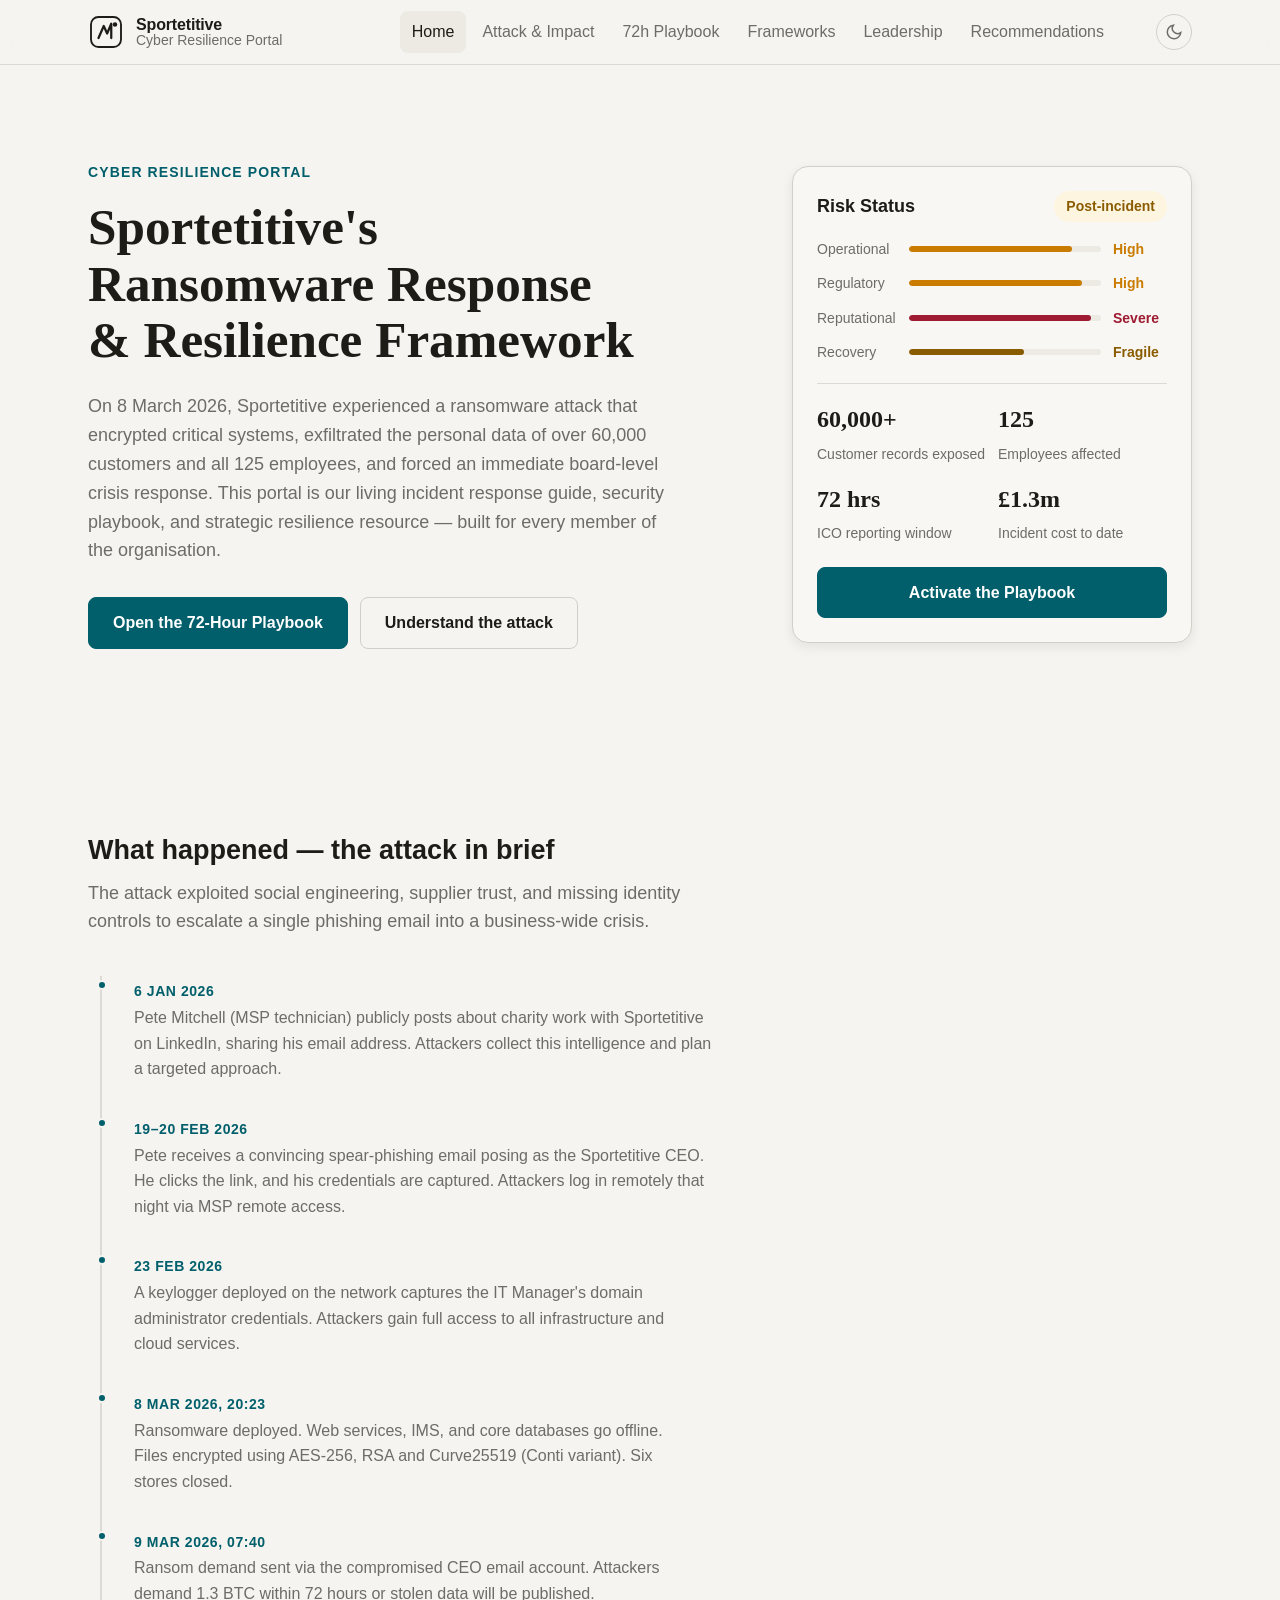
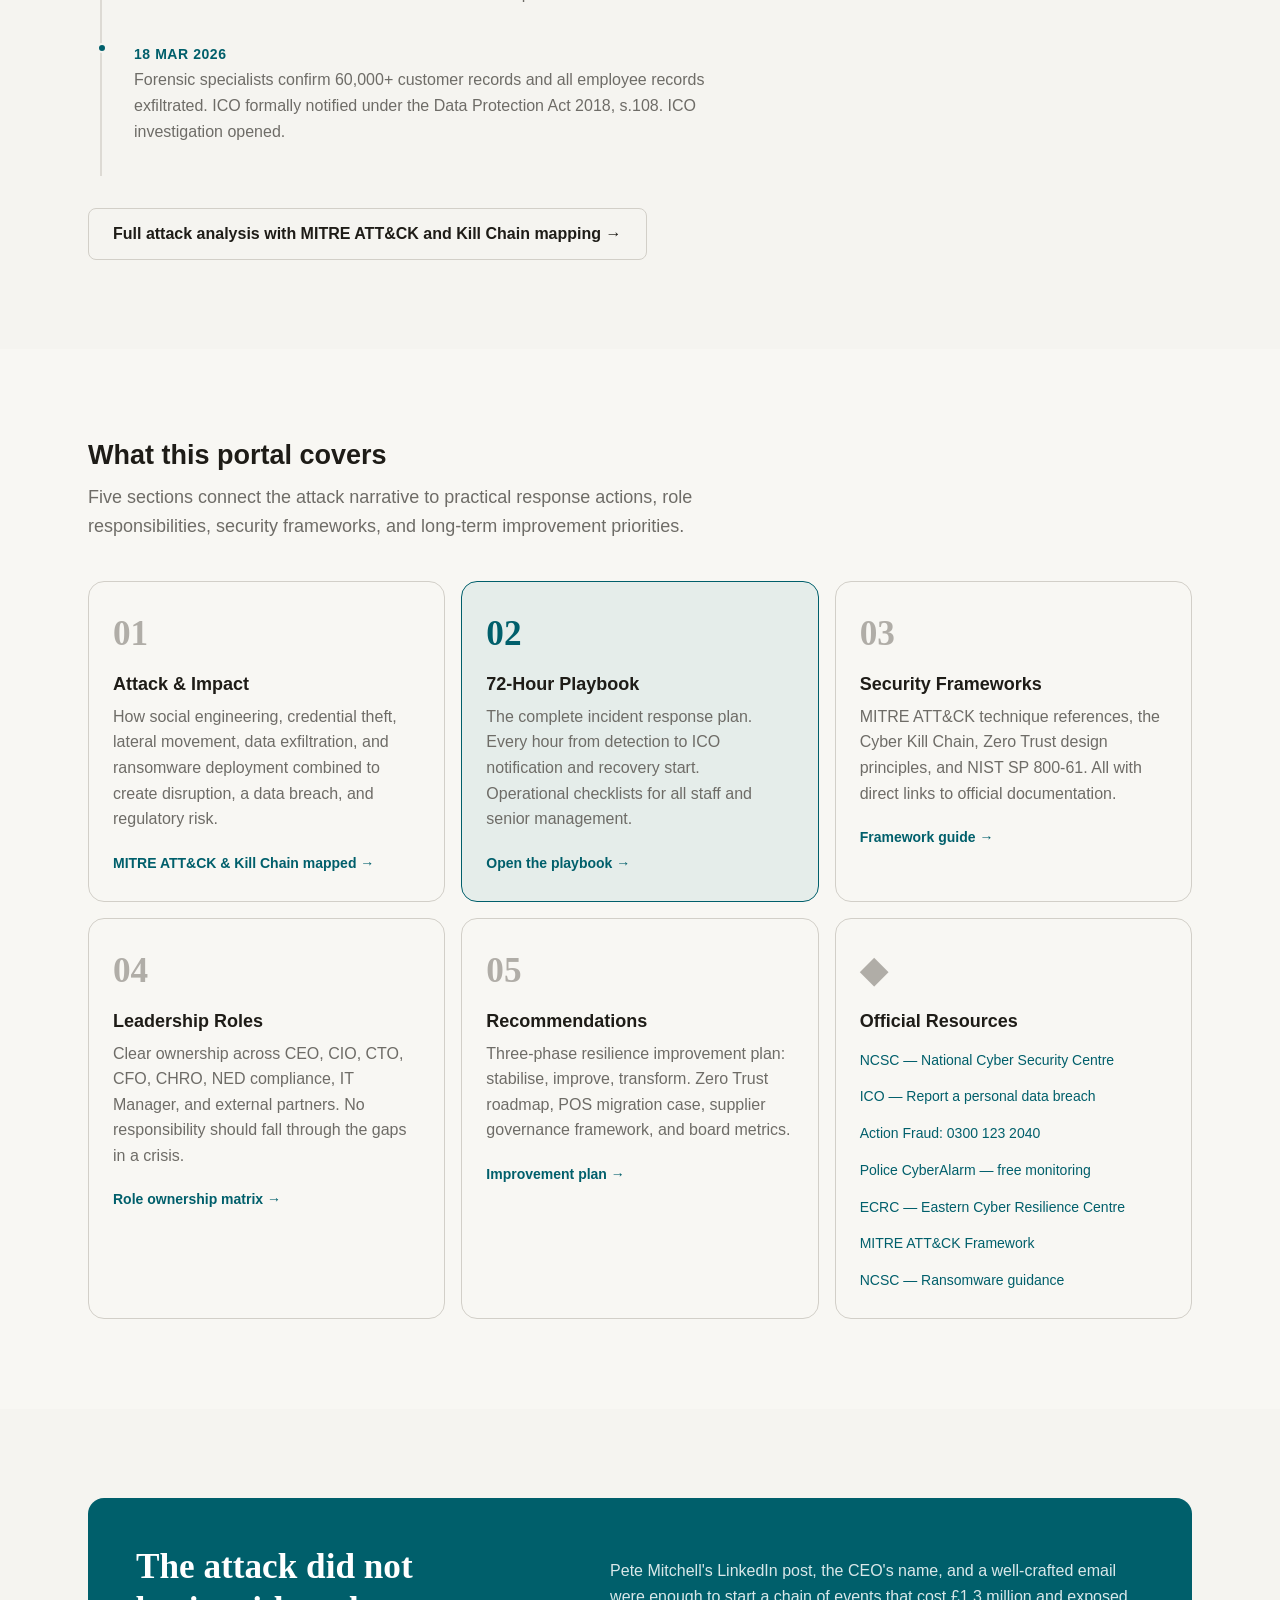
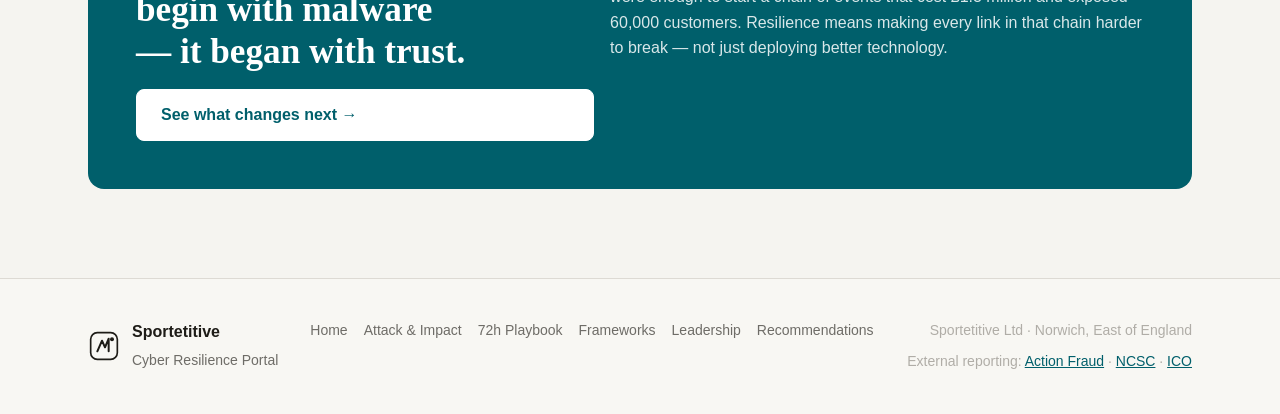
<file: index.html>
<!DOCTYPE html>
<html lang="en">
<head>
  <meta charset="UTF-8"/>
  <meta name="viewport" content="width=device-width, initial-scale=1.0"/>
  <link rel="preconnect" href="https://api.fontshare.com"/>
  <link rel="stylesheet" href="./base.css"/>
  <link rel="stylesheet" href="./style.css"/>
  <script defer src="./app.js"></script>
  <title>Home | Sportetitive Cyber Resilience Portal</title>
</head>
<body>
  <a class="skip-link" href="#main">Skip to main content</a>
  <header class="site-header">
    <div class="header-inner">
      <a class="brand" href="./index.html">
        <svg class="brand-mark" viewBox="0 0 48 48" fill="none" aria-hidden="true"><rect x="4" y="4" width="40" height="40" rx="10" stroke="currentColor" stroke-width="2.5"/><path d="M14 32 L21 16 L25.5 26 L31 13 L31 32" stroke="currentColor" stroke-width="3" stroke-linecap="round" stroke-linejoin="round" fill="none"/><circle cx="36" cy="14" r="3" fill="currentColor"/></svg>
        <span class="brand-name"><strong>Sportetitive</strong><span>Cyber Resilience Portal</span></span>
      </a>
      <nav class="site-nav" id="site-nav" aria-label="Primary">
        <a href="./index.html" aria-current=page>Home</a>
        <a href="./attack-impact.html">Attack &amp; Impact</a>
        <a href="./incident-response.html">72h Playbook</a>
        <a href="./frameworks.html">Frameworks</a>
        <a href="./leadership-roles.html">Leadership</a>
        <a href="./recommendations.html">Recommendations</a>
      </nav>
      <div class="header-actions">
        <button class="theme-toggle" type="button" data-theme-toggle aria-label="Toggle dark mode"></button>
        <button class="nav-toggle" type="button" aria-expanded="false" aria-controls="site-nav" aria-label="Open menu">
          <svg width="22" height="22" viewBox="0 0 24 24" fill="none" stroke="currentColor" stroke-width="2" stroke-linecap="round"><line x1="3" y1="6" x2="21" y2="6"/><line x1="3" y1="12" x2="21" y2="12"/><line x1="3" y1="18" x2="21" y2="18"/></svg>
        </button>
      </div>
    </div>
  </header>
  <main id="main">

    <section class="hero">
      <div class="container hero-layout">
        <div class="hero-text reveal">
          <div class="eyebrow">Cyber Resilience Portal</div>
          <h1>Sportetitive&apos;s Ransomware Response &amp; Resilience Framework</h1>
          <p class="hero-copy">On 8 March 2026, Sportetitive experienced a ransomware attack that encrypted critical systems, exfiltrated the personal data of over 60,000 customers and all 125 employees, and forced an immediate board-level crisis response. This portal is our living incident response guide, security playbook, and strategic resilience resource — built for every member of the organisation.</p>
          <div class="hero-ctas">
            <a class="btn btn-primary" href="./incident-response.html">Open the 72-Hour Playbook</a>
            <a class="btn btn-ghost" href="./attack-impact.html">Understand the attack</a>
          </div>
        </div>
        <aside class="risk-card reveal" aria-label="Current risk status">
          <div class="risk-card-header">
            <h2>Risk Status</h2>
            <span class="badge badge-warning">Post-incident</span>
          </div>
          <div class="risk-bars">
            <div class="risk-row"><span>Operational</span><div class="rbar"><div class="rbar-fill high" style="width:85%"></div></div><strong class="high-text">High</strong></div>
            <div class="risk-row"><span>Regulatory</span><div class="rbar"><div class="rbar-fill high" style="width:90%"></div></div><strong class="high-text">High</strong></div>
            <div class="risk-row"><span>Reputational</span><div class="rbar"><div class="rbar-fill severe" style="width:95%"></div></div><strong class="severe-text">Severe</strong></div>
            <div class="risk-row"><span>Recovery</span><div class="rbar"><div class="rbar-fill medium" style="width:60%"></div></div><strong class="medium-text">Fragile</strong></div>
          </div>
          <div class="risk-stats">
            <div class="rstat"><strong>60,000+</strong><span>Customer records exposed</span></div>
            <div class="rstat"><strong>125</strong><span>Employees affected</span></div>
            <div class="rstat"><strong>72 hrs</strong><span>ICO reporting window</span></div>
            <div class="rstat"><strong>&pound;1.3m</strong><span>Incident cost to date</span></div>
          </div>
          <a class="btn btn-primary btn-full" href="./incident-response.html">Activate the Playbook</a>
        </aside>
      </div>
    </section>

    <section class="section">
      <div class="container">
        <div class="section-header reveal">
          <h2>What happened &mdash; the attack in brief</h2>
          <p>The attack exploited social engineering, supplier trust, and missing identity controls to escalate a single phishing email into a business-wide crisis.</p>
        </div>
        <div class="timeline-compact reveal">
          <div class="tc-item"><span class="tc-date">6 Jan 2026</span><p>Pete Mitchell (MSP technician) publicly posts about charity work with Sportetitive on LinkedIn, sharing his email address. Attackers collect this intelligence and plan a targeted approach.</p></div>
          <div class="tc-item"><span class="tc-date">19&ndash;20 Feb 2026</span><p>Pete receives a convincing spear-phishing email posing as the Sportetitive CEO. He clicks the link, and his credentials are captured. Attackers log in remotely that night via MSP remote access.</p></div>
          <div class="tc-item"><span class="tc-date">23 Feb 2026</span><p>A keylogger deployed on the network captures the IT Manager&apos;s domain administrator credentials. Attackers gain full access to all infrastructure and cloud services.</p></div>
          <div class="tc-item"><span class="tc-date">8 Mar 2026, 20:23</span><p>Ransomware deployed. Web services, IMS, and core databases go offline. Files encrypted using AES-256, RSA and Curve25519 (Conti variant). Six stores closed.</p></div>
          <div class="tc-item"><span class="tc-date">9 Mar 2026, 07:40</span><p>Ransom demand sent via the compromised CEO email account. Attackers demand 1.3 BTC within 72 hours or stolen data will be published.</p></div>
          <div class="tc-item"><span class="tc-date">18 Mar 2026</span><p>Forensic specialists confirm 60,000+ customer records and all employee records exfiltrated. ICO formally notified under the Data Protection Act 2018, s.108. ICO investigation opened.</p></div>
        </div>
        <div class="cta-row reveal">
          <a class="btn btn-ghost" href="./attack-impact.html">Full attack analysis with MITRE ATT&amp;CK and Kill Chain mapping &rarr;</a>
        </div>
      </div>
    </section>

    <section class="section section-alt">
      <div class="container">
        <div class="section-header reveal">
          <h2>What this portal covers</h2>
          <p>Five sections connect the attack narrative to practical response actions, role responsibilities, security frameworks, and long-term improvement priorities.</p>
        </div>
        <div class="page-grid reveal">
          <a class="page-tile" href="./attack-impact.html">
            <div class="page-tile-num">01</div>
            <h3>Attack &amp; Impact</h3>
            <p>How social engineering, credential theft, lateral movement, data exfiltration, and ransomware deployment combined to create disruption, a data breach, and regulatory risk.</p>
            <span class="tile-link">MITRE ATT&amp;CK &amp; Kill Chain mapped &rarr;</span>
          </a>
          <a class="page-tile highlight-tile" href="./incident-response.html">
            <div class="page-tile-num">02</div>
            <h3>72-Hour Playbook</h3>
            <p>The complete incident response plan. Every hour from detection to ICO notification and recovery start. Operational checklists for all staff and senior management.</p>
            <span class="tile-link">Open the playbook &rarr;</span>
          </a>
          <a class="page-tile" href="./frameworks.html">
            <div class="page-tile-num">03</div>
            <h3>Security Frameworks</h3>
            <p>MITRE ATT&amp;CK technique references, the Cyber Kill Chain, Zero Trust design principles, and NIST SP 800-61. All with direct links to official documentation.</p>
            <span class="tile-link">Framework guide &rarr;</span>
          </a>
          <a class="page-tile" href="./leadership-roles.html">
            <div class="page-tile-num">04</div>
            <h3>Leadership Roles</h3>
            <p>Clear ownership across CEO, CIO, CTO, CFO, CHRO, NED compliance, IT Manager, and external partners. No responsibility should fall through the gaps in a crisis.</p>
            <span class="tile-link">Role ownership matrix &rarr;</span>
          </a>
          <a class="page-tile" href="./recommendations.html">
            <div class="page-tile-num">05</div>
            <h3>Recommendations</h3>
            <p>Three-phase resilience improvement plan: stabilise, improve, transform. Zero Trust roadmap, POS migration case, supplier governance framework, and board metrics.</p>
            <span class="tile-link">Improvement plan &rarr;</span>
          </a>
          <div class="page-tile page-tile-resources">
            <div class="page-tile-num">&#9670;</div>
            <h3>Official Resources</h3>
            <ul class="resource-links">
              <li><a href="https://www.ncsc.gov.uk" target="_blank" rel="noopener noreferrer">NCSC &mdash; National Cyber Security Centre</a></li>
              <li><a href="https://ico.org.uk/for-organisations/report-a-breach/personal-data-breach/" target="_blank" rel="noopener noreferrer">ICO &mdash; Report a personal data breach</a></li>
              <li><a href="https://www.actionfraud.police.uk" target="_blank" rel="noopener noreferrer">Action Fraud: 0300 123 2040</a></li>
              <li><a href="https://www.cyberalarm.police.uk" target="_blank" rel="noopener noreferrer">Police CyberAlarm &mdash; free monitoring</a></li>
              <li><a href="https://www.ecrcentre.co.uk" target="_blank" rel="noopener noreferrer">ECRC &mdash; Eastern Cyber Resilience Centre</a></li>
              <li><a href="https://attack.mitre.org" target="_blank" rel="noopener noreferrer">MITRE ATT&amp;CK Framework</a></li>
              <li><a href="https://www.ncsc.gov.uk/guidance/mitigating-malware-and-ransomware-attacks" target="_blank" rel="noopener noreferrer">NCSC &mdash; Ransomware guidance</a></li>
            </ul>
          </div>
        </div>
      </div>
    </section>

    <section class="section">
      <div class="container reveal">
        <div class="callout">
          <h2>The attack did not begin with malware &mdash; it began with trust.</h2>
          <p>Pete Mitchell&apos;s LinkedIn post, the CEO&apos;s name, and a well-crafted email were enough to start a chain of events that cost &pound;1.3 million and exposed 60,000 customers. Resilience means making every link in that chain harder to break &mdash; not just deploying better technology.</p>
          <a class="btn btn-primary" href="./recommendations.html">See what changes next &rarr;</a>
        </div>
      </div>
    </section>

  </main>
  <footer class="site-footer">
    <div class="container footer-inner">
      <div class="footer-brand">
        <svg class="brand-mark" viewBox="0 0 48 48" fill="none" aria-hidden="true"><rect x="4" y="4" width="40" height="40" rx="10" stroke="currentColor" stroke-width="2.5"/><path d="M14 32 L21 16 L25.5 26 L31 13 L31 32" stroke="currentColor" stroke-width="3" stroke-linecap="round" stroke-linejoin="round" fill="none"/><circle cx="36" cy="14" r="3" fill="currentColor"/></svg>
        <div><strong>Sportetitive</strong><span>Cyber Resilience Portal</span></div>
      </div>
      <nav class="footer-links" aria-label="Footer">
        <a href="./index.html">Home</a>
        <a href="./attack-impact.html">Attack &amp; Impact</a>
        <a href="./incident-response.html">72h Playbook</a>
        <a href="./frameworks.html">Frameworks</a>
        <a href="./leadership-roles.html">Leadership</a>
        <a href="./recommendations.html">Recommendations</a>
      </nav>
      <div class="footer-legal">
        <span>Sportetitive Ltd &middot; Norwich, East of England</span>
        <span>External reporting: <a href="https://www.actionfraud.police.uk" target="_blank" rel="noopener noreferrer">Action Fraud</a> &middot; <a href="https://report.ncsc.gov.uk" target="_blank" rel="noopener noreferrer">NCSC</a> &middot; <a href="https://ico.org.uk/for-organisations/report-a-breach/personal-data-breach/" target="_blank" rel="noopener noreferrer">ICO</a></span>
      </div>
    </div>
  </footer>
</body>
</html>
</file>
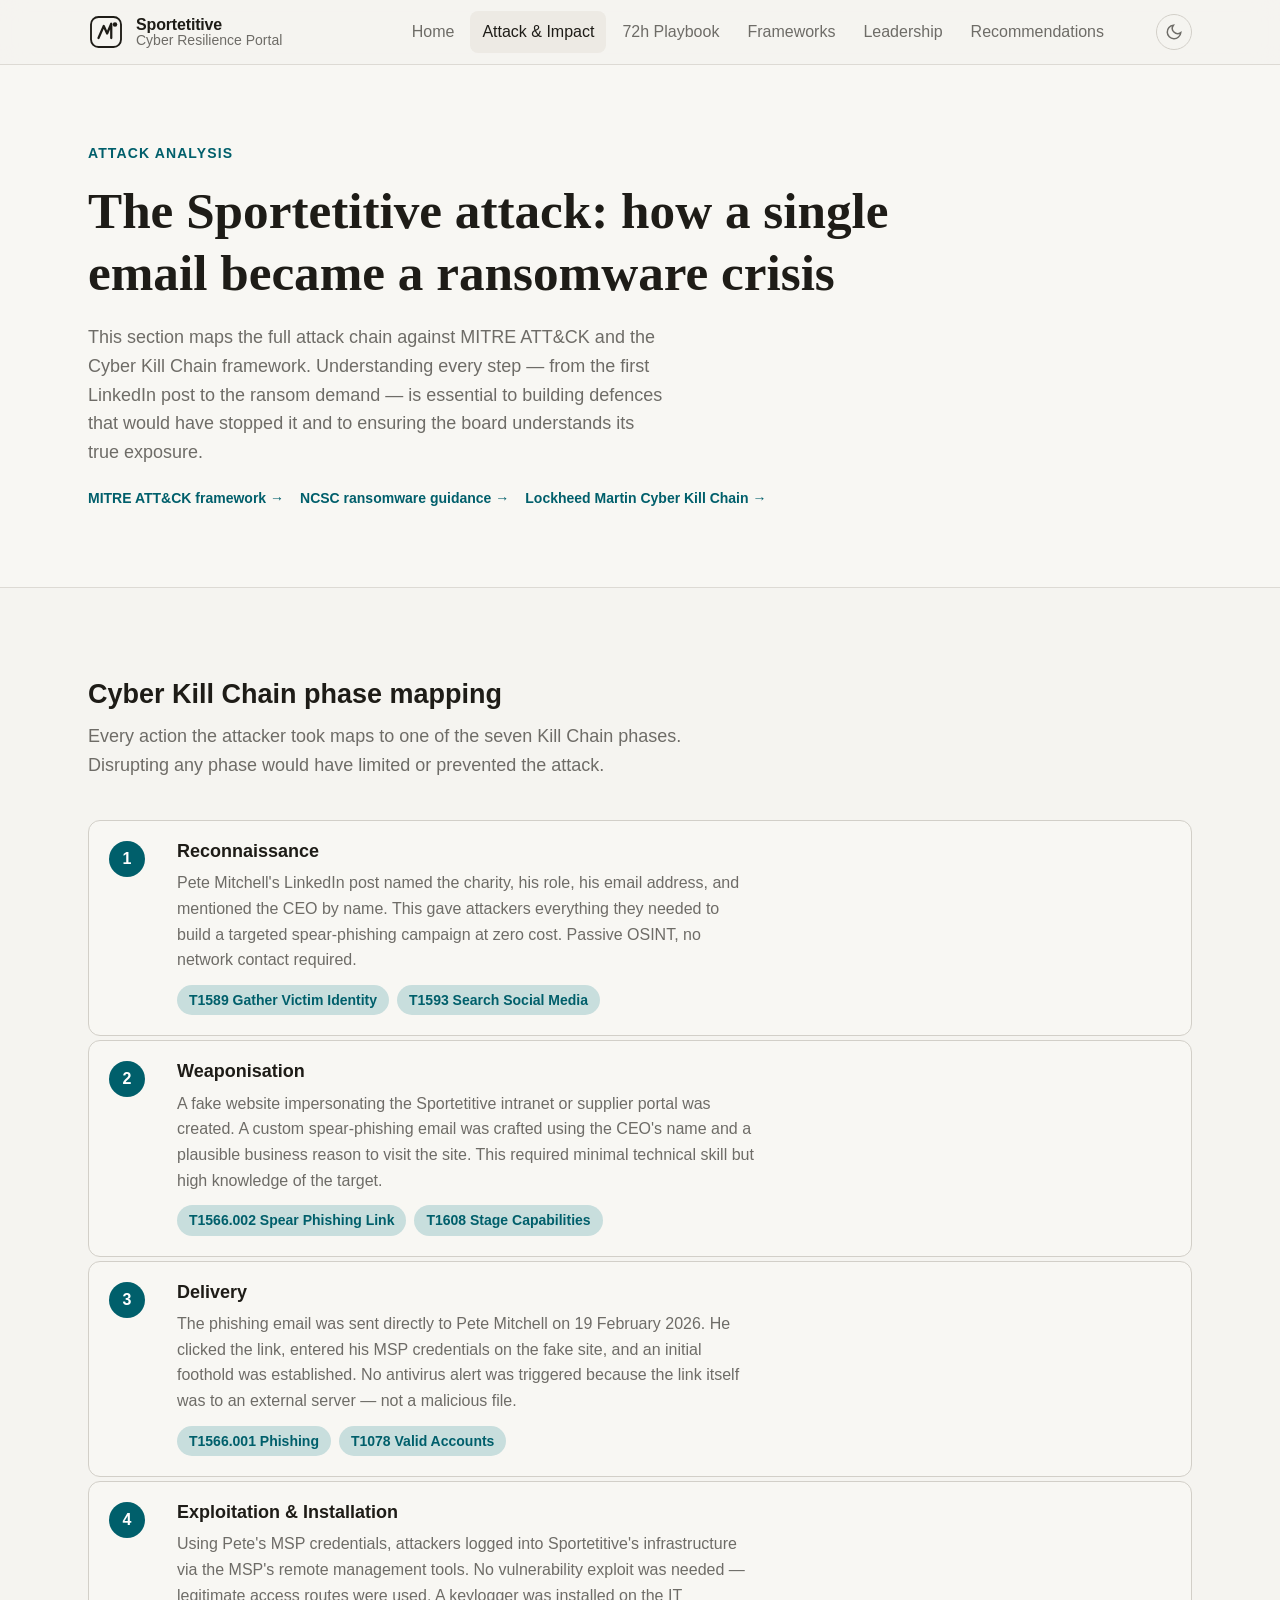
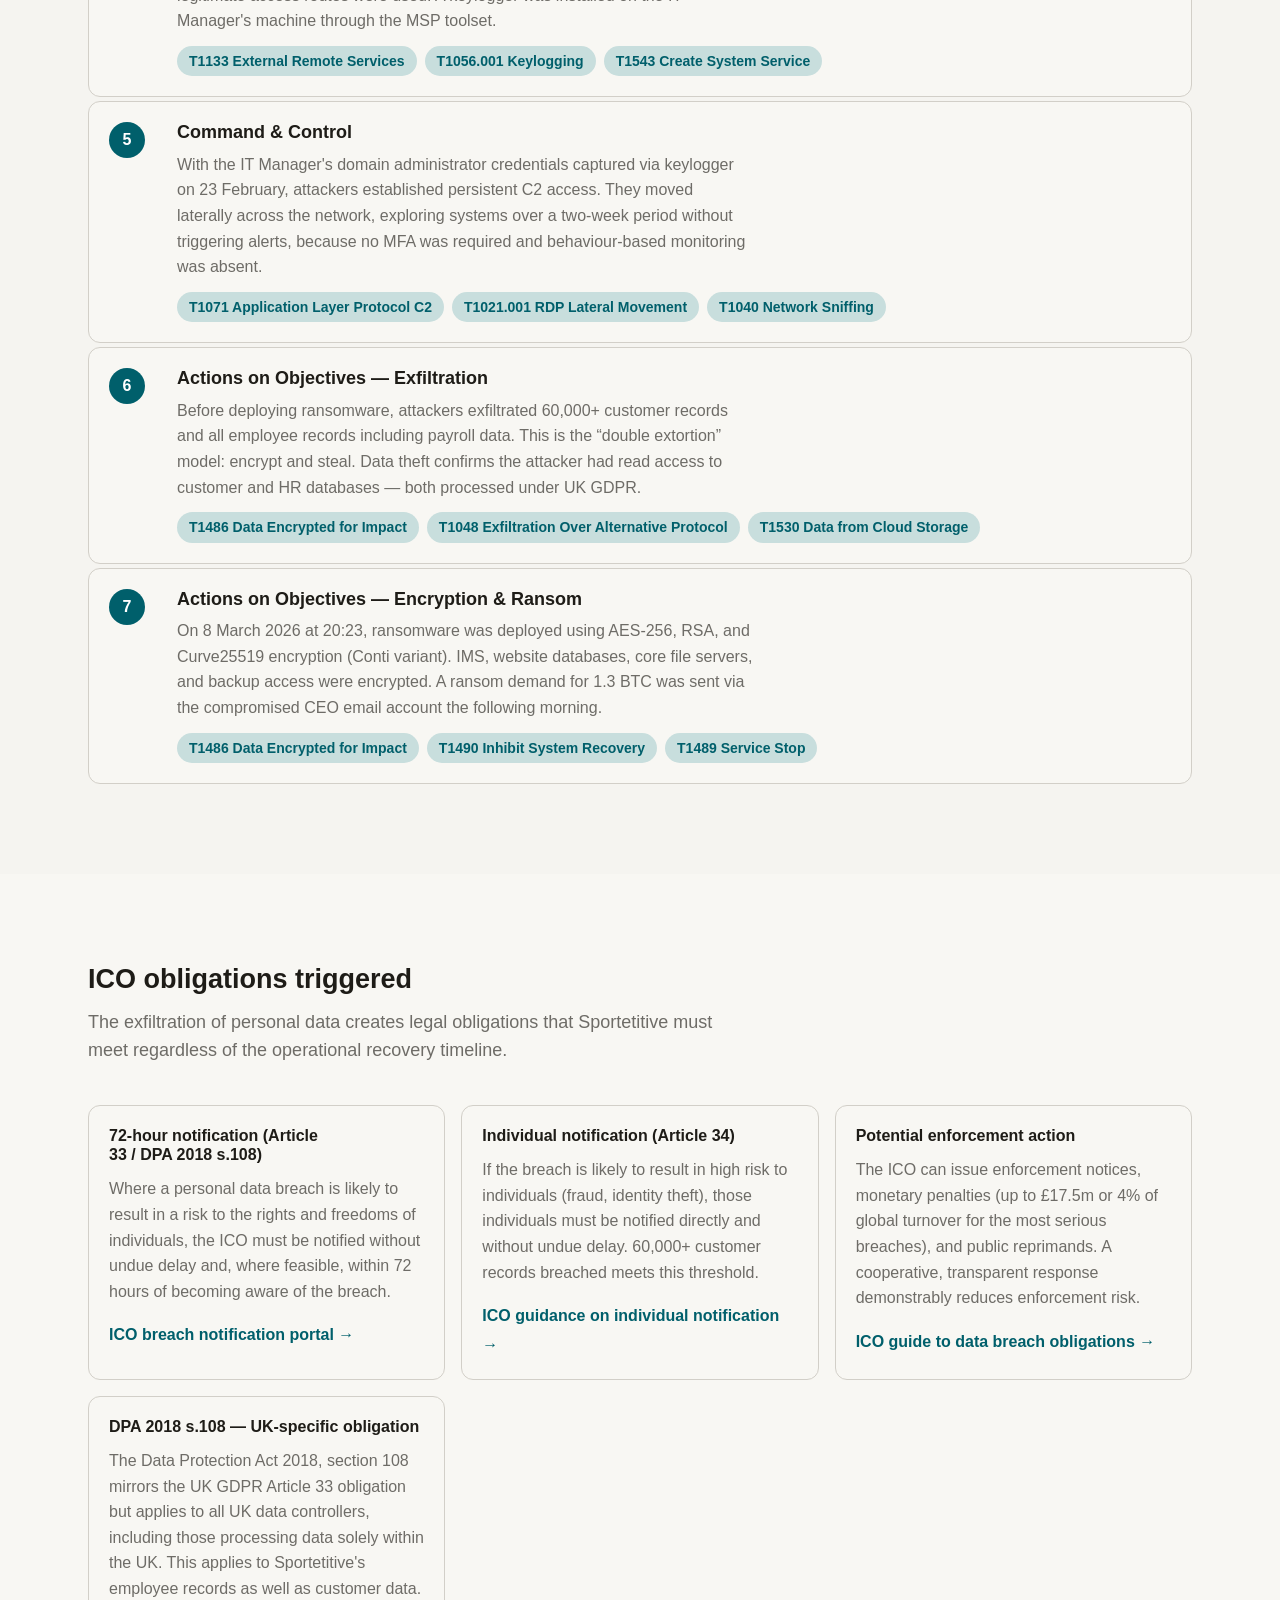
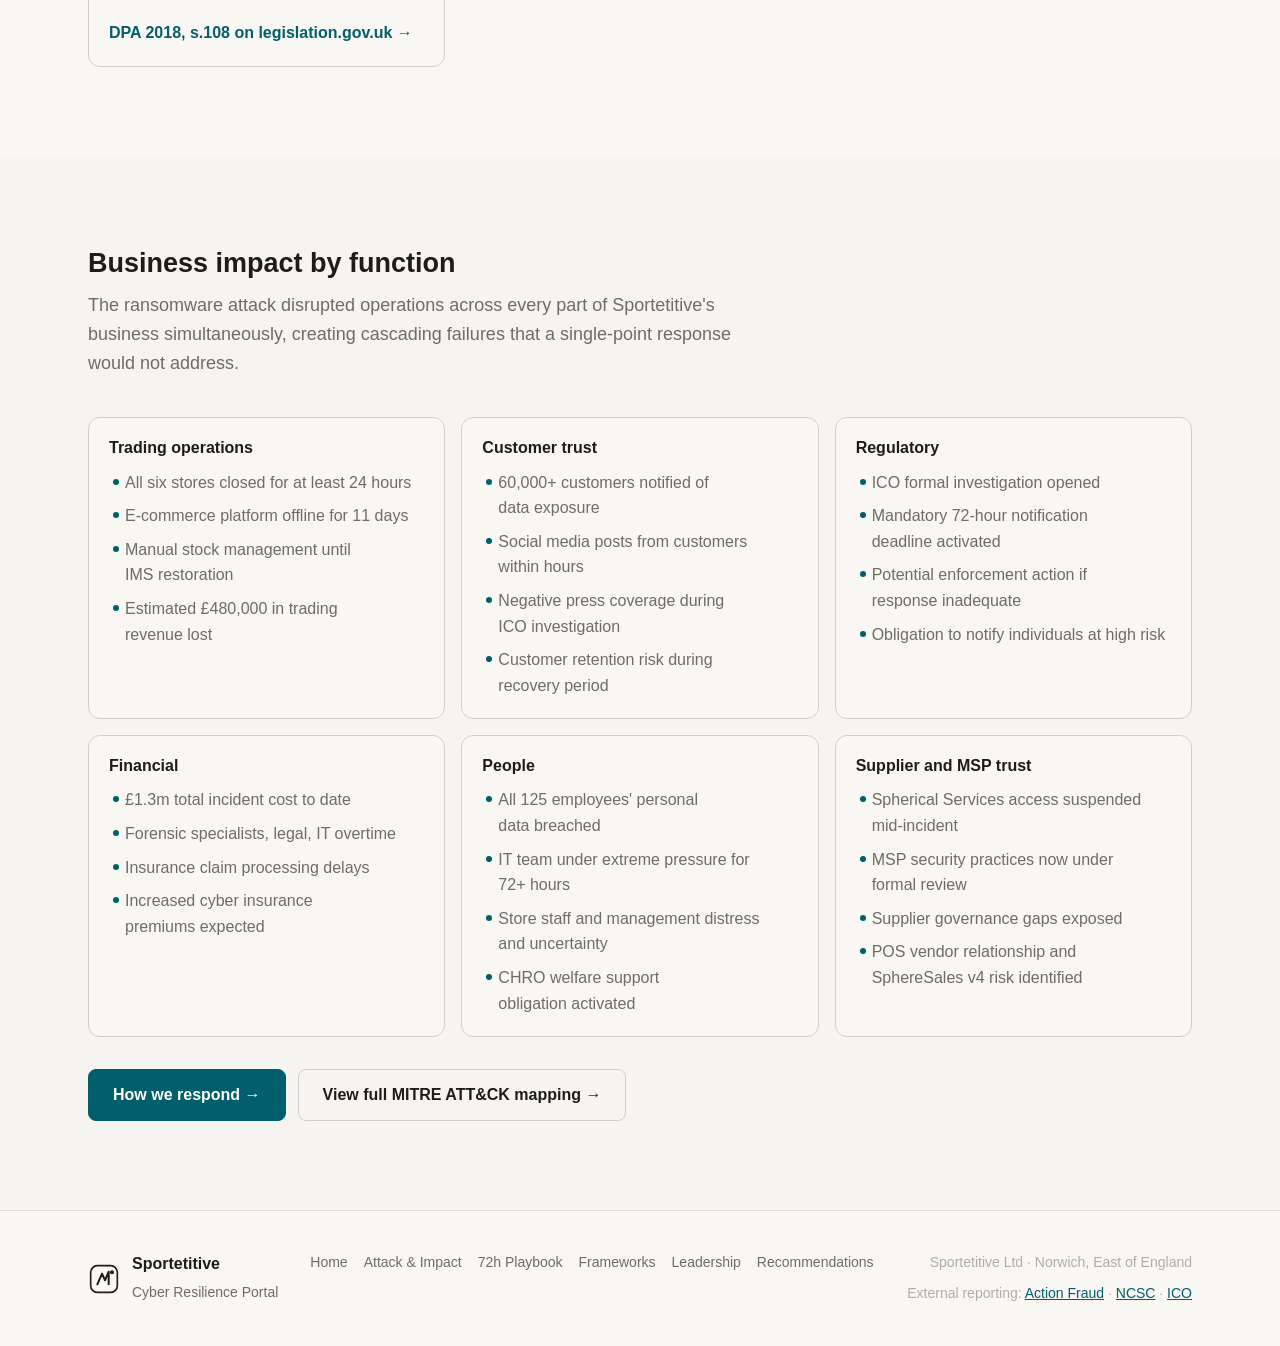
<file: attack-impact.html>
<!DOCTYPE html>
<html lang="en">
<head>
  <meta charset="UTF-8"/>
  <meta name="viewport" content="width=device-width, initial-scale=1.0"/>
  <link rel="preconnect" href="https://api.fontshare.com"/>
  <link rel="stylesheet" href="./base.css"/>
  <link rel="stylesheet" href="./style.css"/>
  <script defer src="./app.js"></script>
  <title>Attack & Impact | Sportetitive Cyber Resilience Portal</title>
</head>
<body>
  <a class="skip-link" href="#main">Skip to main content</a>
  <header class="site-header">
    <div class="header-inner">
      <a class="brand" href="./index.html">
        <svg class="brand-mark" viewBox="0 0 48 48" fill="none" aria-hidden="true"><rect x="4" y="4" width="40" height="40" rx="10" stroke="currentColor" stroke-width="2.5"/><path d="M14 32 L21 16 L25.5 26 L31 13 L31 32" stroke="currentColor" stroke-width="3" stroke-linecap="round" stroke-linejoin="round" fill="none"/><circle cx="36" cy="14" r="3" fill="currentColor"/></svg>
        <span class="brand-name"><strong>Sportetitive</strong><span>Cyber Resilience Portal</span></span>
      </a>
      <nav class="site-nav" id="site-nav" aria-label="Primary">
        <a href="./index.html">Home</a>
        <a href="./attack-impact.html" aria-current=page>Attack &amp; Impact</a>
        <a href="./incident-response.html">72h Playbook</a>
        <a href="./frameworks.html">Frameworks</a>
        <a href="./leadership-roles.html">Leadership</a>
        <a href="./recommendations.html">Recommendations</a>
      </nav>
      <div class="header-actions">
        <button class="theme-toggle" type="button" data-theme-toggle aria-label="Toggle dark mode"></button>
        <button class="nav-toggle" type="button" aria-expanded="false" aria-controls="site-nav" aria-label="Open menu">
          <svg width="22" height="22" viewBox="0 0 24 24" fill="none" stroke="currentColor" stroke-width="2" stroke-linecap="round"><line x1="3" y1="6" x2="21" y2="6"/><line x1="3" y1="12" x2="21" y2="12"/><line x1="3" y1="18" x2="21" y2="18"/></svg>
        </button>
      </div>
    </div>
  </header>
  <main id="main">

    <section class="page-hero">
      <div class="container">
        <div class="eyebrow">Attack Analysis</div>
        <h1>The Sportetitive attack: how a single email became a ransomware crisis</h1>
        <p class="page-hero-copy">This section maps the full attack chain against MITRE ATT&amp;CK and the Cyber Kill Chain framework. Understanding every step &mdash; from the first LinkedIn post to the ransom demand &mdash; is essential to building defences that would have stopped it and to ensuring the board understands its true exposure.</p>
        <div class="hero-refs">
          <a href="https://attack.mitre.org" target="_blank" rel="noopener noreferrer">MITRE ATT&amp;CK framework &rarr;</a>
          <a href="https://www.ncsc.gov.uk/guidance/mitigating-malware-and-ransomware-attacks" target="_blank" rel="noopener noreferrer">NCSC ransomware guidance &rarr;</a>
          <a href="https://www.lockheedmartin.com/en-us/capabilities/cyber/cyber-kill-chain.html" target="_blank" rel="noopener noreferrer">Lockheed Martin Cyber Kill Chain &rarr;</a>
        </div>
      </div>
    </section>

    <section class="section">
      <div class="container">
        <div class="section-header reveal">
          <h2>Cyber Kill Chain phase mapping</h2>
          <p>Every action the attacker took maps to one of the seven Kill Chain phases. Disrupting any phase would have limited or prevented the attack.</p>
        </div>
        <div class="kc-chain reveal">
          <div class="kc-item">
            <div class="kc-num">1</div>
            <div class="kc-content">
              <h3>Reconnaissance</h3>
              <p>Pete Mitchell&apos;s LinkedIn post named the charity, his role, his email address, and mentioned the CEO by name. This gave attackers everything they needed to build a targeted spear-phishing campaign at zero cost. Passive OSINT, no network contact required.</p>
              <div class="mitre-tags"><a href="https://attack.mitre.org/techniques/T1589/" target="_blank" rel="noopener noreferrer">T1589 Gather Victim Identity</a><a href="https://attack.mitre.org/techniques/T1593/" target="_blank" rel="noopener noreferrer">T1593 Search Social Media</a></div>
            </div>
          </div>
          <div class="kc-item">
            <div class="kc-num">2</div>
            <div class="kc-content">
              <h3>Weaponisation</h3>
              <p>A fake website impersonating the Sportetitive intranet or supplier portal was created. A custom spear-phishing email was crafted using the CEO&apos;s name and a plausible business reason to visit the site. This required minimal technical skill but high knowledge of the target.</p>
              <div class="mitre-tags"><a href="https://attack.mitre.org/techniques/T1566/002/" target="_blank" rel="noopener noreferrer">T1566.002 Spear Phishing Link</a><a href="https://attack.mitre.org/techniques/T1608/" target="_blank" rel="noopener noreferrer">T1608 Stage Capabilities</a></div>
            </div>
          </div>
          <div class="kc-item">
            <div class="kc-num">3</div>
            <div class="kc-content">
              <h3>Delivery</h3>
              <p>The phishing email was sent directly to Pete Mitchell on 19 February 2026. He clicked the link, entered his MSP credentials on the fake site, and an initial foothold was established. No antivirus alert was triggered because the link itself was to an external server &mdash; not a malicious file.</p>
              <div class="mitre-tags"><a href="https://attack.mitre.org/techniques/T1566/001/" target="_blank" rel="noopener noreferrer">T1566.001 Phishing</a><a href="https://attack.mitre.org/techniques/T1078/" target="_blank" rel="noopener noreferrer">T1078 Valid Accounts</a></div>
            </div>
          </div>
          <div class="kc-item">
            <div class="kc-num">4</div>
            <div class="kc-content">
              <h3>Exploitation &amp; Installation</h3>
              <p>Using Pete&apos;s MSP credentials, attackers logged into Sportetitive&apos;s infrastructure via the MSP&apos;s remote management tools. No vulnerability exploit was needed &mdash; legitimate access routes were used. A keylogger was installed on the IT Manager&apos;s machine through the MSP toolset.</p>
              <div class="mitre-tags"><a href="https://attack.mitre.org/techniques/T1133/" target="_blank" rel="noopener noreferrer">T1133 External Remote Services</a><a href="https://attack.mitre.org/techniques/T1056/001/" target="_blank" rel="noopener noreferrer">T1056.001 Keylogging</a><a href="https://attack.mitre.org/techniques/T1543/" target="_blank" rel="noopener noreferrer">T1543 Create System Service</a></div>
            </div>
          </div>
          <div class="kc-item">
            <div class="kc-num">5</div>
            <div class="kc-content">
              <h3>Command &amp; Control</h3>
              <p>With the IT Manager&apos;s domain administrator credentials captured via keylogger on 23 February, attackers established persistent C2 access. They moved laterally across the network, exploring systems over a two-week period without triggering alerts, because no MFA was required and behaviour-based monitoring was absent.</p>
              <div class="mitre-tags"><a href="https://attack.mitre.org/techniques/T1071/" target="_blank" rel="noopener noreferrer">T1071 Application Layer Protocol C2</a><a href="https://attack.mitre.org/techniques/T1021/001/" target="_blank" rel="noopener noreferrer">T1021.001 RDP Lateral Movement</a><a href="https://attack.mitre.org/techniques/T1040/" target="_blank" rel="noopener noreferrer">T1040 Network Sniffing</a></div>
            </div>
          </div>
          <div class="kc-item">
            <div class="kc-num">6</div>
            <div class="kc-content">
              <h3>Actions on Objectives &mdash; Exfiltration</h3>
              <p>Before deploying ransomware, attackers exfiltrated 60,000+ customer records and all employee records including payroll data. This is the &ldquo;double extortion&rdquo; model: encrypt and steal. Data theft confirms the attacker had read access to customer and HR databases &mdash; both processed under UK GDPR.</p>
              <div class="mitre-tags"><a href="https://attack.mitre.org/techniques/T1486/" target="_blank" rel="noopener noreferrer">T1486 Data Encrypted for Impact</a><a href="https://attack.mitre.org/techniques/T1048/" target="_blank" rel="noopener noreferrer">T1048 Exfiltration Over Alternative Protocol</a><a href="https://attack.mitre.org/techniques/T1530/" target="_blank" rel="noopener noreferrer">T1530 Data from Cloud Storage</a></div>
            </div>
          </div>
          <div class="kc-item">
            <div class="kc-num">7</div>
            <div class="kc-content">
              <h3>Actions on Objectives &mdash; Encryption &amp; Ransom</h3>
              <p>On 8 March 2026 at 20:23, ransomware was deployed using AES-256, RSA, and Curve25519 encryption (Conti variant). IMS, website databases, core file servers, and backup access were encrypted. A ransom demand for 1.3 BTC was sent via the compromised CEO email account the following morning.</p>
              <div class="mitre-tags"><a href="https://attack.mitre.org/techniques/T1486/" target="_blank" rel="noopener noreferrer">T1486 Data Encrypted for Impact</a><a href="https://attack.mitre.org/techniques/T1490/" target="_blank" rel="noopener noreferrer">T1490 Inhibit System Recovery</a><a href="https://attack.mitre.org/techniques/T1489/" target="_blank" rel="noopener noreferrer">T1489 Service Stop</a></div>
            </div>
          </div>
        </div>
      </div>
    </section>

    <section class="section section-alt">
      <div class="container">
        <div class="section-header reveal">
          <h2>ICO obligations triggered</h2>
          <p>The exfiltration of personal data creates legal obligations that Sportetitive must meet regardless of the operational recovery timeline.</p>
        </div>
        <div class="ico-cards reveal">
          <div class="ico-card">
            <h3>72-hour notification (Article 33 / DPA 2018 s.108)</h3>
            <p>Where a personal data breach is likely to result in a risk to the rights and freedoms of individuals, the ICO must be notified without undue delay and, where feasible, within 72 hours of becoming aware of the breach.</p>
            <a href="https://ico.org.uk/for-organisations/report-a-breach/personal-data-breach/" target="_blank" rel="noopener noreferrer">ICO breach notification portal &rarr;</a>
          </div>
          <div class="ico-card">
            <h3>Individual notification (Article 34)</h3>
            <p>If the breach is likely to result in high risk to individuals (fraud, identity theft), those individuals must be notified directly and without undue delay. 60,000+ customer records breached meets this threshold.</p>
            <a href="https://ico.org.uk/for-organisations/uk-gdpr-guidance-and-resources/personal-data-breaches/personal-data-breaches-a-guide/" target="_blank" rel="noopener noreferrer">ICO guidance on individual notification &rarr;</a>
          </div>
          <div class="ico-card">
            <h3>Potential enforcement action</h3>
            <p>The ICO can issue enforcement notices, monetary penalties (up to &pound;17.5m or 4% of global turnover for the most serious breaches), and public reprimands. A cooperative, transparent response demonstrably reduces enforcement risk.</p>
            <a href="https://ico.org.uk/for-organisations/guide-to-data-protection/guide-to-the-general-data-protection-regulation-gdpr/personal-data-breaches/" target="_blank" rel="noopener noreferrer">ICO guide to data breach obligations &rarr;</a>
          </div>
          <div class="ico-card">
            <h3>DPA 2018 s.108 &mdash; UK-specific obligation</h3>
            <p>The Data Protection Act 2018, section 108 mirrors the UK GDPR Article 33 obligation but applies to all UK data controllers, including those processing data solely within the UK. This applies to Sportetitive&apos;s employee records as well as customer data.</p>
            <a href="https://www.legislation.gov.uk/ukpga/2018/12/section/108" target="_blank" rel="noopener noreferrer">DPA 2018, s.108 on legislation.gov.uk &rarr;</a>
          </div>
        </div>
      </div>
    </section>

    <section class="section">
      <div class="container">
        <div class="section-header reveal">
          <h2>Business impact by function</h2>
          <p>The ransomware attack disrupted operations across every part of Sportetitive&apos;s business simultaneously, creating cascading failures that a single-point response would not address.</p>
        </div>
        <div class="impact-grid reveal">
          <div class="impact-card"><h3>Trading operations</h3><ul><li>All six stores closed for at least 24 hours</li><li>E-commerce platform offline for 11 days</li><li>Manual stock management until IMS restoration</li><li>Estimated &pound;480,000 in trading revenue lost</li></ul></div>
          <div class="impact-card"><h3>Customer trust</h3><ul><li>60,000+ customers notified of data exposure</li><li>Social media posts from customers within hours</li><li>Negative press coverage during ICO investigation</li><li>Customer retention risk during recovery period</li></ul></div>
          <div class="impact-card"><h3>Regulatory</h3><ul><li>ICO formal investigation opened</li><li>Mandatory 72-hour notification deadline activated</li><li>Potential enforcement action if response inadequate</li><li>Obligation to notify individuals at high risk</li></ul></div>
          <div class="impact-card"><h3>Financial</h3><ul><li>&pound;1.3m total incident cost to date</li><li>Forensic specialists, legal, IT overtime</li><li>Insurance claim processing delays</li><li>Increased cyber insurance premiums expected</li></ul></div>
          <div class="impact-card"><h3>People</h3><ul><li>All 125 employees&apos; personal data breached</li><li>IT team under extreme pressure for 72+ hours</li><li>Store staff and management distress and uncertainty</li><li>CHRO welfare support obligation activated</li></ul></div>
          <div class="impact-card"><h3>Supplier and MSP trust</h3><ul><li>Spherical Services access suspended mid-incident</li><li>MSP security practices now under formal review</li><li>Supplier governance gaps exposed</li><li>POS vendor relationship and SphereSales v4 risk identified</li></ul></div>
        </div>
        <div class="cta-row reveal">
          <a class="btn btn-primary" href="./incident-response.html">How we respond &rarr;</a>
          <a class="btn btn-ghost" href="./frameworks.html">View full MITRE ATT&amp;CK mapping &rarr;</a>
        </div>
      </div>
    </section>

  </main>
  <footer class="site-footer">
    <div class="container footer-inner">
      <div class="footer-brand">
        <svg class="brand-mark" viewBox="0 0 48 48" fill="none" aria-hidden="true"><rect x="4" y="4" width="40" height="40" rx="10" stroke="currentColor" stroke-width="2.5"/><path d="M14 32 L21 16 L25.5 26 L31 13 L31 32" stroke="currentColor" stroke-width="3" stroke-linecap="round" stroke-linejoin="round" fill="none"/><circle cx="36" cy="14" r="3" fill="currentColor"/></svg>
        <div><strong>Sportetitive</strong><span>Cyber Resilience Portal</span></div>
      </div>
      <nav class="footer-links" aria-label="Footer">
        <a href="./index.html">Home</a>
        <a href="./attack-impact.html">Attack &amp; Impact</a>
        <a href="./incident-response.html">72h Playbook</a>
        <a href="./frameworks.html">Frameworks</a>
        <a href="./leadership-roles.html">Leadership</a>
        <a href="./recommendations.html">Recommendations</a>
      </nav>
      <div class="footer-legal">
        <span>Sportetitive Ltd &middot; Norwich, East of England</span>
        <span>External reporting: <a href="https://www.actionfraud.police.uk" target="_blank" rel="noopener noreferrer">Action Fraud</a> &middot; <a href="https://report.ncsc.gov.uk" target="_blank" rel="noopener noreferrer">NCSC</a> &middot; <a href="https://ico.org.uk/for-organisations/report-a-breach/personal-data-breach/" target="_blank" rel="noopener noreferrer">ICO</a></span>
      </div>
    </div>
  </footer>
</body>
</html>
</file>
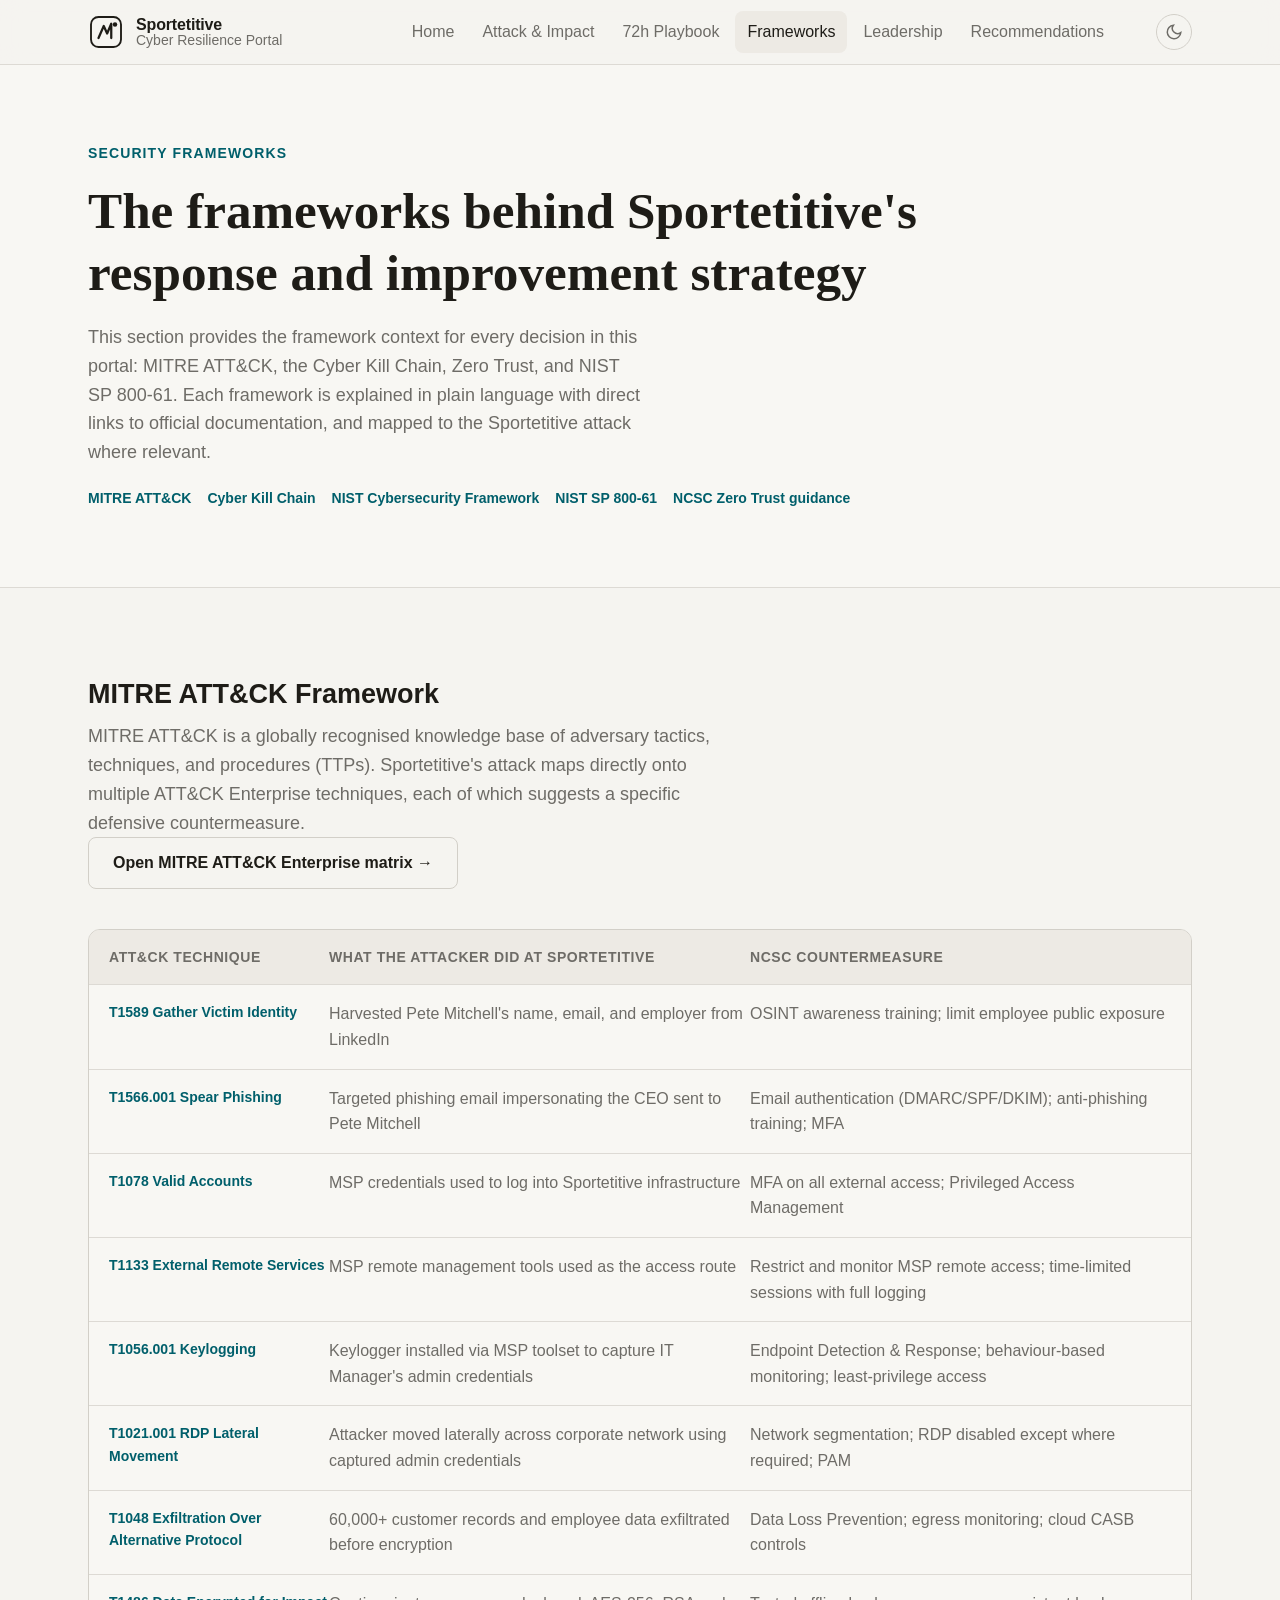
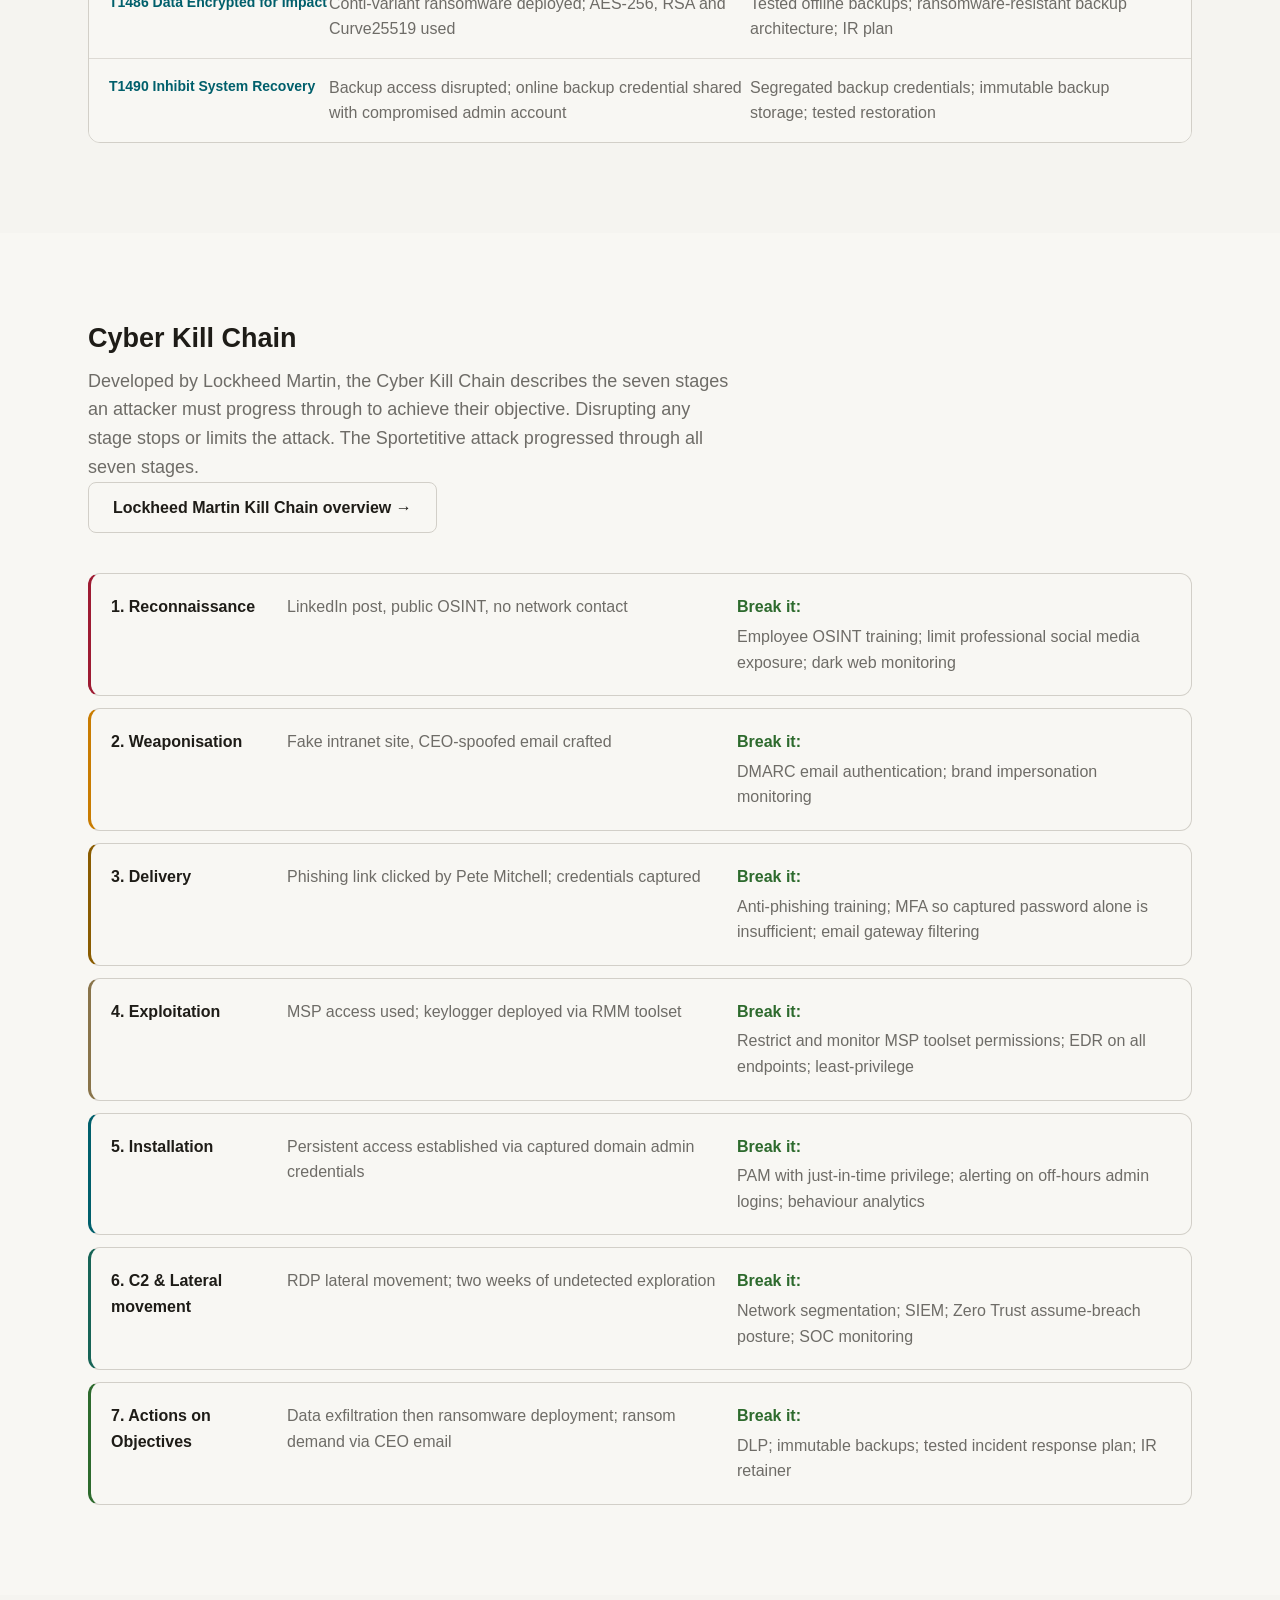
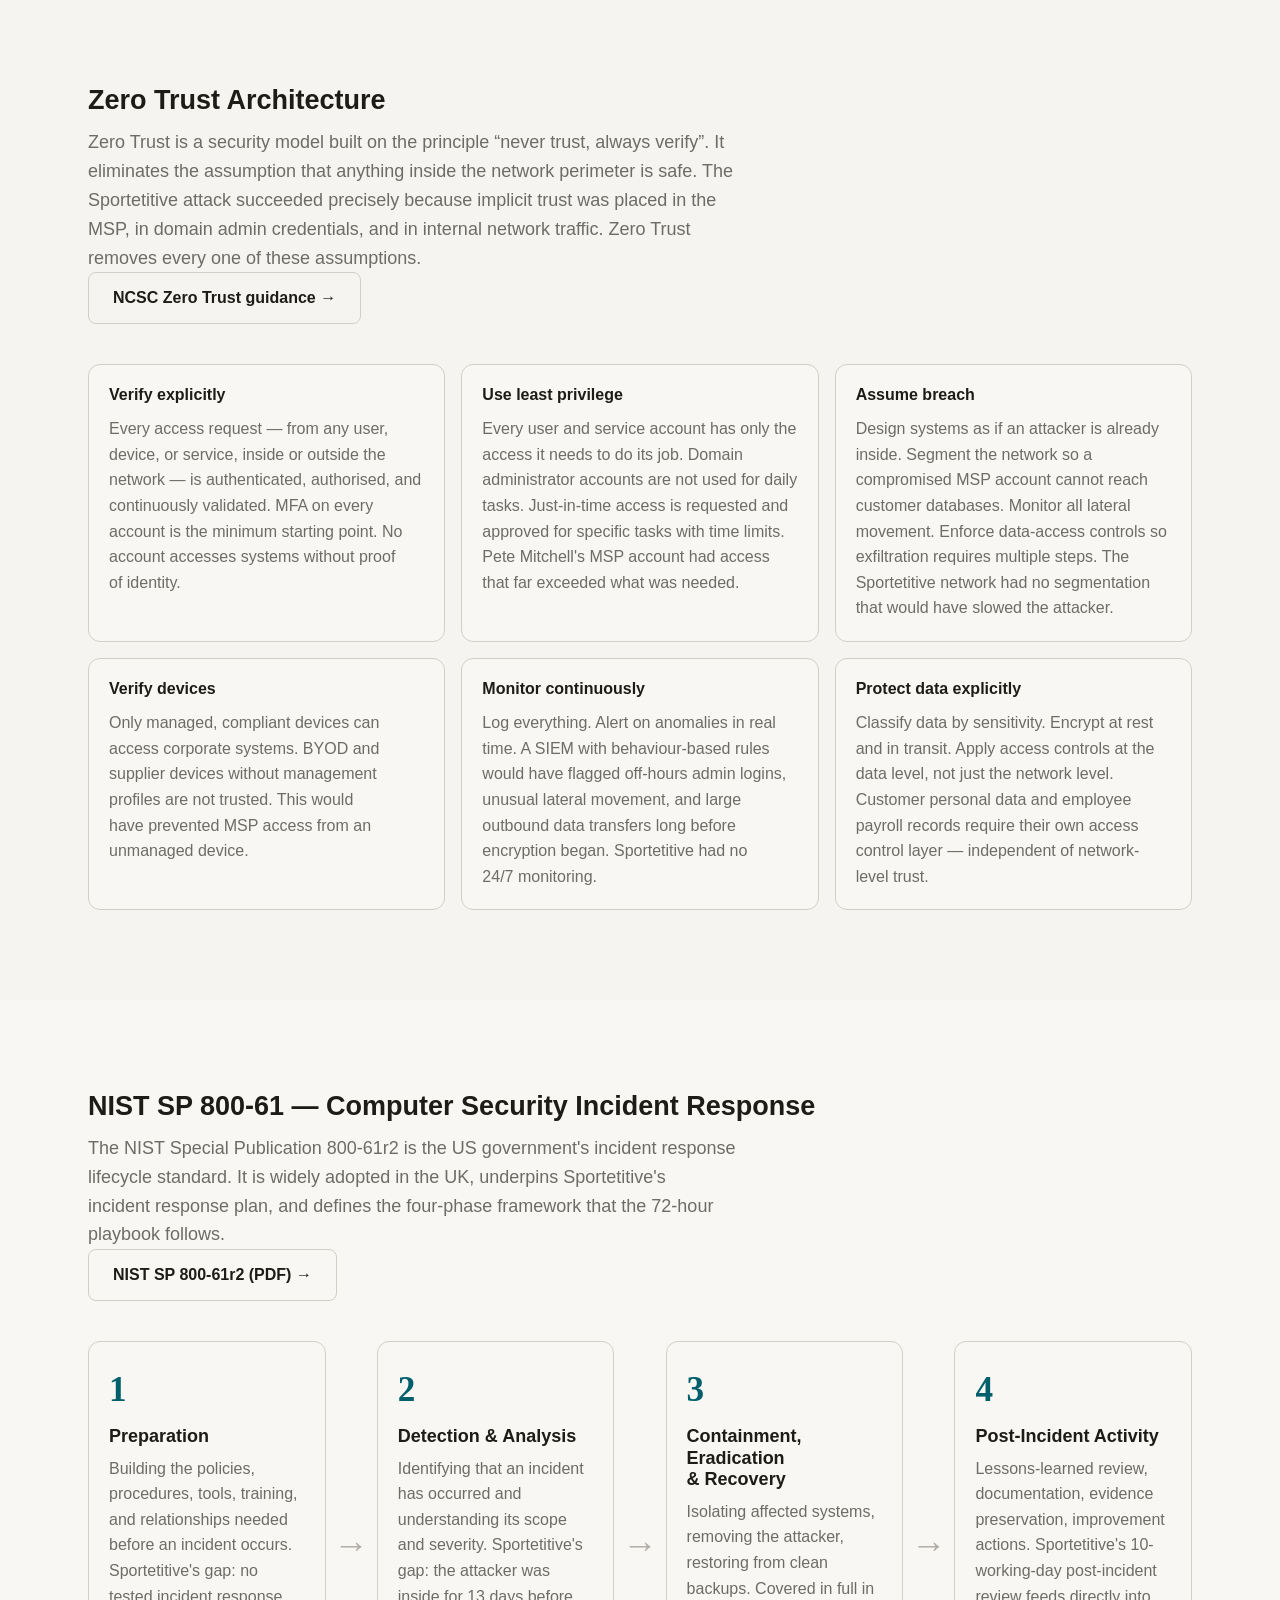
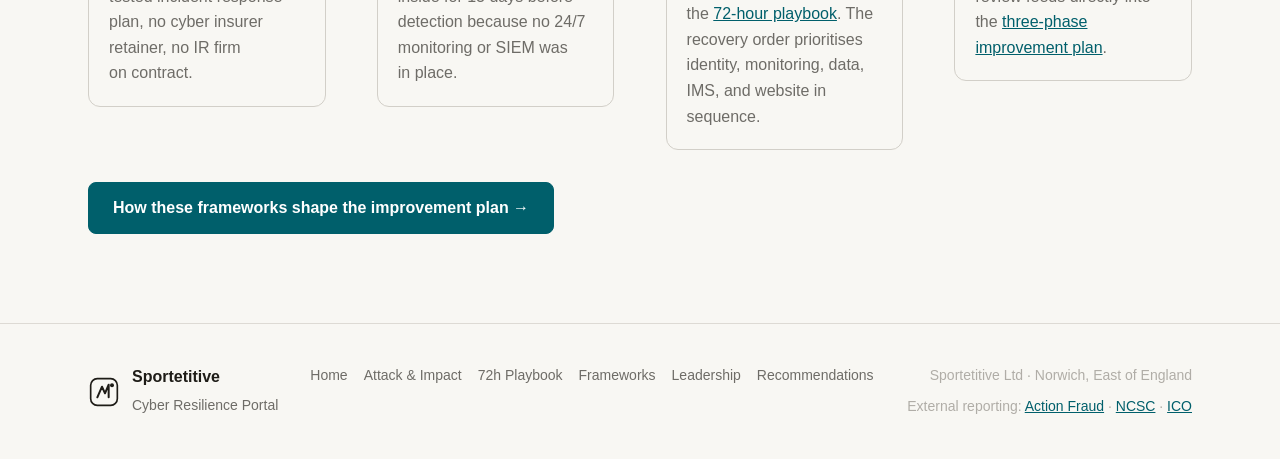
<file: frameworks.html>
<!DOCTYPE html>
<html lang="en">
<head>
  <meta charset="UTF-8"/>
  <meta name="viewport" content="width=device-width, initial-scale=1.0"/>
  <link rel="preconnect" href="https://api.fontshare.com"/>
  <link rel="stylesheet" href="./base.css"/>
  <link rel="stylesheet" href="./style.css"/>
  <script defer src="./app.js"></script>
  <title>Security Frameworks | Sportetitive Cyber Resilience Portal</title>
</head>
<body>
  <a class="skip-link" href="#main">Skip to main content</a>
  <header class="site-header">
    <div class="header-inner">
      <a class="brand" href="./index.html">
        <svg class="brand-mark" viewBox="0 0 48 48" fill="none" aria-hidden="true"><rect x="4" y="4" width="40" height="40" rx="10" stroke="currentColor" stroke-width="2.5"/><path d="M14 32 L21 16 L25.5 26 L31 13 L31 32" stroke="currentColor" stroke-width="3" stroke-linecap="round" stroke-linejoin="round" fill="none"/><circle cx="36" cy="14" r="3" fill="currentColor"/></svg>
        <span class="brand-name"><strong>Sportetitive</strong><span>Cyber Resilience Portal</span></span>
      </a>
      <nav class="site-nav" id="site-nav" aria-label="Primary">
        <a href="./index.html">Home</a>
        <a href="./attack-impact.html">Attack &amp; Impact</a>
        <a href="./incident-response.html">72h Playbook</a>
        <a href="./frameworks.html" aria-current=page>Frameworks</a>
        <a href="./leadership-roles.html">Leadership</a>
        <a href="./recommendations.html">Recommendations</a>
      </nav>
      <div class="header-actions">
        <button class="theme-toggle" type="button" data-theme-toggle aria-label="Toggle dark mode"></button>
        <button class="nav-toggle" type="button" aria-expanded="false" aria-controls="site-nav" aria-label="Open menu">
          <svg width="22" height="22" viewBox="0 0 24 24" fill="none" stroke="currentColor" stroke-width="2" stroke-linecap="round"><line x1="3" y1="6" x2="21" y2="6"/><line x1="3" y1="12" x2="21" y2="12"/><line x1="3" y1="18" x2="21" y2="18"/></svg>
        </button>
      </div>
    </div>
  </header>
  <main id="main">

    <section class="page-hero">
      <div class="container">
        <div class="eyebrow">Security Frameworks</div>
        <h1>The frameworks behind Sportetitive&apos;s response and improvement strategy</h1>
        <p class="page-hero-copy">This section provides the framework context for every decision in this portal: MITRE ATT&amp;CK, the Cyber Kill Chain, Zero Trust, and NIST SP 800-61. Each framework is explained in plain language with direct links to official documentation, and mapped to the Sportetitive attack where relevant.</p>
        <div class="hero-refs">
          <a href="https://attack.mitre.org" target="_blank" rel="noopener noreferrer">MITRE ATT&amp;CK</a>
          <a href="https://www.lockheedmartin.com/en-us/capabilities/cyber/cyber-kill-chain.html" target="_blank" rel="noopener noreferrer">Cyber Kill Chain</a>
          <a href="https://www.nist.gov/cyberframework" target="_blank" rel="noopener noreferrer">NIST Cybersecurity Framework</a>
          <a href="https://nvlpubs.nist.gov/nistpubs/SpecialPublications/NIST.SP.800-61r2.pdf" target="_blank" rel="noopener noreferrer">NIST SP 800-61</a>
          <a href="https://www.ncsc.gov.uk/guidance/zero-trust-architecture" target="_blank" rel="noopener noreferrer">NCSC Zero Trust guidance</a>
        </div>
      </div>
    </section>

    <section class="section">
      <div class="container">
        <div class="section-header reveal">
          <h2>MITRE ATT&amp;CK Framework</h2>
          <p>MITRE ATT&amp;CK is a globally recognised knowledge base of adversary tactics, techniques, and procedures (TTPs). Sportetitive&apos;s attack maps directly onto multiple ATT&amp;CK Enterprise techniques, each of which suggests a specific defensive countermeasure.</p>
          <a class="btn btn-ghost" href="https://attack.mitre.org" target="_blank" rel="noopener noreferrer">Open MITRE ATT&amp;CK Enterprise matrix &rarr;</a>
        </div>
        <div class="mitre-table reveal">
          <div class="mt-header"><span>ATT&amp;CK Technique</span><span>What the attacker did at Sportetitive</span><span>NCSC countermeasure</span></div>
          <div class="mt-row"><a href="https://attack.mitre.org/techniques/T1589/" target="_blank" rel="noopener noreferrer">T1589 Gather Victim Identity</a><span>Harvested Pete Mitchell&apos;s name, email, and employer from LinkedIn</span><span>OSINT awareness training; limit employee public exposure</span></div>
          <div class="mt-row"><a href="https://attack.mitre.org/techniques/T1566/001/" target="_blank" rel="noopener noreferrer">T1566.001 Spear Phishing</a><span>Targeted phishing email impersonating the CEO sent to Pete Mitchell</span><span>Email authentication (DMARC/SPF/DKIM); anti-phishing training; MFA</span></div>
          <div class="mt-row"><a href="https://attack.mitre.org/techniques/T1078/" target="_blank" rel="noopener noreferrer">T1078 Valid Accounts</a><span>MSP credentials used to log into Sportetitive infrastructure</span><span>MFA on all external access; Privileged Access Management</span></div>
          <div class="mt-row"><a href="https://attack.mitre.org/techniques/T1133/" target="_blank" rel="noopener noreferrer">T1133 External Remote Services</a><span>MSP remote management tools used as the access route</span><span>Restrict and monitor MSP remote access; time-limited sessions with full logging</span></div>
          <div class="mt-row"><a href="https://attack.mitre.org/techniques/T1056/001/" target="_blank" rel="noopener noreferrer">T1056.001 Keylogging</a><span>Keylogger installed via MSP toolset to capture IT Manager&apos;s admin credentials</span><span>Endpoint Detection &amp; Response; behaviour-based monitoring; least-privilege access</span></div>
          <div class="mt-row"><a href="https://attack.mitre.org/techniques/T1021/001/" target="_blank" rel="noopener noreferrer">T1021.001 RDP Lateral Movement</a><span>Attacker moved laterally across corporate network using captured admin credentials</span><span>Network segmentation; RDP disabled except where required; PAM</span></div>
          <div class="mt-row"><a href="https://attack.mitre.org/techniques/T1048/" target="_blank" rel="noopener noreferrer">T1048 Exfiltration Over Alternative Protocol</a><span>60,000+ customer records and employee data exfiltrated before encryption</span><span>Data Loss Prevention; egress monitoring; cloud CASB controls</span></div>
          <div class="mt-row"><a href="https://attack.mitre.org/techniques/T1486/" target="_blank" rel="noopener noreferrer">T1486 Data Encrypted for Impact</a><span>Conti-variant ransomware deployed; AES-256, RSA and Curve25519 used</span><span>Tested offline backups; ransomware-resistant backup architecture; IR plan</span></div>
          <div class="mt-row"><a href="https://attack.mitre.org/techniques/T1490/" target="_blank" rel="noopener noreferrer">T1490 Inhibit System Recovery</a><span>Backup access disrupted; online backup credential shared with compromised admin account</span><span>Segregated backup credentials; immutable backup storage; tested restoration</span></div>
        </div>
      </div>
    </section>

    <section class="section section-alt">
      <div class="container">
        <div class="section-header reveal">
          <h2>Cyber Kill Chain</h2>
          <p>Developed by Lockheed Martin, the Cyber Kill Chain describes the seven stages an attacker must progress through to achieve their objective. Disrupting any stage stops or limits the attack. The Sportetitive attack progressed through all seven stages.</p>
          <a class="btn btn-ghost" href="https://www.lockheedmartin.com/en-us/capabilities/cyber/cyber-kill-chain.html" target="_blank" rel="noopener noreferrer">Lockheed Martin Kill Chain overview &rarr;</a>
        </div>
        <div class="kc-table reveal">
          <div class="kct-row kct-1"><div class="kct-phase">1. Reconnaissance</div><div class="kct-desc">LinkedIn post, public OSINT, no network contact</div><div class="kct-break"><strong>Break it:</strong> Employee OSINT training; limit professional social media exposure; dark web monitoring</div></div>
          <div class="kct-row kct-2"><div class="kct-phase">2. Weaponisation</div><div class="kct-desc">Fake intranet site, CEO-spoofed email crafted</div><div class="kct-break"><strong>Break it:</strong> DMARC email authentication; brand impersonation monitoring</div></div>
          <div class="kct-row kct-3"><div class="kct-phase">3. Delivery</div><div class="kct-desc">Phishing link clicked by Pete Mitchell; credentials captured</div><div class="kct-break"><strong>Break it:</strong> Anti-phishing training; MFA so captured password alone is insufficient; email gateway filtering</div></div>
          <div class="kct-row kct-4"><div class="kct-phase">4. Exploitation</div><div class="kct-desc">MSP access used; keylogger deployed via RMM toolset</div><div class="kct-break"><strong>Break it:</strong> Restrict and monitor MSP toolset permissions; EDR on all endpoints; least-privilege</div></div>
          <div class="kct-row kct-5"><div class="kct-phase">5. Installation</div><div class="kct-desc">Persistent access established via captured domain admin credentials</div><div class="kct-break"><strong>Break it:</strong> PAM with just-in-time privilege; alerting on off-hours admin logins; behaviour analytics</div></div>
          <div class="kct-row kct-6"><div class="kct-phase">6. C2 &amp; Lateral movement</div><div class="kct-desc">RDP lateral movement; two weeks of undetected exploration</div><div class="kct-break"><strong>Break it:</strong> Network segmentation; SIEM; Zero Trust assume-breach posture; SOC monitoring</div></div>
          <div class="kct-row kct-7"><div class="kct-phase">7. Actions on Objectives</div><div class="kct-desc">Data exfiltration then ransomware deployment; ransom demand via CEO email</div><div class="kct-break"><strong>Break it:</strong> DLP; immutable backups; tested incident response plan; IR retainer</div></div>
        </div>
      </div>
    </section>

    <section class="section">
      <div class="container">
        <div class="section-header reveal">
          <h2>Zero Trust Architecture</h2>
          <p>Zero Trust is a security model built on the principle &ldquo;never trust, always verify&rdquo;. It eliminates the assumption that anything inside the network perimeter is safe. The Sportetitive attack succeeded precisely because implicit trust was placed in the MSP, in domain admin credentials, and in internal network traffic. Zero Trust removes every one of these assumptions.</p>
          <a class="btn btn-ghost" href="https://www.ncsc.gov.uk/guidance/zero-trust-architecture" target="_blank" rel="noopener noreferrer">NCSC Zero Trust guidance &rarr;</a>
        </div>
        <div class="zt-grid reveal">
          <div class="zt-card"><h3>Verify explicitly</h3><p>Every access request &mdash; from any user, device, or service, inside or outside the network &mdash; is authenticated, authorised, and continuously validated. MFA on every account is the minimum starting point. No account accesses systems without proof of identity.</p></div>
          <div class="zt-card"><h3>Use least privilege</h3><p>Every user and service account has only the access it needs to do its job. Domain administrator accounts are not used for daily tasks. Just-in-time access is requested and approved for specific tasks with time limits. Pete Mitchell&apos;s MSP account had access that far exceeded what was needed.</p></div>
          <div class="zt-card"><h3>Assume breach</h3><p>Design systems as if an attacker is already inside. Segment the network so a compromised MSP account cannot reach customer databases. Monitor all lateral movement. Enforce data-access controls so exfiltration requires multiple steps. The Sportetitive network had no segmentation that would have slowed the attacker.</p></div>
          <div class="zt-card"><h3>Verify devices</h3><p>Only managed, compliant devices can access corporate systems. BYOD and supplier devices without management profiles are not trusted. This would have prevented MSP access from an unmanaged device.</p></div>
          <div class="zt-card"><h3>Monitor continuously</h3><p>Log everything. Alert on anomalies in real time. A SIEM with behaviour-based rules would have flagged off-hours admin logins, unusual lateral movement, and large outbound data transfers long before encryption began. Sportetitive had no 24/7 monitoring.</p></div>
          <div class="zt-card"><h3>Protect data explicitly</h3><p>Classify data by sensitivity. Encrypt at rest and in transit. Apply access controls at the data level, not just the network level. Customer personal data and employee payroll records require their own access control layer &mdash; independent of network-level trust.</p></div>
        </div>
      </div>
    </section>

    <section class="section section-alt">
      <div class="container">
        <div class="section-header reveal">
          <h2>NIST SP 800-61 &mdash; Computer Security Incident Response</h2>
          <p>The NIST Special Publication 800-61r2 is the US government&apos;s incident response lifecycle standard. It is widely adopted in the UK, underpins Sportetitive&apos;s incident response plan, and defines the four-phase framework that the 72-hour playbook follows.</p>
          <a class="btn btn-ghost" href="https://nvlpubs.nist.gov/nistpubs/SpecialPublications/NIST.SP.800-61r2.pdf" target="_blank" rel="noopener noreferrer">NIST SP 800-61r2 (PDF) &rarr;</a>
        </div>
        <div class="nist-phases reveal">
          <div class="nist-phase"><div class="np-num">1</div><h3>Preparation</h3><p>Building the policies, procedures, tools, training, and relationships needed before an incident occurs. Sportetitive&apos;s gap: no tested incident response plan, no cyber insurer retainer, no IR firm on contract.</p></div>
          <div class="nist-arrow"></div>
          <div class="nist-phase"><div class="np-num">2</div><h3>Detection &amp; Analysis</h3><p>Identifying that an incident has occurred and understanding its scope and severity. Sportetitive&apos;s gap: the attacker was inside for 13 days before detection because no 24/7 monitoring or SIEM was in place.</p></div>
          <div class="nist-arrow"></div>
          <div class="nist-phase"><div class="np-num">3</div><h3>Containment, Eradication &amp; Recovery</h3><p>Isolating affected systems, removing the attacker, restoring from clean backups. Covered in full in the <a href="./incident-response.html">72-hour playbook</a>. The recovery order prioritises identity, monitoring, data, IMS, and website in sequence.</p></div>
          <div class="nist-arrow"></div>
          <div class="nist-phase"><div class="np-num">4</div><h3>Post-Incident Activity</h3><p>Lessons-learned review, documentation, evidence preservation, improvement actions. Sportetitive&apos;s 10-working-day post-incident review feeds directly into the <a href="./recommendations.html">three-phase improvement plan</a>.</p></div>
        </div>
        <div class="cta-row reveal">
          <a class="btn btn-primary" href="./recommendations.html">How these frameworks shape the improvement plan &rarr;</a>
        </div>
      </div>
    </section>

  </main>
  <footer class="site-footer">
    <div class="container footer-inner">
      <div class="footer-brand">
        <svg class="brand-mark" viewBox="0 0 48 48" fill="none" aria-hidden="true"><rect x="4" y="4" width="40" height="40" rx="10" stroke="currentColor" stroke-width="2.5"/><path d="M14 32 L21 16 L25.5 26 L31 13 L31 32" stroke="currentColor" stroke-width="3" stroke-linecap="round" stroke-linejoin="round" fill="none"/><circle cx="36" cy="14" r="3" fill="currentColor"/></svg>
        <div><strong>Sportetitive</strong><span>Cyber Resilience Portal</span></div>
      </div>
      <nav class="footer-links" aria-label="Footer">
        <a href="./index.html">Home</a>
        <a href="./attack-impact.html">Attack &amp; Impact</a>
        <a href="./incident-response.html">72h Playbook</a>
        <a href="./frameworks.html">Frameworks</a>
        <a href="./leadership-roles.html">Leadership</a>
        <a href="./recommendations.html">Recommendations</a>
      </nav>
      <div class="footer-legal">
        <span>Sportetitive Ltd &middot; Norwich, East of England</span>
        <span>External reporting: <a href="https://www.actionfraud.police.uk" target="_blank" rel="noopener noreferrer">Action Fraud</a> &middot; <a href="https://report.ncsc.gov.uk" target="_blank" rel="noopener noreferrer">NCSC</a> &middot; <a href="https://ico.org.uk/for-organisations/report-a-breach/personal-data-breach/" target="_blank" rel="noopener noreferrer">ICO</a></span>
      </div>
    </div>
  </footer>
</body>
</html>
</file>
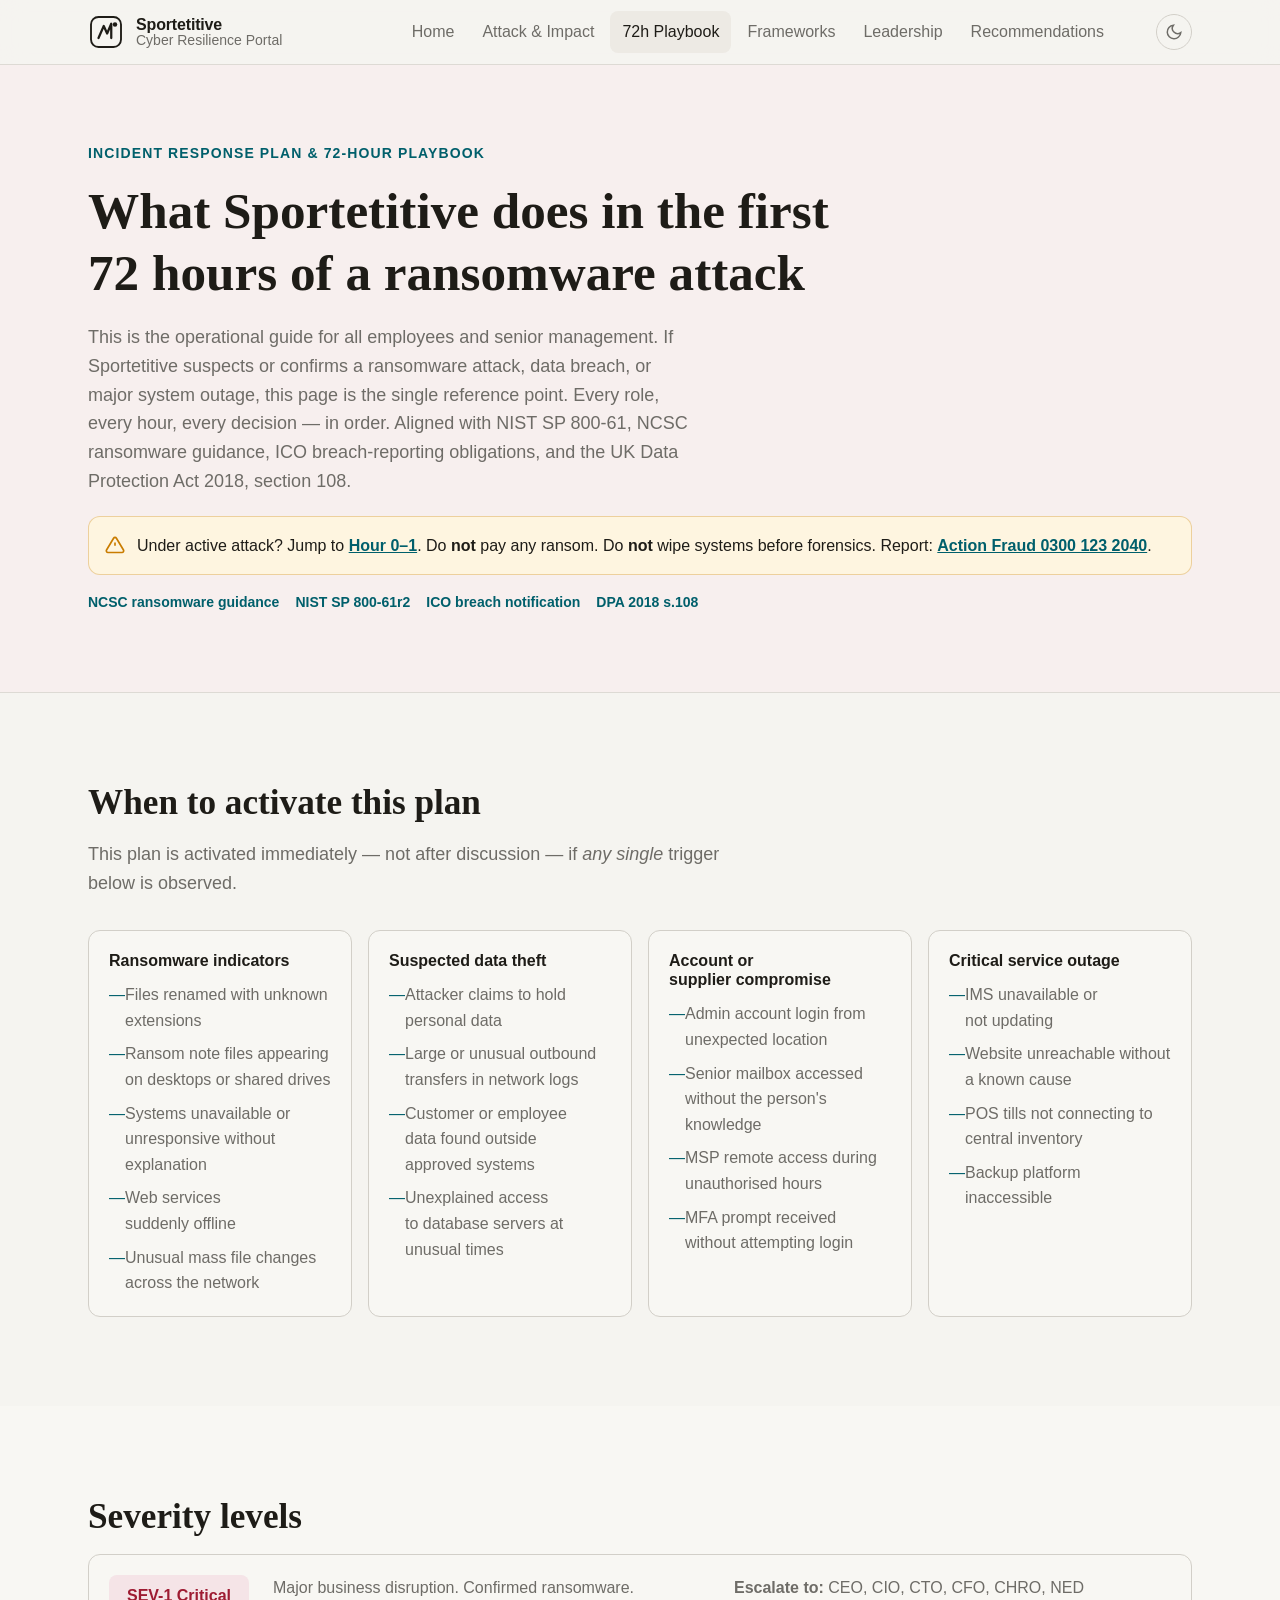
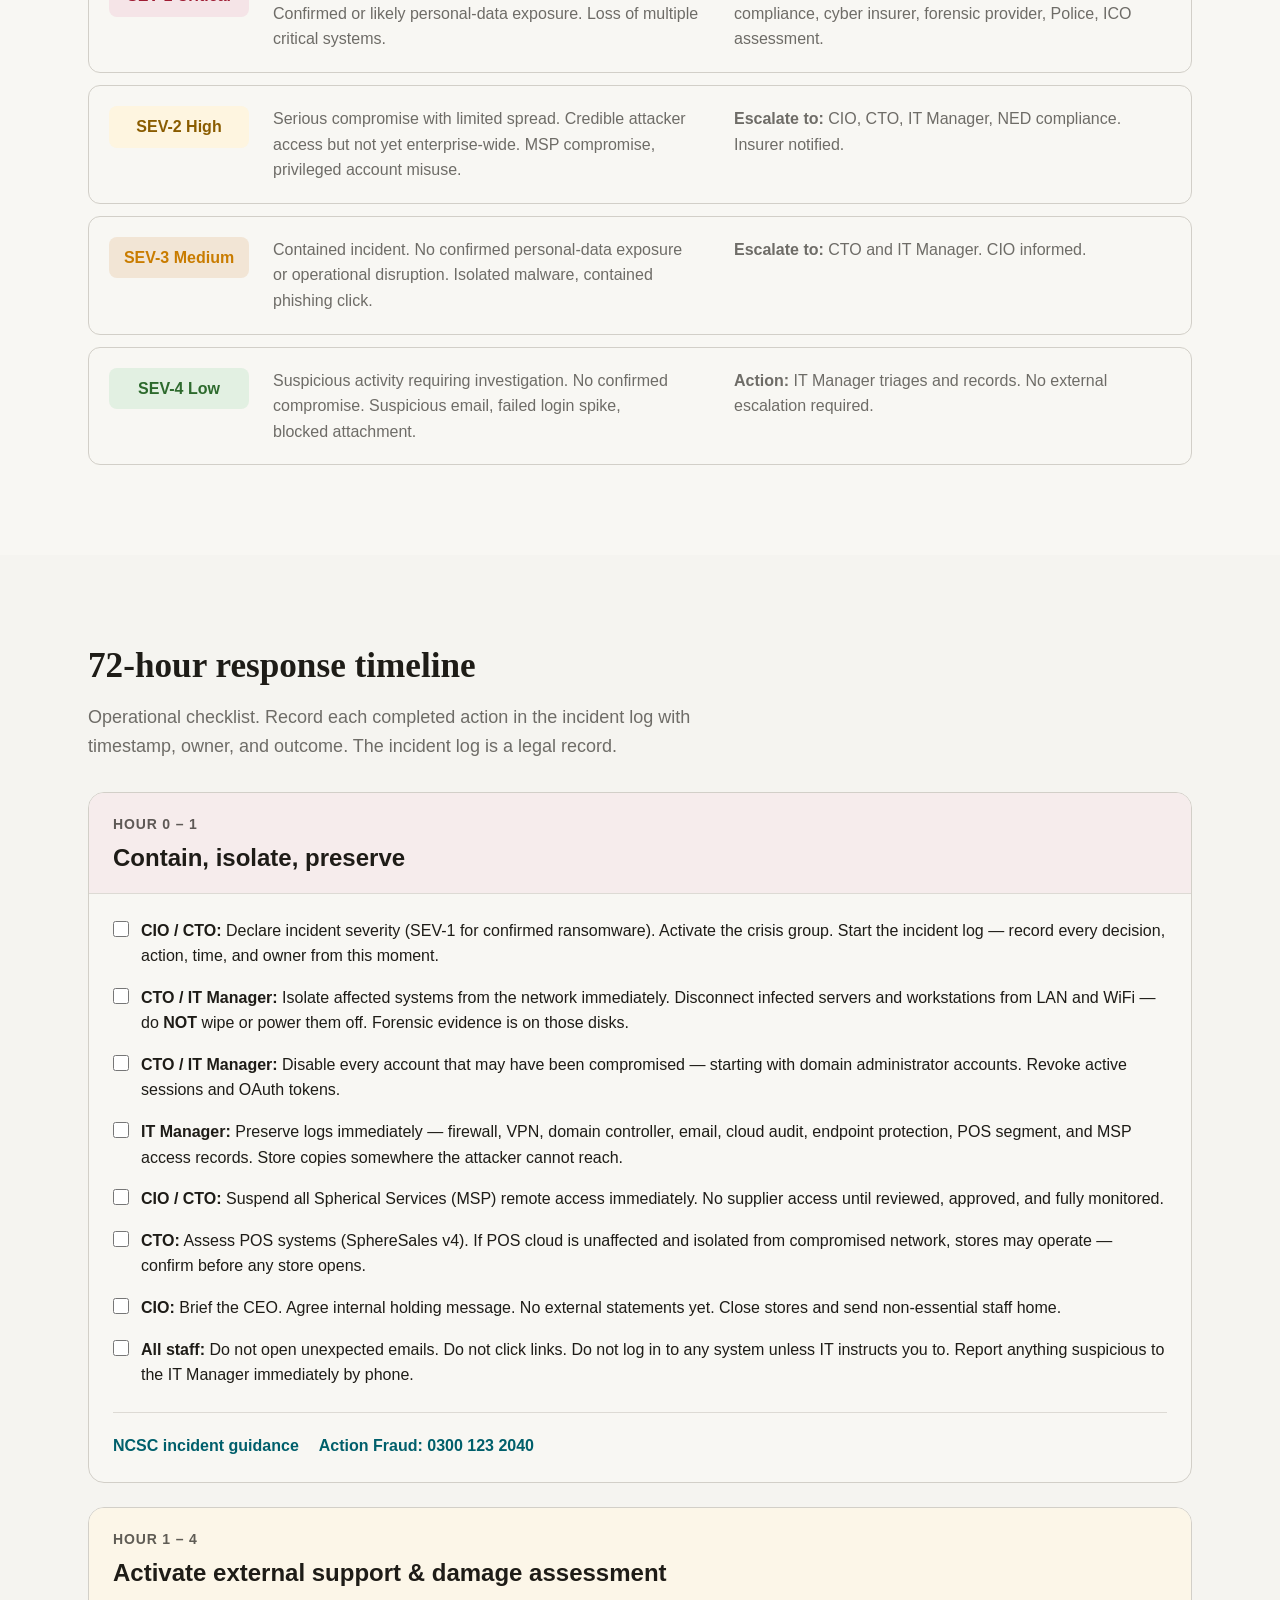
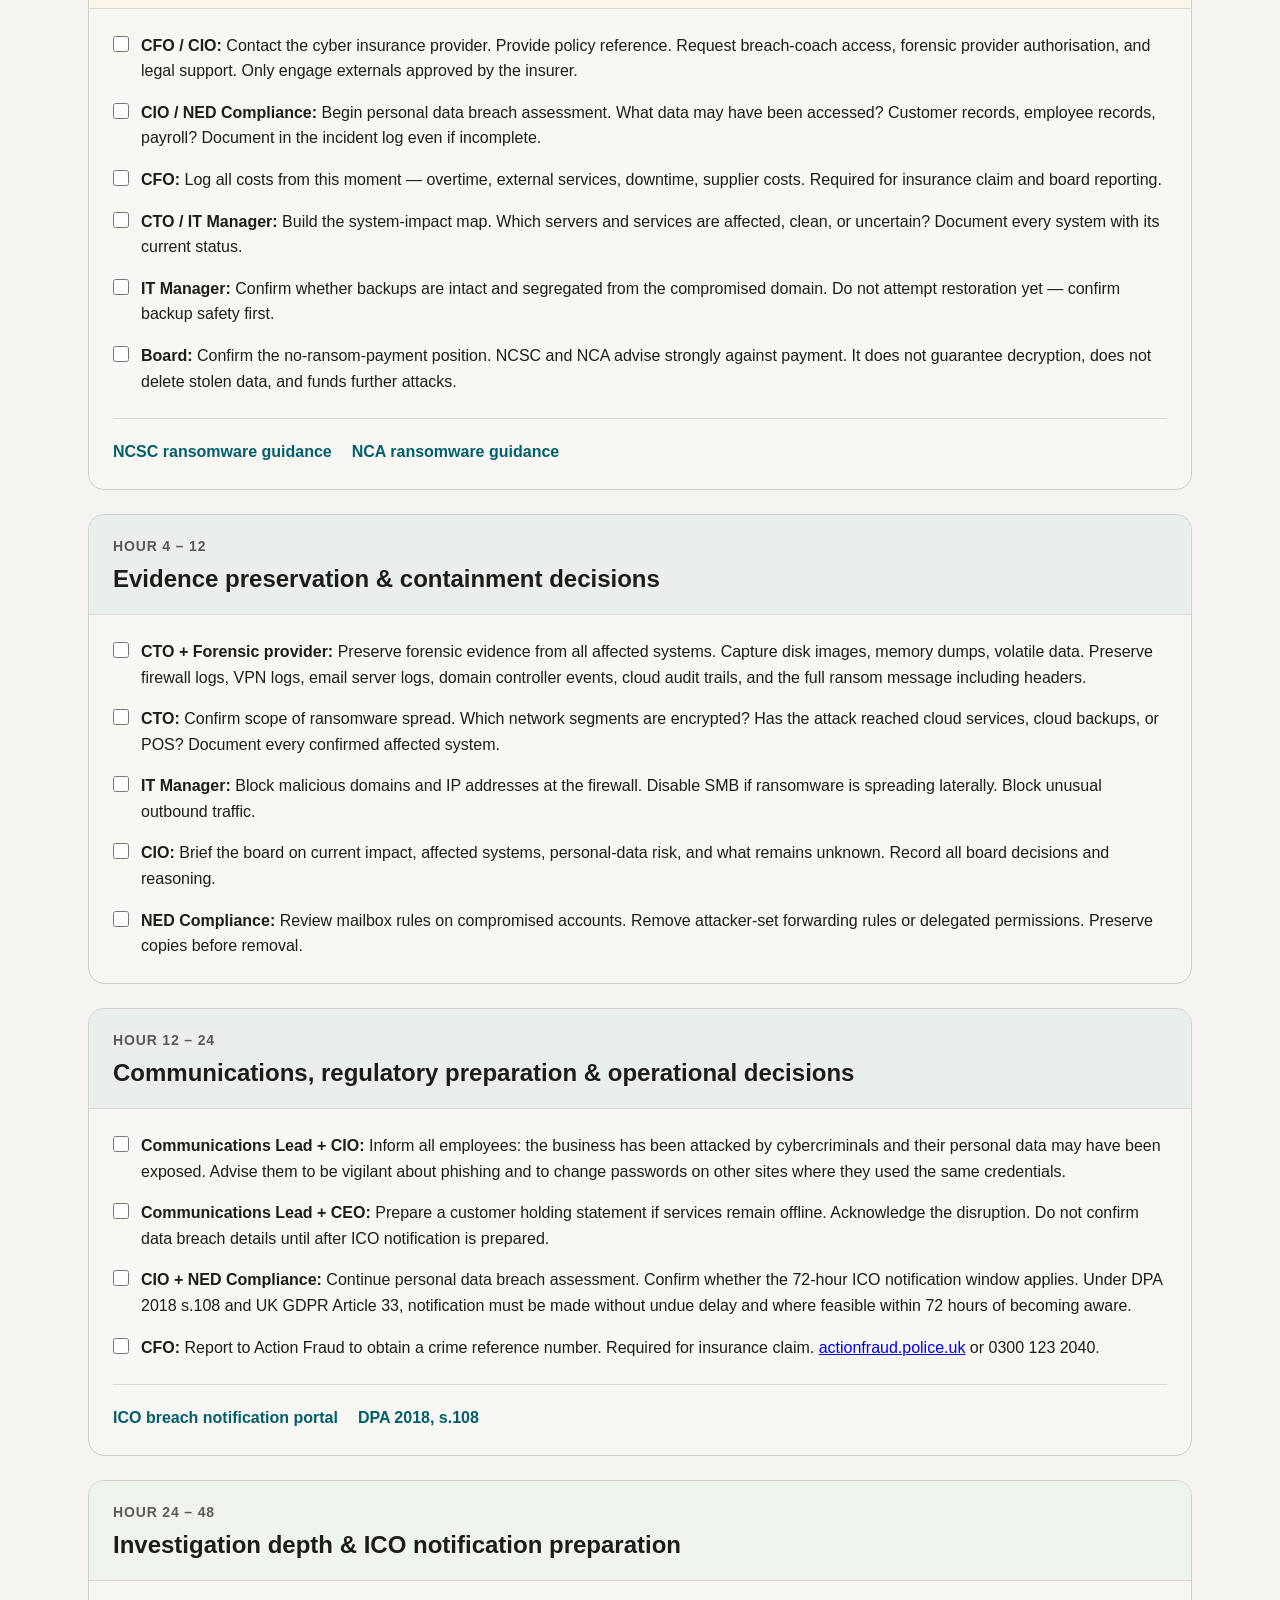
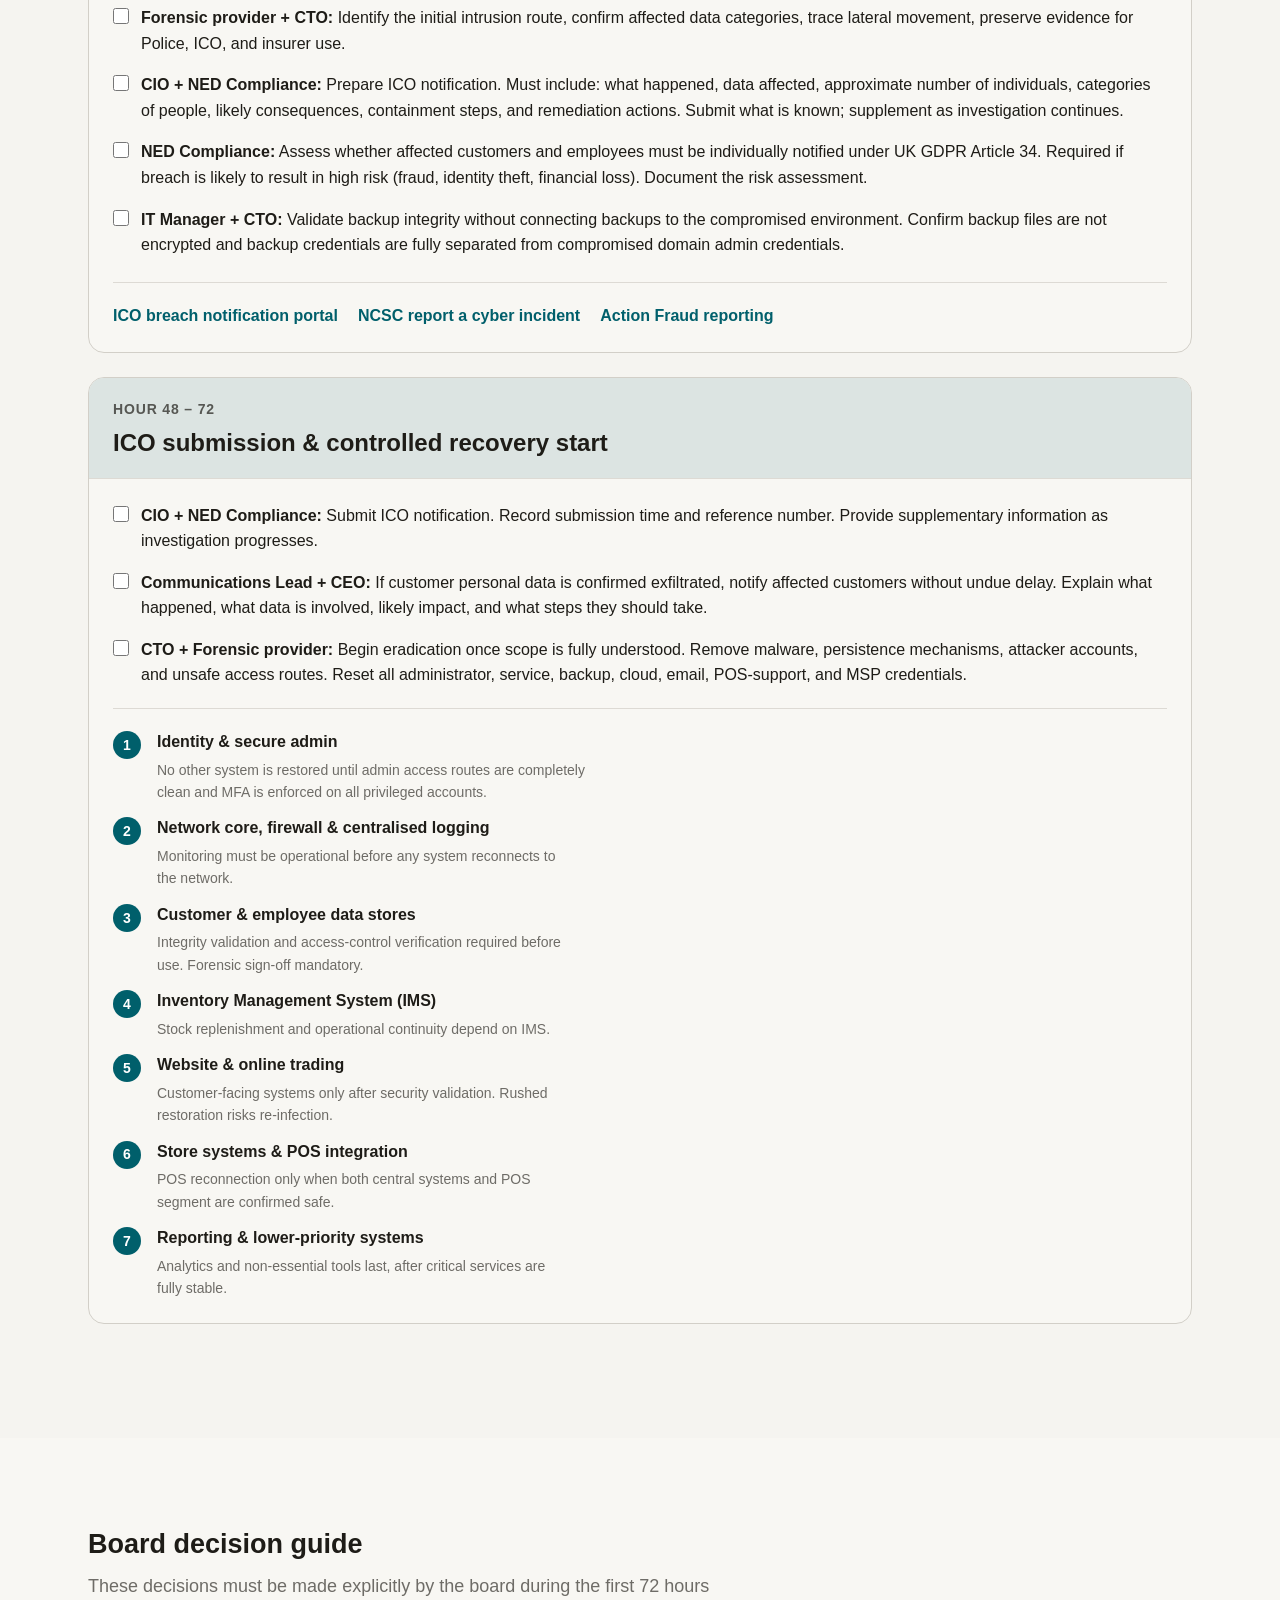
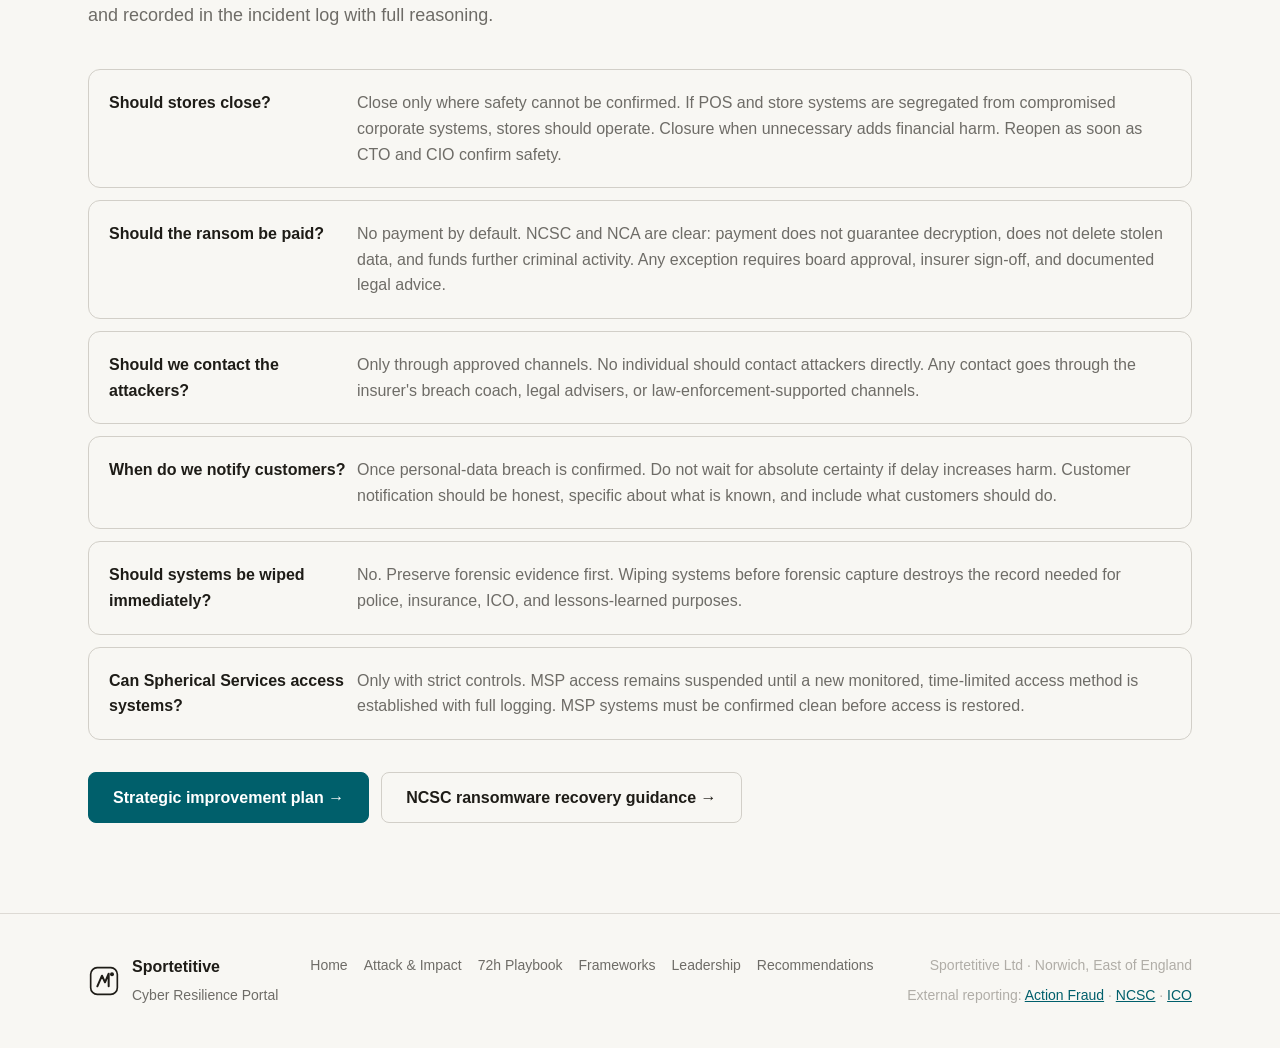
<file: incident-response.html>
<!DOCTYPE html>
<html lang="en">
<head>
  <meta charset="UTF-8"/>
  <meta name="viewport" content="width=device-width, initial-scale=1.0"/>
  <link rel="preconnect" href="https://api.fontshare.com"/>
  <link rel="stylesheet" href="./base.css"/>
  <link rel="stylesheet" href="./style.css"/>
  <script defer src="./app.js"></script>
  <title>72-Hour Playbook | Sportetitive Cyber Resilience Portal</title>
</head>
<body>
  <a class="skip-link" href="#main">Skip to main content</a>
  <header class="site-header">
    <div class="header-inner">
      <a class="brand" href="./index.html">
        <svg class="brand-mark" viewBox="0 0 48 48" fill="none" aria-hidden="true"><rect x="4" y="4" width="40" height="40" rx="10" stroke="currentColor" stroke-width="2.5"/><path d="M14 32 L21 16 L25.5 26 L31 13 L31 32" stroke="currentColor" stroke-width="3" stroke-linecap="round" stroke-linejoin="round" fill="none"/><circle cx="36" cy="14" r="3" fill="currentColor"/></svg>
        <span class="brand-name"><strong>Sportetitive</strong><span>Cyber Resilience Portal</span></span>
      </a>
      <nav class="site-nav" id="site-nav" aria-label="Primary">
        <a href="./index.html">Home</a>
        <a href="./attack-impact.html">Attack &amp; Impact</a>
        <a href="./incident-response.html" aria-current=page>72h Playbook</a>
        <a href="./frameworks.html">Frameworks</a>
        <a href="./leadership-roles.html">Leadership</a>
        <a href="./recommendations.html">Recommendations</a>
      </nav>
      <div class="header-actions">
        <button class="theme-toggle" type="button" data-theme-toggle aria-label="Toggle dark mode"></button>
        <button class="nav-toggle" type="button" aria-expanded="false" aria-controls="site-nav" aria-label="Open menu">
          <svg width="22" height="22" viewBox="0 0 24 24" fill="none" stroke="currentColor" stroke-width="2" stroke-linecap="round"><line x1="3" y1="6" x2="21" y2="6"/><line x1="3" y1="12" x2="21" y2="12"/><line x1="3" y1="18" x2="21" y2="18"/></svg>
        </button>
      </div>
    </div>
  </header>
  <main id="main">

    <section class="page-hero page-hero-urgent">
      <div class="container">
        <div class="eyebrow">Incident Response Plan &amp; 72-Hour Playbook</div>
        <h1>What Sportetitive does in the first 72 hours of a ransomware attack</h1>
        <p class="page-hero-copy">This is the operational guide for all employees and senior management. If Sportetitive suspects or confirms a ransomware attack, data breach, or major system outage, this page is the single reference point. Every role, every hour, every decision &mdash; in order. Aligned with NIST SP 800-61, NCSC ransomware guidance, ICO breach-reporting obligations, and the UK Data Protection Act 2018, section 108.</p>
        <div class="hero-alert">
          <svg width="20" height="20" viewBox="0 0 24 24" fill="none" stroke="currentColor" stroke-width="2"><path d="M10.29 3.86L1.82 18a2 2 0 0 0 1.71 3h16.94a2 2 0 0 0 1.71-3L13.71 3.86a2 2 0 0 0-3.42 0z"/><line x1="12" y1="9" x2="12" y2="13"/><line x1="12" y1="17" x2="12.01" y2="17"/></svg>
          <span>Under active attack? Jump to <a href="#h01">Hour 0&ndash;1</a>. Do <strong>not</strong> pay any ransom. Do <strong>not</strong> wipe systems before forensics. Report: <a href="https://www.actionfraud.police.uk" target="_blank" rel="noopener noreferrer">Action Fraud 0300 123 2040</a>.</span>
        </div>
        <div class="hero-refs" style="margin-top:var(--space-4)">
          <a href="https://www.ncsc.gov.uk/guidance/mitigating-malware-and-ransomware-attacks" target="_blank" rel="noopener noreferrer">NCSC ransomware guidance</a>
          <a href="https://nvlpubs.nist.gov/nistpubs/SpecialPublications/NIST.SP.800-61r2.pdf" target="_blank" rel="noopener noreferrer">NIST SP 800-61r2</a>
          <a href="https://ico.org.uk/for-organisations/report-a-breach/personal-data-breach/" target="_blank" rel="noopener noreferrer">ICO breach notification</a>
          <a href="https://www.legislation.gov.uk/ukpga/2018/12/section/108" target="_blank" rel="noopener noreferrer">DPA 2018 s.108</a>
        </div>
      </div>
    </section>

    <section class="section" id="activation">
      <div class="container">
        <h2 class="section-title reveal">When to activate this plan</h2>
        <p class="section-intro reveal">This plan is activated immediately &mdash; not after discussion &mdash; if <em>any single</em> trigger below is observed.</p>
        <div class="trigger-grid reveal">
          <div class="trigger-card"><h3>Ransomware indicators</h3><ul><li>Files renamed with unknown extensions</li><li>Ransom note files appearing on desktops or shared drives</li><li>Systems unavailable or unresponsive without explanation</li><li>Web services suddenly offline</li><li>Unusual mass file changes across the network</li></ul></div>
          <div class="trigger-card"><h3>Suspected data theft</h3><ul><li>Attacker claims to hold personal data</li><li>Large or unusual outbound transfers in network logs</li><li>Customer or employee data found outside approved systems</li><li>Unexplained access to database servers at unusual times</li></ul></div>
          <div class="trigger-card"><h3>Account or supplier compromise</h3><ul><li>Admin account login from unexpected location</li><li>Senior mailbox accessed without the person&apos;s knowledge</li><li>MSP remote access during unauthorised hours</li><li>MFA prompt received without attempting login</li></ul></div>
          <div class="trigger-card"><h3>Critical service outage</h3><ul><li>IMS unavailable or not updating</li><li>Website unreachable without a known cause</li><li>POS tills not connecting to central inventory</li><li>Backup platform inaccessible</li></ul></div>
        </div>
      </div>
    </section>

    <section class="section section-alt">
      <div class="container">
        <h2 class="section-title reveal">Severity levels</h2>
        <div class="severity-table reveal">
          <div class="sev-row sev-1"><div class="sev-label"><strong>SEV-1 Critical</strong></div><div class="sev-desc"><p>Major business disruption. Confirmed ransomware. Confirmed or likely personal-data exposure. Loss of multiple critical systems.</p></div><div class="sev-action"><strong>Escalate to:</strong> CEO, CIO, CTO, CFO, CHRO, NED compliance, cyber insurer, forensic provider, Police, ICO assessment.</div></div>
          <div class="sev-row sev-2"><div class="sev-label"><strong>SEV-2 High</strong></div><div class="sev-desc"><p>Serious compromise with limited spread. Credible attacker access but not yet enterprise-wide. MSP compromise, privileged account misuse.</p></div><div class="sev-action"><strong>Escalate to:</strong> CIO, CTO, IT Manager, NED compliance. Insurer notified.</div></div>
          <div class="sev-row sev-3"><div class="sev-label"><strong>SEV-3 Medium</strong></div><div class="sev-desc"><p>Contained incident. No confirmed personal-data exposure or operational disruption. Isolated malware, contained phishing click.</p></div><div class="sev-action"><strong>Escalate to:</strong> CTO and IT Manager. CIO informed.</div></div>
          <div class="sev-row sev-4"><div class="sev-label"><strong>SEV-4 Low</strong></div><div class="sev-desc"><p>Suspicious activity requiring investigation. No confirmed compromise. Suspicious email, failed login spike, blocked attachment.</p></div><div class="sev-action"><strong>Action:</strong> IT Manager triages and records. No external escalation required.</div></div>
        </div>
      </div>
    </section>

    <section class="section" id="h01">
      <div class="container">
        <h2 class="section-title reveal">72-hour response timeline</h2>
        <p class="section-intro reveal">Operational checklist. Record each completed action in the incident log with timestamp, owner, and outcome. The incident log is a legal record.</p>

        <div class="playbook-block reveal">
          <div class="pb-header pb-critical">
            <div class="pb-time">Hour 0 &ndash; 1</div>
            <h3>Contain, isolate, preserve</h3>
          </div>
          <div class="pb-body">
            <div class="pb-checklist">
              <label class="pb-item"><input type="checkbox"><span><strong>CIO / CTO:</strong> Declare incident severity (SEV-1 for confirmed ransomware). Activate the crisis group. Start the incident log &mdash; record every decision, action, time, and owner from this moment.</span></label>
              <label class="pb-item"><input type="checkbox"><span><strong>CTO / IT Manager:</strong> Isolate affected systems from the network immediately. Disconnect infected servers and workstations from LAN and WiFi &mdash; do <strong>NOT</strong> wipe or power them off. Forensic evidence is on those disks.</span></label>
              <label class="pb-item"><input type="checkbox"><span><strong>CTO / IT Manager:</strong> Disable every account that may have been compromised &mdash; starting with domain administrator accounts. Revoke active sessions and OAuth tokens.</span></label>
              <label class="pb-item"><input type="checkbox"><span><strong>IT Manager:</strong> Preserve logs immediately &mdash; firewall, VPN, domain controller, email, cloud audit, endpoint protection, POS segment, and MSP access records. Store copies somewhere the attacker cannot reach.</span></label>
              <label class="pb-item"><input type="checkbox"><span><strong>CIO / CTO:</strong> Suspend all Spherical Services (MSP) remote access immediately. No supplier access until reviewed, approved, and fully monitored.</span></label>
              <label class="pb-item"><input type="checkbox"><span><strong>CTO:</strong> Assess POS systems (SphereSales v4). If POS cloud is unaffected and isolated from compromised network, stores may operate &mdash; confirm before any store opens.</span></label>
              <label class="pb-item"><input type="checkbox"><span><strong>CIO:</strong> Brief the CEO. Agree internal holding message. No external statements yet. Close stores and send non-essential staff home.</span></label>
              <label class="pb-item"><input type="checkbox"><span><strong>All staff:</strong> Do not open unexpected emails. Do not click links. Do not log in to any system unless IT instructs you to. Report anything suspicious to the IT Manager immediately by phone.</span></label>
            </div>
            <div class="pb-links">
              <a href="https://www.ncsc.gov.uk/section/about-this-website/what-is-ncsc" target="_blank" rel="noopener noreferrer">NCSC incident guidance</a>
              <a href="https://www.actionfraud.police.uk" target="_blank" rel="noopener noreferrer">Action Fraud: 0300 123 2040</a>
            </div>
          </div>
        </div>

        <div class="playbook-block reveal" id="h14">
          <div class="pb-header pb-high">
            <div class="pb-time">Hour 1 &ndash; 4</div>
            <h3>Activate external support &amp; damage assessment</h3>
          </div>
          <div class="pb-body">
            <div class="pb-checklist">
              <label class="pb-item"><input type="checkbox"><span><strong>CFO / CIO:</strong> Contact the cyber insurance provider. Provide policy reference. Request breach-coach access, forensic provider authorisation, and legal support. Only engage externals approved by the insurer.</span></label>
              <label class="pb-item"><input type="checkbox"><span><strong>CIO / NED Compliance:</strong> Begin personal data breach assessment. What data may have been accessed? Customer records, employee records, payroll? Document in the incident log even if incomplete.</span></label>
              <label class="pb-item"><input type="checkbox"><span><strong>CFO:</strong> Log all costs from this moment &mdash; overtime, external services, downtime, supplier costs. Required for insurance claim and board reporting.</span></label>
              <label class="pb-item"><input type="checkbox"><span><strong>CTO / IT Manager:</strong> Build the system-impact map. Which servers and services are affected, clean, or uncertain? Document every system with its current status.</span></label>
              <label class="pb-item"><input type="checkbox"><span><strong>IT Manager:</strong> Confirm whether backups are intact and segregated from the compromised domain. Do not attempt restoration yet &mdash; confirm backup safety first.</span></label>
              <label class="pb-item"><input type="checkbox"><span><strong>Board:</strong> Confirm the no-ransom-payment position. NCSC and NCA advise strongly against payment. It does not guarantee decryption, does not delete stolen data, and funds further attacks.</span></label>
            </div>
            <div class="pb-links">
              <a href="https://www.ncsc.gov.uk/guidance/mitigating-malware-and-ransomware-attacks" target="_blank" rel="noopener noreferrer">NCSC ransomware guidance</a>
              <a href="https://www.nationalcrimeagency.gov.uk/what-we-do/crime-threats/cyber-crime/ransomware" target="_blank" rel="noopener noreferrer">NCA ransomware guidance</a>
            </div>
          </div>
        </div>

        <div class="playbook-block reveal" id="h412">
          <div class="pb-header pb-medium">
            <div class="pb-time">Hour 4 &ndash; 12</div>
            <h3>Evidence preservation &amp; containment decisions</h3>
          </div>
          <div class="pb-body">
            <div class="pb-checklist">
              <label class="pb-item"><input type="checkbox"><span><strong>CTO + Forensic provider:</strong> Preserve forensic evidence from all affected systems. Capture disk images, memory dumps, volatile data. Preserve firewall logs, VPN logs, email server logs, domain controller events, cloud audit trails, and the full ransom message including headers.</span></label>
              <label class="pb-item"><input type="checkbox"><span><strong>CTO:</strong> Confirm scope of ransomware spread. Which network segments are encrypted? Has the attack reached cloud services, cloud backups, or POS? Document every confirmed affected system.</span></label>
              <label class="pb-item"><input type="checkbox"><span><strong>IT Manager:</strong> Block malicious domains and IP addresses at the firewall. Disable SMB if ransomware is spreading laterally. Block unusual outbound traffic.</span></label>
              <label class="pb-item"><input type="checkbox"><span><strong>CIO:</strong> Brief the board on current impact, affected systems, personal-data risk, and what remains unknown. Record all board decisions and reasoning.</span></label>
              <label class="pb-item"><input type="checkbox"><span><strong>NED Compliance:</strong> Review mailbox rules on compromised accounts. Remove attacker-set forwarding rules or delegated permissions. Preserve copies before removal.</span></label>
            </div>
          </div>
        </div>

        <div class="playbook-block reveal" id="h1224">
          <div class="pb-header pb-medium">
            <div class="pb-time">Hour 12 &ndash; 24</div>
            <h3>Communications, regulatory preparation &amp; operational decisions</h3>
          </div>
          <div class="pb-body">
            <div class="pb-checklist">
              <label class="pb-item"><input type="checkbox"><span><strong>Communications Lead + CIO:</strong> Inform all employees: the business has been attacked by cybercriminals and their personal data may have been exposed. Advise them to be vigilant about phishing and to change passwords on other sites where they used the same credentials.</span></label>
              <label class="pb-item"><input type="checkbox"><span><strong>Communications Lead + CEO:</strong> Prepare a customer holding statement if services remain offline. Acknowledge the disruption. Do not confirm data breach details until after ICO notification is prepared.</span></label>
              <label class="pb-item"><input type="checkbox"><span><strong>CIO + NED Compliance:</strong> Continue personal data breach assessment. Confirm whether the 72-hour ICO notification window applies. Under DPA 2018 s.108 and UK GDPR Article 33, notification must be made without undue delay and where feasible within 72 hours of becoming aware.</span></label>
              <label class="pb-item"><input type="checkbox"><span><strong>CFO:</strong> Report to Action Fraud to obtain a crime reference number. Required for insurance claim. <a href="https://www.actionfraud.police.uk" target="_blank" rel="noopener noreferrer">actionfraud.police.uk</a> or 0300 123 2040.</span></label>
            </div>
            <div class="pb-links">
              <a href="https://ico.org.uk/for-organisations/report-a-breach/personal-data-breach/" target="_blank" rel="noopener noreferrer">ICO breach notification portal</a>
              <a href="https://www.legislation.gov.uk/ukpga/2018/12/section/108" target="_blank" rel="noopener noreferrer">DPA 2018, s.108</a>
            </div>
          </div>
        </div>

        <div class="playbook-block reveal" id="h2448">
          <div class="pb-header pb-low">
            <div class="pb-time">Hour 24 &ndash; 48</div>
            <h3>Investigation depth &amp; ICO notification preparation</h3>
          </div>
          <div class="pb-body">
            <div class="pb-checklist">
              <label class="pb-item"><input type="checkbox"><span><strong>Forensic provider + CTO:</strong> Identify the initial intrusion route, confirm affected data categories, trace lateral movement, preserve evidence for Police, ICO, and insurer use.</span></label>
              <label class="pb-item"><input type="checkbox"><span><strong>CIO + NED Compliance:</strong> Prepare ICO notification. Must include: what happened, data affected, approximate number of individuals, categories of people, likely consequences, containment steps, and remediation actions. Submit what is known; supplement as investigation continues.</span></label>
              <label class="pb-item"><input type="checkbox"><span><strong>NED Compliance:</strong> Assess whether affected customers and employees must be individually notified under UK GDPR Article 34. Required if breach is likely to result in high risk (fraud, identity theft, financial loss). Document the risk assessment.</span></label>
              <label class="pb-item"><input type="checkbox"><span><strong>IT Manager + CTO:</strong> Validate backup integrity without connecting backups to the compromised environment. Confirm backup files are not encrypted and backup credentials are fully separated from compromised domain admin credentials.</span></label>
            </div>
            <div class="pb-links">
              <a href="https://ico.org.uk/for-organisations/report-a-breach/personal-data-breach/" target="_blank" rel="noopener noreferrer">ICO breach notification portal</a>
              <a href="https://report.ncsc.gov.uk" target="_blank" rel="noopener noreferrer">NCSC report a cyber incident</a>
              <a href="https://www.actionfraud.police.uk/reporting-fraud" target="_blank" rel="noopener noreferrer">Action Fraud reporting</a>
            </div>
          </div>
        </div>

        <div class="playbook-block reveal" id="h4872">
          <div class="pb-header pb-recovery">
            <div class="pb-time">Hour 48 &ndash; 72</div>
            <h3>ICO submission &amp; controlled recovery start</h3>
          </div>
          <div class="pb-body">
            <div class="pb-checklist">
              <label class="pb-item"><input type="checkbox"><span><strong>CIO + NED Compliance:</strong> Submit ICO notification. Record submission time and reference number. Provide supplementary information as investigation progresses.</span></label>
              <label class="pb-item"><input type="checkbox"><span><strong>Communications Lead + CEO:</strong> If customer personal data is confirmed exfiltrated, notify affected customers without undue delay. Explain what happened, what data is involved, likely impact, and what steps they should take.</span></label>
              <label class="pb-item"><input type="checkbox"><span><strong>CTO + Forensic provider:</strong> Begin eradication once scope is fully understood. Remove malware, persistence mechanisms, attacker accounts, and unsafe access routes. Reset all administrator, service, backup, cloud, email, POS-support, and MSP credentials.</span></label>
            </div>
            <div class="recovery-order">
              <div class="ro-item"><span>1</span><div><strong>Identity &amp; secure admin</strong><p>No other system is restored until admin access routes are completely clean and MFA is enforced on all privileged accounts.</p></div></div>
              <div class="ro-item"><span>2</span><div><strong>Network core, firewall &amp; centralised logging</strong><p>Monitoring must be operational before any system reconnects to the network.</p></div></div>
              <div class="ro-item"><span>3</span><div><strong>Customer &amp; employee data stores</strong><p>Integrity validation and access-control verification required before use. Forensic sign-off mandatory.</p></div></div>
              <div class="ro-item"><span>4</span><div><strong>Inventory Management System (IMS)</strong><p>Stock replenishment and operational continuity depend on IMS.</p></div></div>
              <div class="ro-item"><span>5</span><div><strong>Website &amp; online trading</strong><p>Customer-facing systems only after security validation. Rushed restoration risks re-infection.</p></div></div>
              <div class="ro-item"><span>6</span><div><strong>Store systems &amp; POS integration</strong><p>POS reconnection only when both central systems and POS segment are confirmed safe.</p></div></div>
              <div class="ro-item"><span>7</span><div><strong>Reporting &amp; lower-priority systems</strong><p>Analytics and non-essential tools last, after critical services are fully stable.</p></div></div>
            </div>
          </div>
        </div>
      </div>
    </section>

    <section class="section section-alt">
      <div class="container">
        <div class="section-header reveal">
          <h2>Board decision guide</h2>
          <p>These decisions must be made explicitly by the board during the first 72 hours and recorded in the incident log with full reasoning.</p>
        </div>
        <div class="decision-table reveal">
          <div class="dt-row"><div class="dt-q">Should stores close?</div><div class="dt-a">Close only where safety cannot be confirmed. If POS and store systems are segregated from compromised corporate systems, stores should operate. Closure when unnecessary adds financial harm. Reopen as soon as CTO and CIO confirm safety.</div></div>
          <div class="dt-row"><div class="dt-q">Should the ransom be paid?</div><div class="dt-a">No payment by default. NCSC and NCA are clear: payment does not guarantee decryption, does not delete stolen data, and funds further criminal activity. Any exception requires board approval, insurer sign-off, and documented legal advice.</div></div>
          <div class="dt-row"><div class="dt-q">Should we contact the attackers?</div><div class="dt-a">Only through approved channels. No individual should contact attackers directly. Any contact goes through the insurer&apos;s breach coach, legal advisers, or law-enforcement-supported channels.</div></div>
          <div class="dt-row"><div class="dt-q">When do we notify customers?</div><div class="dt-a">Once personal-data breach is confirmed. Do not wait for absolute certainty if delay increases harm. Customer notification should be honest, specific about what is known, and include what customers should do.</div></div>
          <div class="dt-row"><div class="dt-q">Should systems be wiped immediately?</div><div class="dt-a">No. Preserve forensic evidence first. Wiping systems before forensic capture destroys the record needed for police, insurance, ICO, and lessons-learned purposes.</div></div>
          <div class="dt-row"><div class="dt-q">Can Spherical Services access systems?</div><div class="dt-a">Only with strict controls. MSP access remains suspended until a new monitored, time-limited access method is established with full logging. MSP systems must be confirmed clean before access is restored.</div></div>
        </div>
        <div class="cta-row reveal">
          <a class="btn btn-primary" href="./recommendations.html">Strategic improvement plan &rarr;</a>
          <a class="btn btn-ghost" href="https://www.ncsc.gov.uk/guidance/mitigating-malware-and-ransomware-attacks" target="_blank" rel="noopener noreferrer">NCSC ransomware recovery guidance &rarr;</a>
        </div>
      </div>
    </section>

  </main>
  <footer class="site-footer">
    <div class="container footer-inner">
      <div class="footer-brand">
        <svg class="brand-mark" viewBox="0 0 48 48" fill="none" aria-hidden="true"><rect x="4" y="4" width="40" height="40" rx="10" stroke="currentColor" stroke-width="2.5"/><path d="M14 32 L21 16 L25.5 26 L31 13 L31 32" stroke="currentColor" stroke-width="3" stroke-linecap="round" stroke-linejoin="round" fill="none"/><circle cx="36" cy="14" r="3" fill="currentColor"/></svg>
        <div><strong>Sportetitive</strong><span>Cyber Resilience Portal</span></div>
      </div>
      <nav class="footer-links" aria-label="Footer">
        <a href="./index.html">Home</a>
        <a href="./attack-impact.html">Attack &amp; Impact</a>
        <a href="./incident-response.html">72h Playbook</a>
        <a href="./frameworks.html">Frameworks</a>
        <a href="./leadership-roles.html">Leadership</a>
        <a href="./recommendations.html">Recommendations</a>
      </nav>
      <div class="footer-legal">
        <span>Sportetitive Ltd &middot; Norwich, East of England</span>
        <span>External reporting: <a href="https://www.actionfraud.police.uk" target="_blank" rel="noopener noreferrer">Action Fraud</a> &middot; <a href="https://report.ncsc.gov.uk" target="_blank" rel="noopener noreferrer">NCSC</a> &middot; <a href="https://ico.org.uk/for-organisations/report-a-breach/personal-data-breach/" target="_blank" rel="noopener noreferrer">ICO</a></span>
      </div>
    </div>
  </footer>
</body>
</html>
</file>
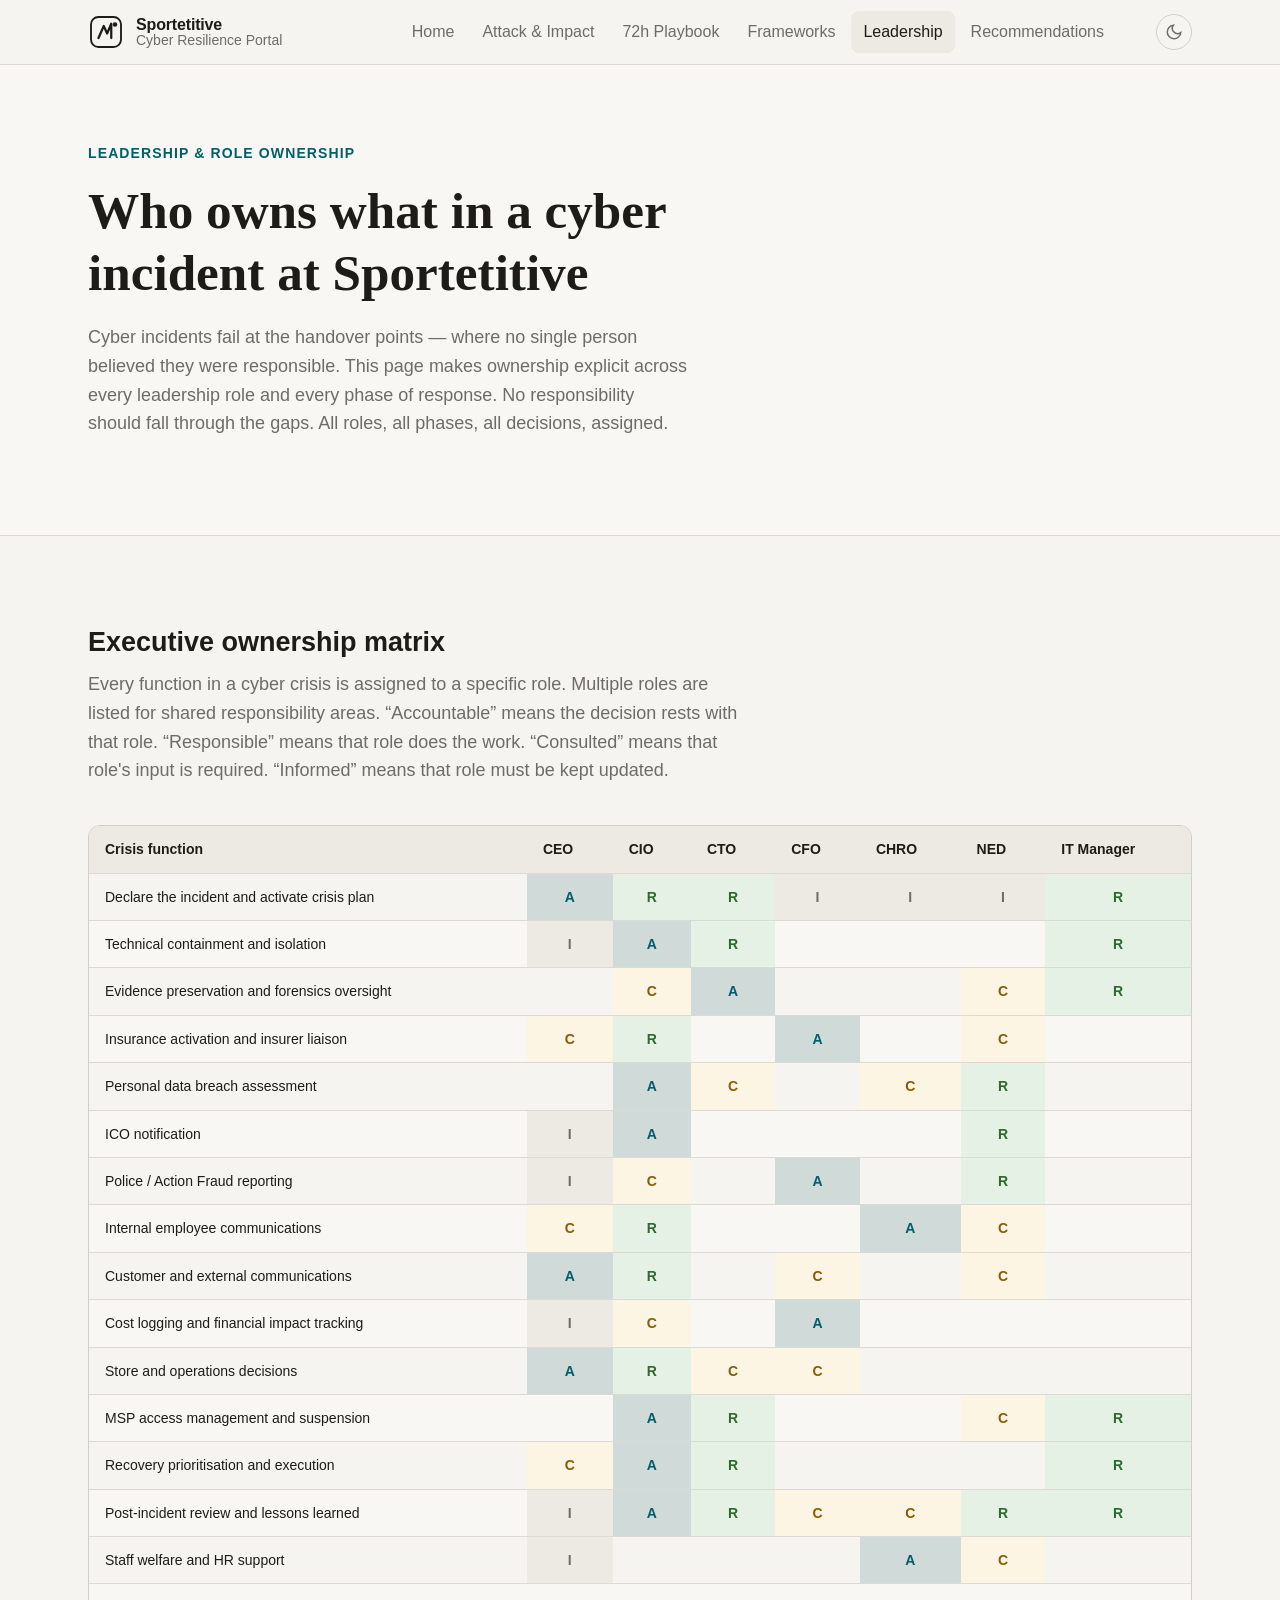
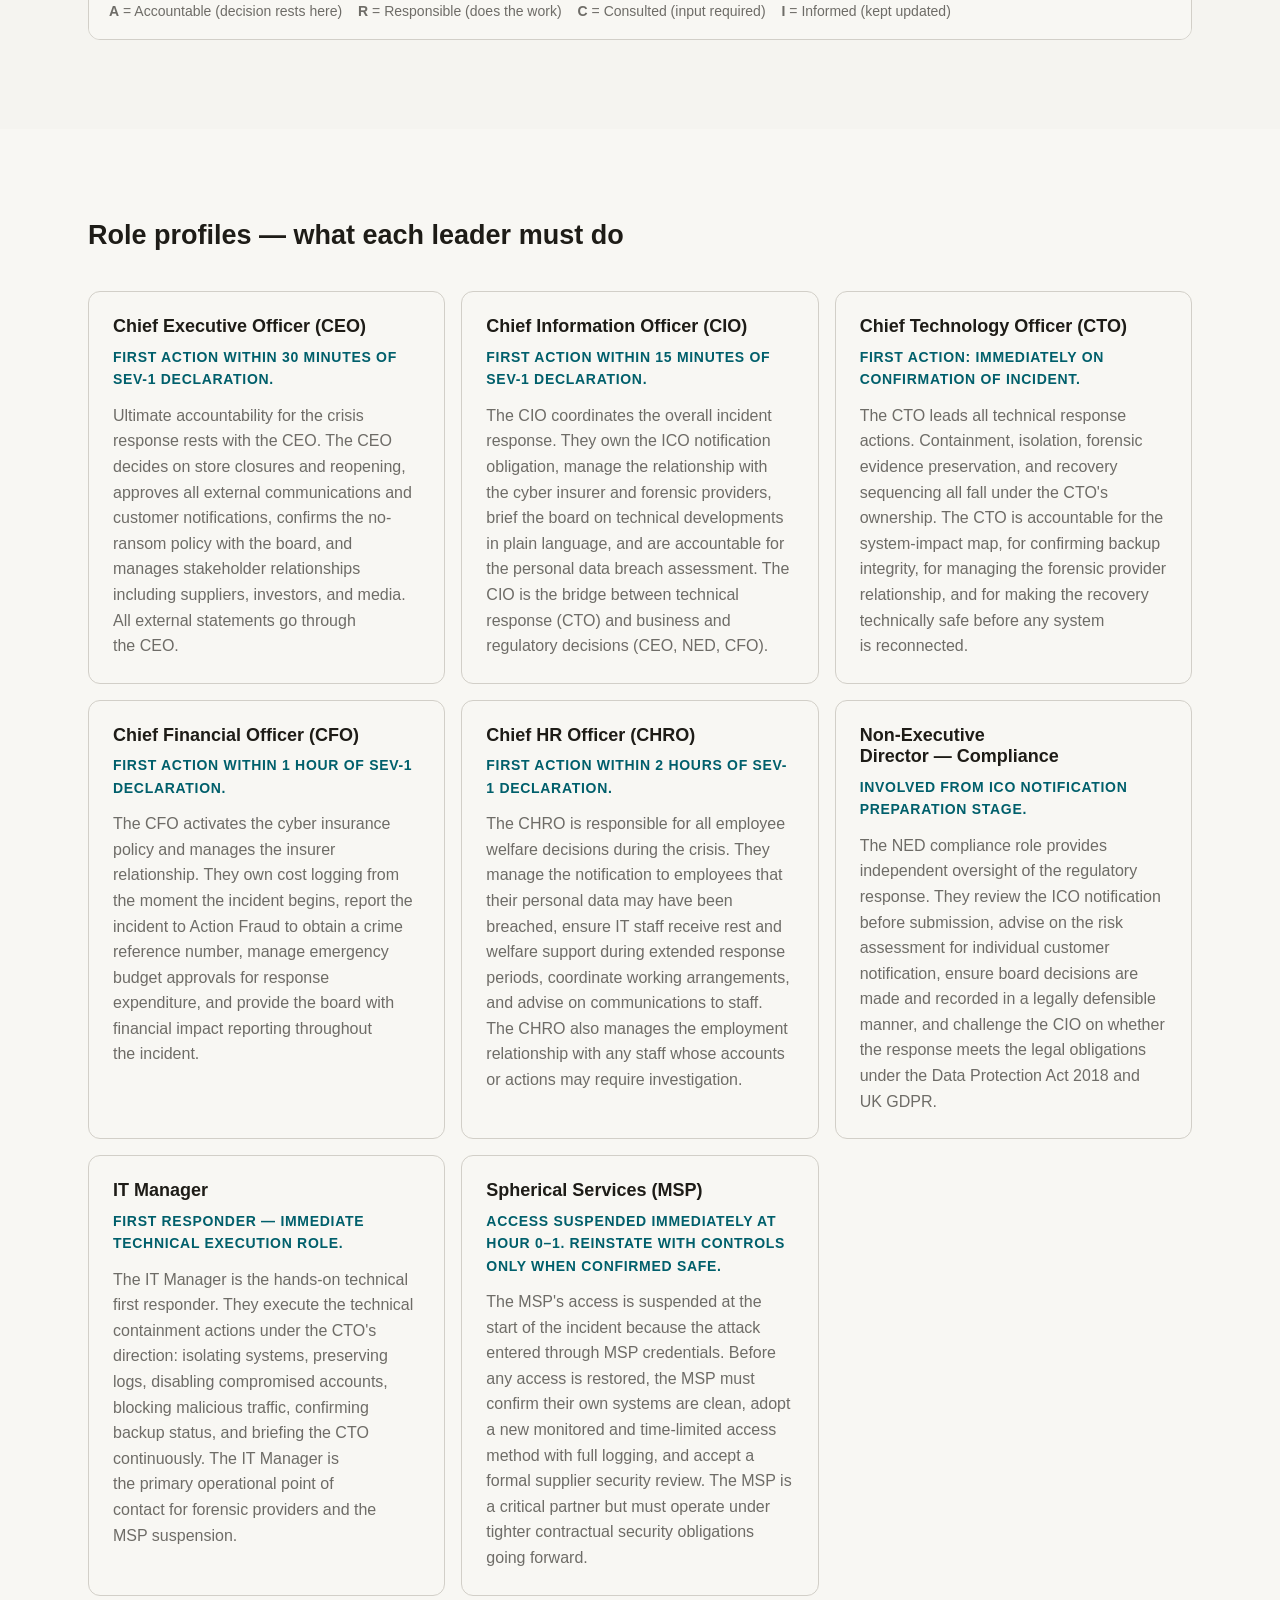
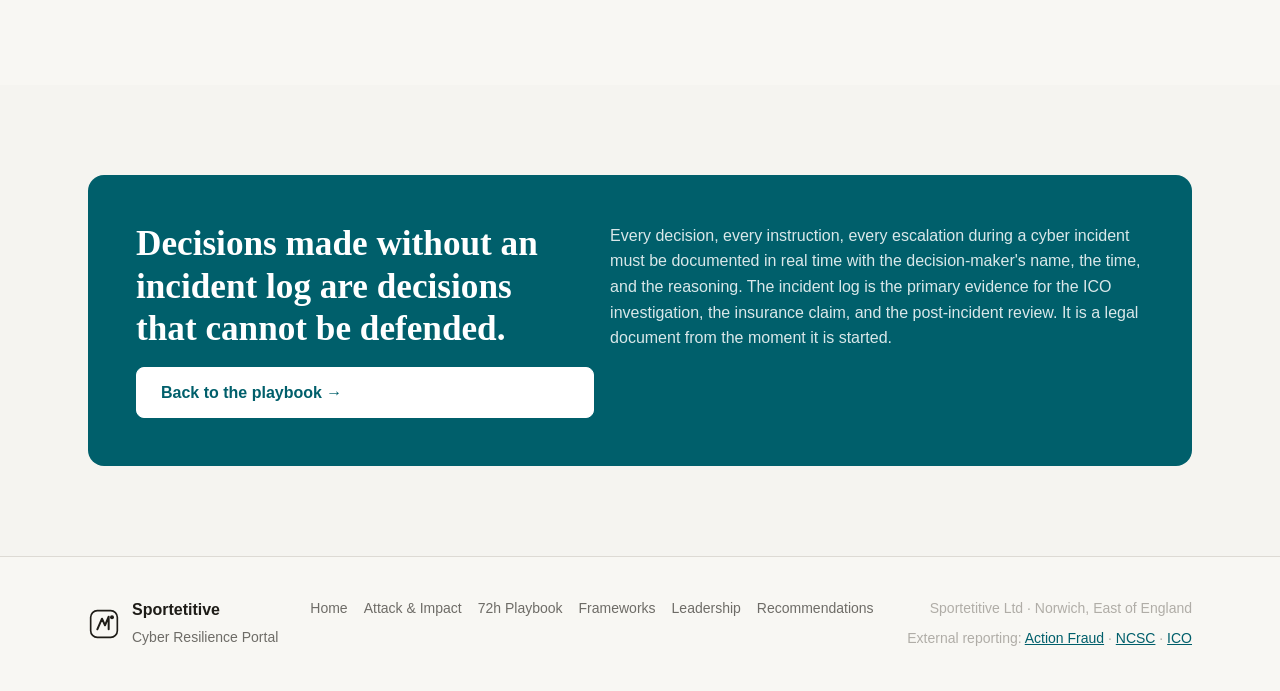
<file: leadership-roles.html>
<!DOCTYPE html>
<html lang="en">
<head>
  <meta charset="UTF-8"/>
  <meta name="viewport" content="width=device-width, initial-scale=1.0"/>
  <link rel="preconnect" href="https://api.fontshare.com"/>
  <link rel="stylesheet" href="./base.css"/>
  <link rel="stylesheet" href="./style.css"/>
  <script defer src="./app.js"></script>
  <title>Leadership Roles | Sportetitive Cyber Resilience Portal</title>
</head>
<body>
  <a class="skip-link" href="#main">Skip to main content</a>
  <header class="site-header">
    <div class="header-inner">
      <a class="brand" href="./index.html">
        <svg class="brand-mark" viewBox="0 0 48 48" fill="none" aria-hidden="true"><rect x="4" y="4" width="40" height="40" rx="10" stroke="currentColor" stroke-width="2.5"/><path d="M14 32 L21 16 L25.5 26 L31 13 L31 32" stroke="currentColor" stroke-width="3" stroke-linecap="round" stroke-linejoin="round" fill="none"/><circle cx="36" cy="14" r="3" fill="currentColor"/></svg>
        <span class="brand-name"><strong>Sportetitive</strong><span>Cyber Resilience Portal</span></span>
      </a>
      <nav class="site-nav" id="site-nav" aria-label="Primary">
        <a href="./index.html">Home</a>
        <a href="./attack-impact.html">Attack &amp; Impact</a>
        <a href="./incident-response.html">72h Playbook</a>
        <a href="./frameworks.html">Frameworks</a>
        <a href="./leadership-roles.html" aria-current=page>Leadership</a>
        <a href="./recommendations.html">Recommendations</a>
      </nav>
      <div class="header-actions">
        <button class="theme-toggle" type="button" data-theme-toggle aria-label="Toggle dark mode"></button>
        <button class="nav-toggle" type="button" aria-expanded="false" aria-controls="site-nav" aria-label="Open menu">
          <svg width="22" height="22" viewBox="0 0 24 24" fill="none" stroke="currentColor" stroke-width="2" stroke-linecap="round"><line x1="3" y1="6" x2="21" y2="6"/><line x1="3" y1="12" x2="21" y2="12"/><line x1="3" y1="18" x2="21" y2="18"/></svg>
        </button>
      </div>
    </div>
  </header>
  <main id="main">

    <section class="page-hero">
      <div class="container">
        <div class="eyebrow">Leadership &amp; Role Ownership</div>
        <h1>Who owns what in a cyber incident at Sportetitive</h1>
        <p class="page-hero-copy">Cyber incidents fail at the handover points &mdash; where no single person believed they were responsible. This page makes ownership explicit across every leadership role and every phase of response. No responsibility should fall through the gaps. All roles, all phases, all decisions, assigned.</p>
      </div>
    </section>

    <section class="section">
      <div class="container">
        <div class="section-header reveal">
          <h2>Executive ownership matrix</h2>
          <p>Every function in a cyber crisis is assigned to a specific role. Multiple roles are listed for shared responsibility areas. &ldquo;Accountable&rdquo; means the decision rests with that role. &ldquo;Responsible&rdquo; means that role does the work. &ldquo;Consulted&rdquo; means that role&apos;s input is required. &ldquo;Informed&rdquo; means that role must be kept updated.</p>
        </div>
        <div class="raci-table reveal">
          <table>
            <thead>
              <tr>
                <th>Crisis function</th>
                <th>CEO</th>
                <th>CIO</th>
                <th>CTO</th>
                <th>CFO</th>
                <th>CHRO</th>
                <th>NED</th>
                <th>IT Manager</th>
              </tr>
            </thead>
            <tbody>
              <tr><td>Declare the incident and activate crisis plan</td><td class="r-a">A</td><td class="r-r">R</td><td class="r-r">R</td><td class="r-i">I</td><td class="r-i">I</td><td class="r-i">I</td><td class="r-r">R</td></tr>
              <tr><td>Technical containment and isolation</td><td class="r-i">I</td><td class="r-a">A</td><td class="r-r">R</td><td></td><td></td><td></td><td class="r-r">R</td></tr>
              <tr><td>Evidence preservation and forensics oversight</td><td></td><td class="r-c">C</td><td class="r-a">A</td><td></td><td></td><td class="r-c">C</td><td class="r-r">R</td></tr>
              <tr><td>Insurance activation and insurer liaison</td><td class="r-c">C</td><td class="r-r">R</td><td></td><td class="r-a">A</td><td></td><td class="r-c">C</td><td></td></tr>
              <tr><td>Personal data breach assessment</td><td></td><td class="r-a">A</td><td class="r-c">C</td><td></td><td class="r-c">C</td><td class="r-r">R</td><td></td></tr>
              <tr><td>ICO notification</td><td class="r-i">I</td><td class="r-a">A</td><td></td><td></td><td></td><td class="r-r">R</td><td></td></tr>
              <tr><td>Police / Action Fraud reporting</td><td class="r-i">I</td><td class="r-c">C</td><td></td><td class="r-a">A</td><td></td><td class="r-r">R</td><td></td></tr>
              <tr><td>Internal employee communications</td><td class="r-c">C</td><td class="r-r">R</td><td></td><td></td><td class="r-a">A</td><td class="r-c">C</td><td></td></tr>
              <tr><td>Customer and external communications</td><td class="r-a">A</td><td class="r-r">R</td><td></td><td class="r-c">C</td><td></td><td class="r-c">C</td><td></td></tr>
              <tr><td>Cost logging and financial impact tracking</td><td class="r-i">I</td><td class="r-c">C</td><td></td><td class="r-a">A</td><td></td><td></td><td></td></tr>
              <tr><td>Store and operations decisions</td><td class="r-a">A</td><td class="r-r">R</td><td class="r-c">C</td><td class="r-c">C</td><td></td><td></td><td></td></tr>
              <tr><td>MSP access management and suspension</td><td></td><td class="r-a">A</td><td class="r-r">R</td><td></td><td></td><td class="r-c">C</td><td class="r-r">R</td></tr>
              <tr><td>Recovery prioritisation and execution</td><td class="r-c">C</td><td class="r-a">A</td><td class="r-r">R</td><td></td><td></td><td></td><td class="r-r">R</td></tr>
              <tr><td>Post-incident review and lessons learned</td><td class="r-i">I</td><td class="r-a">A</td><td class="r-r">R</td><td class="r-c">C</td><td class="r-c">C</td><td class="r-r">R</td><td class="r-r">R</td></tr>
              <tr><td>Staff welfare and HR support</td><td class="r-i">I</td><td></td><td></td><td></td><td class="r-a">A</td><td class="r-c">C</td><td></td></tr>
            </tbody>
          </table>
          <div class="raci-legend">
            <span><strong>A</strong> = Accountable (decision rests here)</span>
            <span><strong>R</strong> = Responsible (does the work)</span>
            <span><strong>C</strong> = Consulted (input required)</span>
            <span><strong>I</strong> = Informed (kept updated)</span>
          </div>
        </div>
      </div>
    </section>

    <section class="section section-alt">
      <div class="container">
        <div class="section-header reveal">
          <h2>Role profiles &mdash; what each leader must do</h2>
        </div>
        <div class="role-grid reveal">
          <div class="role-card">
            <h3>Chief Executive Officer (CEO)</h3>
            <p class="role-when">First action within 30 minutes of SEV-1 declaration.</p>
            <p>Ultimate accountability for the crisis response rests with the CEO. The CEO decides on store closures and reopening, approves all external communications and customer notifications, confirms the no-ransom policy with the board, and manages stakeholder relationships including suppliers, investors, and media. All external statements go through the CEO.</p>
          </div>
          <div class="role-card">
            <h3>Chief Information Officer (CIO)</h3>
            <p class="role-when">First action within 15 minutes of SEV-1 declaration.</p>
            <p>The CIO coordinates the overall incident response. They own the ICO notification obligation, manage the relationship with the cyber insurer and forensic providers, brief the board on technical developments in plain language, and are accountable for the personal data breach assessment. The CIO is the bridge between technical response (CTO) and business and regulatory decisions (CEO, NED, CFO).</p>
          </div>
          <div class="role-card">
            <h3>Chief Technology Officer (CTO)</h3>
            <p class="role-when">First action: immediately on confirmation of incident.</p>
            <p>The CTO leads all technical response actions. Containment, isolation, forensic evidence preservation, and recovery sequencing all fall under the CTO&apos;s ownership. The CTO is accountable for the system-impact map, for confirming backup integrity, for managing the forensic provider relationship, and for making the recovery technically safe before any system is reconnected.</p>
          </div>
          <div class="role-card">
            <h3>Chief Financial Officer (CFO)</h3>
            <p class="role-when">First action within 1 hour of SEV-1 declaration.</p>
            <p>The CFO activates the cyber insurance policy and manages the insurer relationship. They own cost logging from the moment the incident begins, report the incident to Action Fraud to obtain a crime reference number, manage emergency budget approvals for response expenditure, and provide the board with financial impact reporting throughout the incident.</p>
          </div>
          <div class="role-card">
            <h3>Chief HR Officer (CHRO)</h3>
            <p class="role-when">First action within 2 hours of SEV-1 declaration.</p>
            <p>The CHRO is responsible for all employee welfare decisions during the crisis. They manage the notification to employees that their personal data may have been breached, ensure IT staff receive rest and welfare support during extended response periods, coordinate working arrangements, and advise on communications to staff. The CHRO also manages the employment relationship with any staff whose accounts or actions may require investigation.</p>
          </div>
          <div class="role-card">
            <h3>Non-Executive Director &mdash; Compliance</h3>
            <p class="role-when">Involved from ICO notification preparation stage.</p>
            <p>The NED compliance role provides independent oversight of the regulatory response. They review the ICO notification before submission, advise on the risk assessment for individual customer notification, ensure board decisions are made and recorded in a legally defensible manner, and challenge the CIO on whether the response meets the legal obligations under the Data Protection Act 2018 and UK GDPR.</p>
          </div>
          <div class="role-card">
            <h3>IT Manager</h3>
            <p class="role-when">First responder &mdash; immediate technical execution role.</p>
            <p>The IT Manager is the hands-on technical first responder. They execute the technical containment actions under the CTO&apos;s direction: isolating systems, preserving logs, disabling compromised accounts, blocking malicious traffic, confirming backup status, and briefing the CTO continuously. The IT Manager is the primary operational point of contact for forensic providers and the MSP suspension.</p>
          </div>
          <div class="role-card">
            <h3>Spherical Services (MSP)</h3>
            <p class="role-when">Access suspended immediately at Hour 0&ndash;1. Reinstate with controls only when confirmed safe.</p>
            <p>The MSP&apos;s access is suspended at the start of the incident because the attack entered through MSP credentials. Before any access is restored, the MSP must confirm their own systems are clean, adopt a new monitored and time-limited access method with full logging, and accept a formal supplier security review. The MSP is a critical partner but must operate under tighter contractual security obligations going forward.</p>
          </div>
        </div>
      </div>
    </section>

    <section class="section">
      <div class="container reveal">
        <div class="callout">
          <h2>Decisions made without an incident log are decisions that cannot be defended.</h2>
          <p>Every decision, every instruction, every escalation during a cyber incident must be documented in real time with the decision-maker&apos;s name, the time, and the reasoning. The incident log is the primary evidence for the ICO investigation, the insurance claim, and the post-incident review. It is a legal document from the moment it is started.</p>
          <a class="btn btn-primary" href="./incident-response.html">Back to the playbook &rarr;</a>
        </div>
      </div>
    </section>

  </main>
  <footer class="site-footer">
    <div class="container footer-inner">
      <div class="footer-brand">
        <svg class="brand-mark" viewBox="0 0 48 48" fill="none" aria-hidden="true"><rect x="4" y="4" width="40" height="40" rx="10" stroke="currentColor" stroke-width="2.5"/><path d="M14 32 L21 16 L25.5 26 L31 13 L31 32" stroke="currentColor" stroke-width="3" stroke-linecap="round" stroke-linejoin="round" fill="none"/><circle cx="36" cy="14" r="3" fill="currentColor"/></svg>
        <div><strong>Sportetitive</strong><span>Cyber Resilience Portal</span></div>
      </div>
      <nav class="footer-links" aria-label="Footer">
        <a href="./index.html">Home</a>
        <a href="./attack-impact.html">Attack &amp; Impact</a>
        <a href="./incident-response.html">72h Playbook</a>
        <a href="./frameworks.html">Frameworks</a>
        <a href="./leadership-roles.html">Leadership</a>
        <a href="./recommendations.html">Recommendations</a>
      </nav>
      <div class="footer-legal">
        <span>Sportetitive Ltd &middot; Norwich, East of England</span>
        <span>External reporting: <a href="https://www.actionfraud.police.uk" target="_blank" rel="noopener noreferrer">Action Fraud</a> &middot; <a href="https://report.ncsc.gov.uk" target="_blank" rel="noopener noreferrer">NCSC</a> &middot; <a href="https://ico.org.uk/for-organisations/report-a-breach/personal-data-breach/" target="_blank" rel="noopener noreferrer">ICO</a></span>
      </div>
    </div>
  </footer>
</body>
</html>
</file>
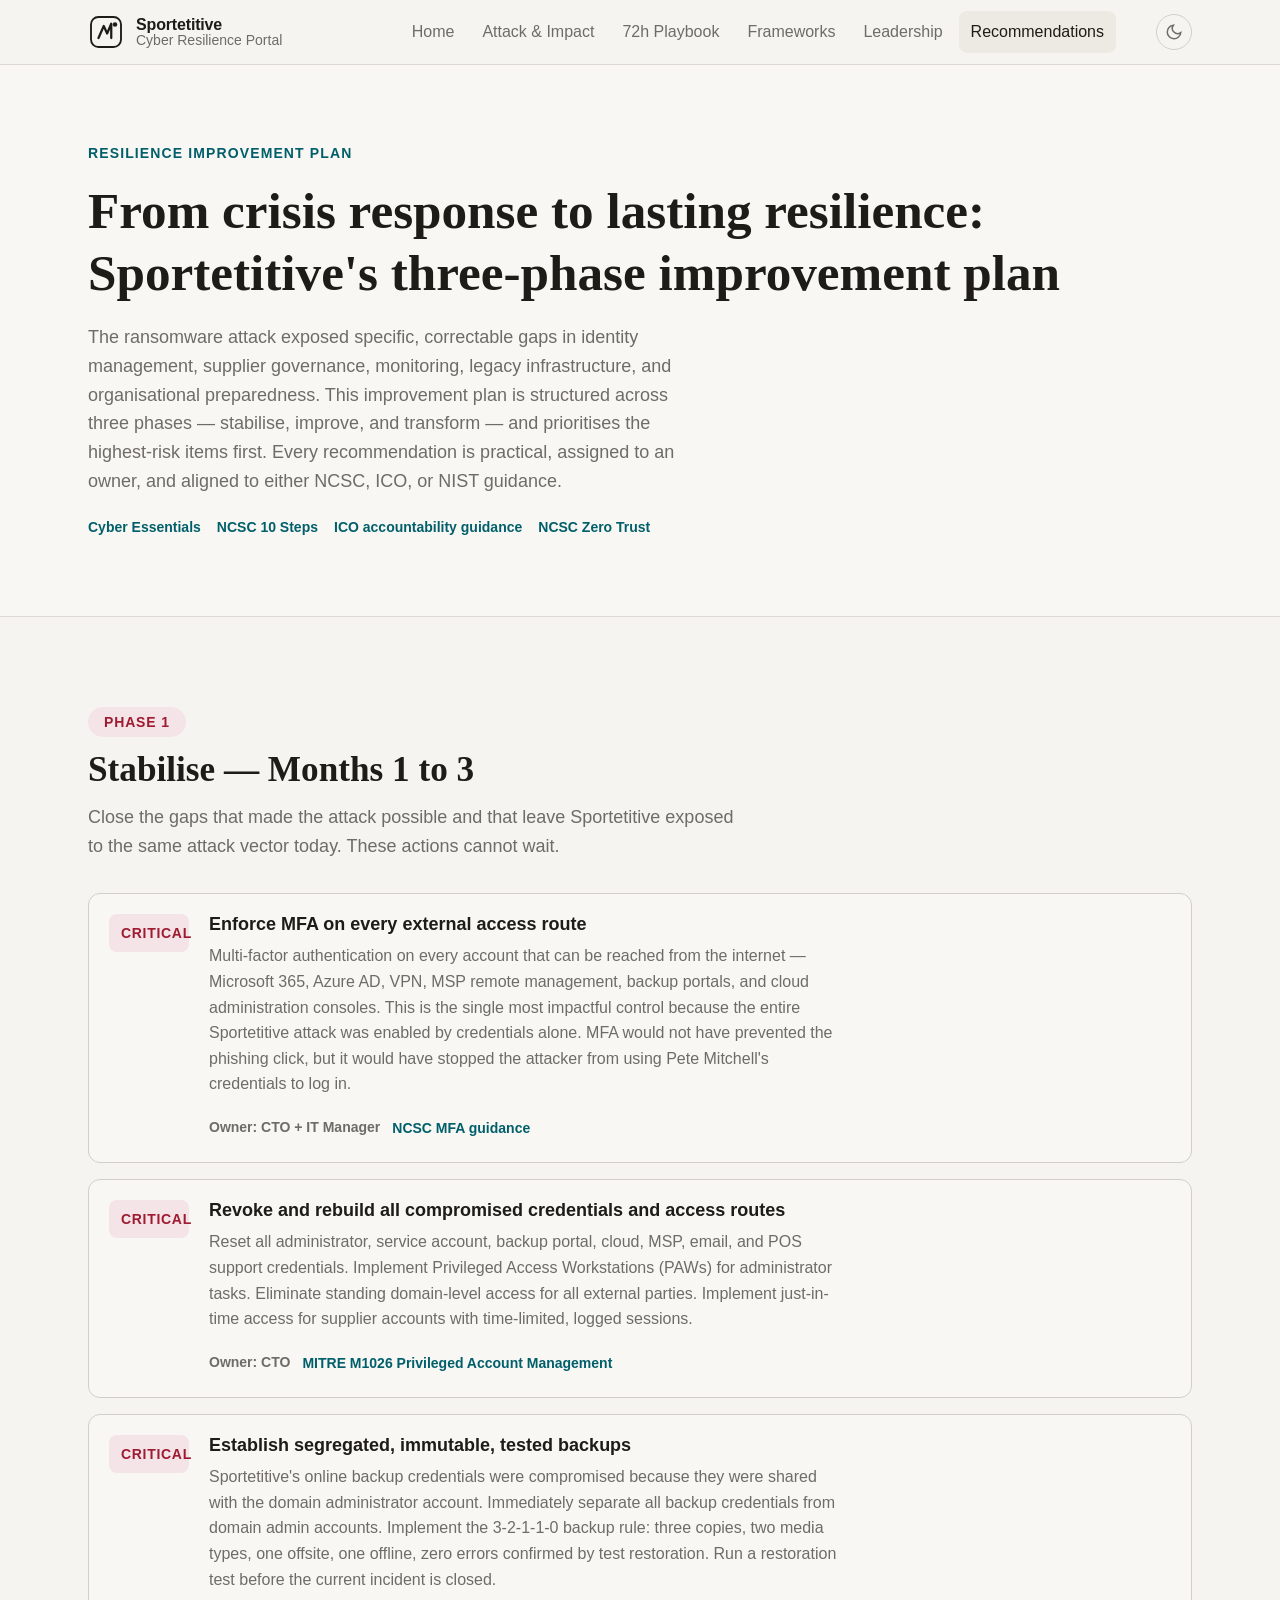
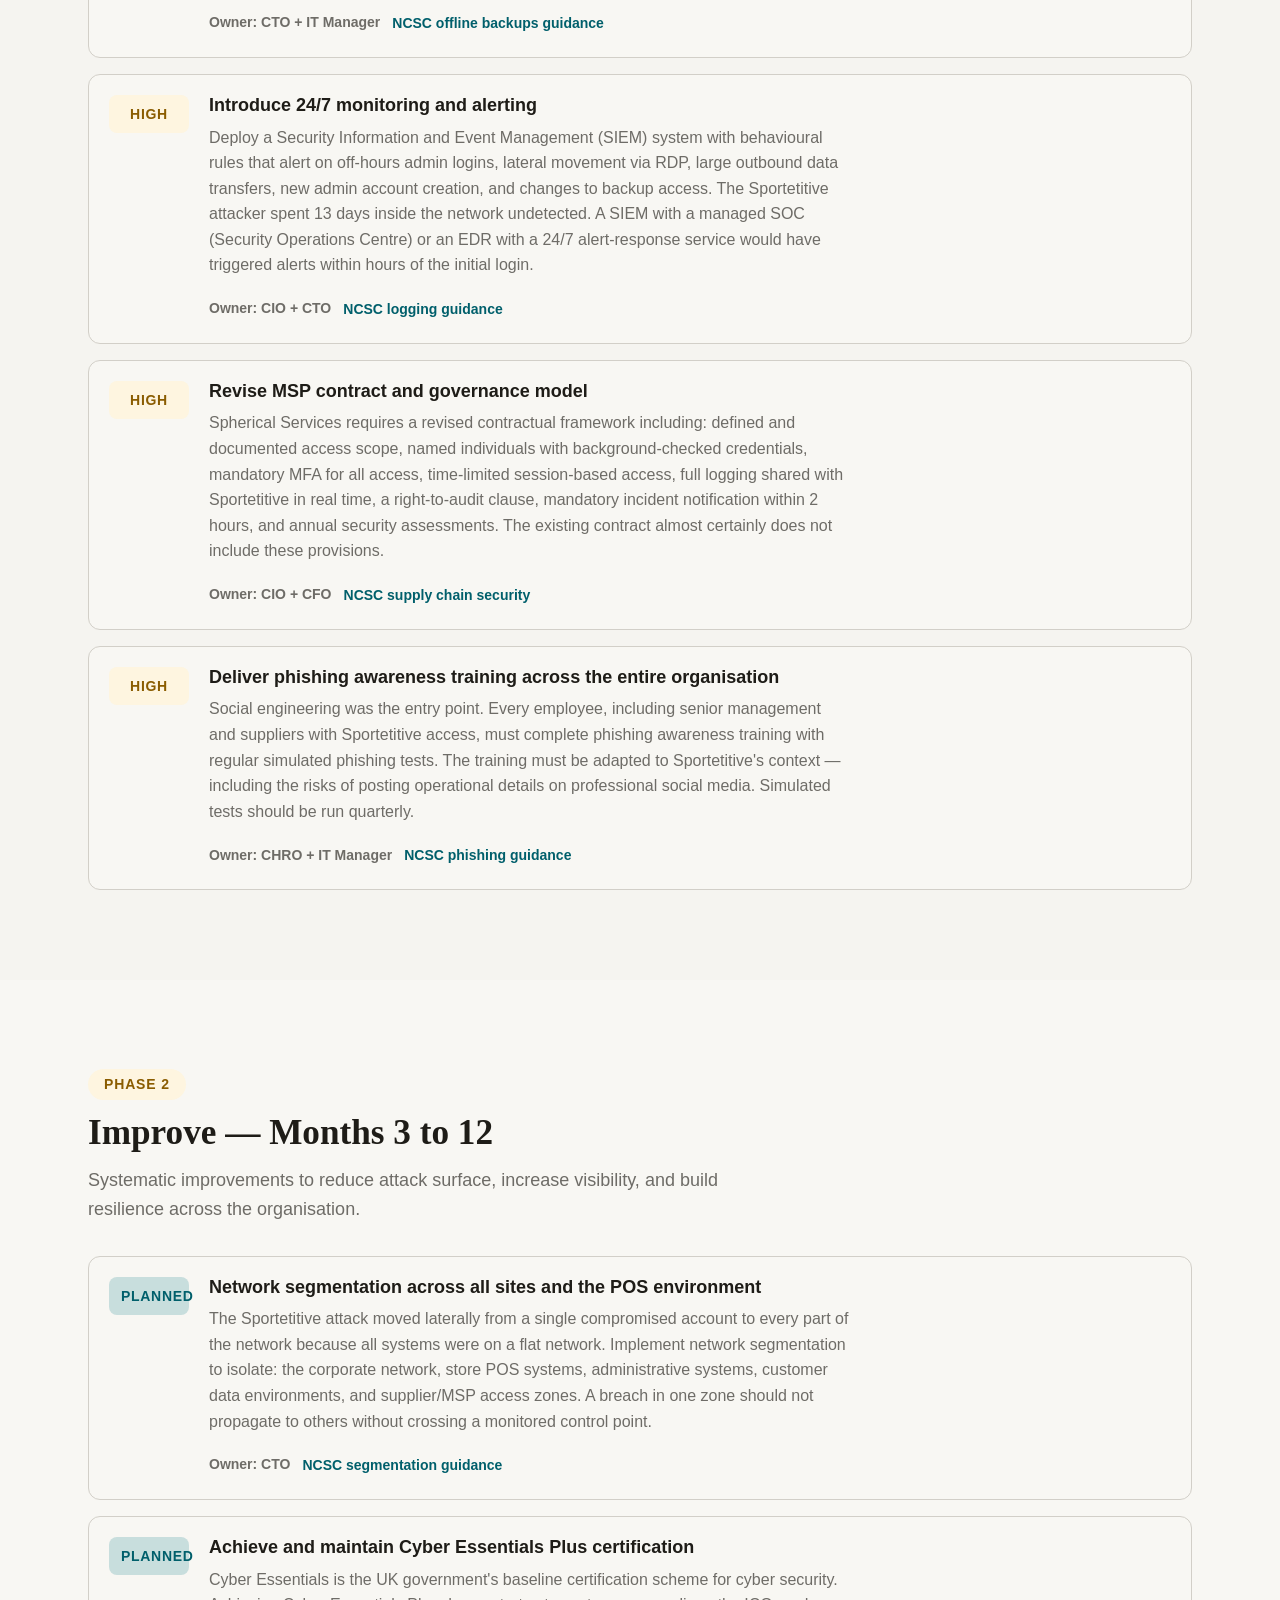
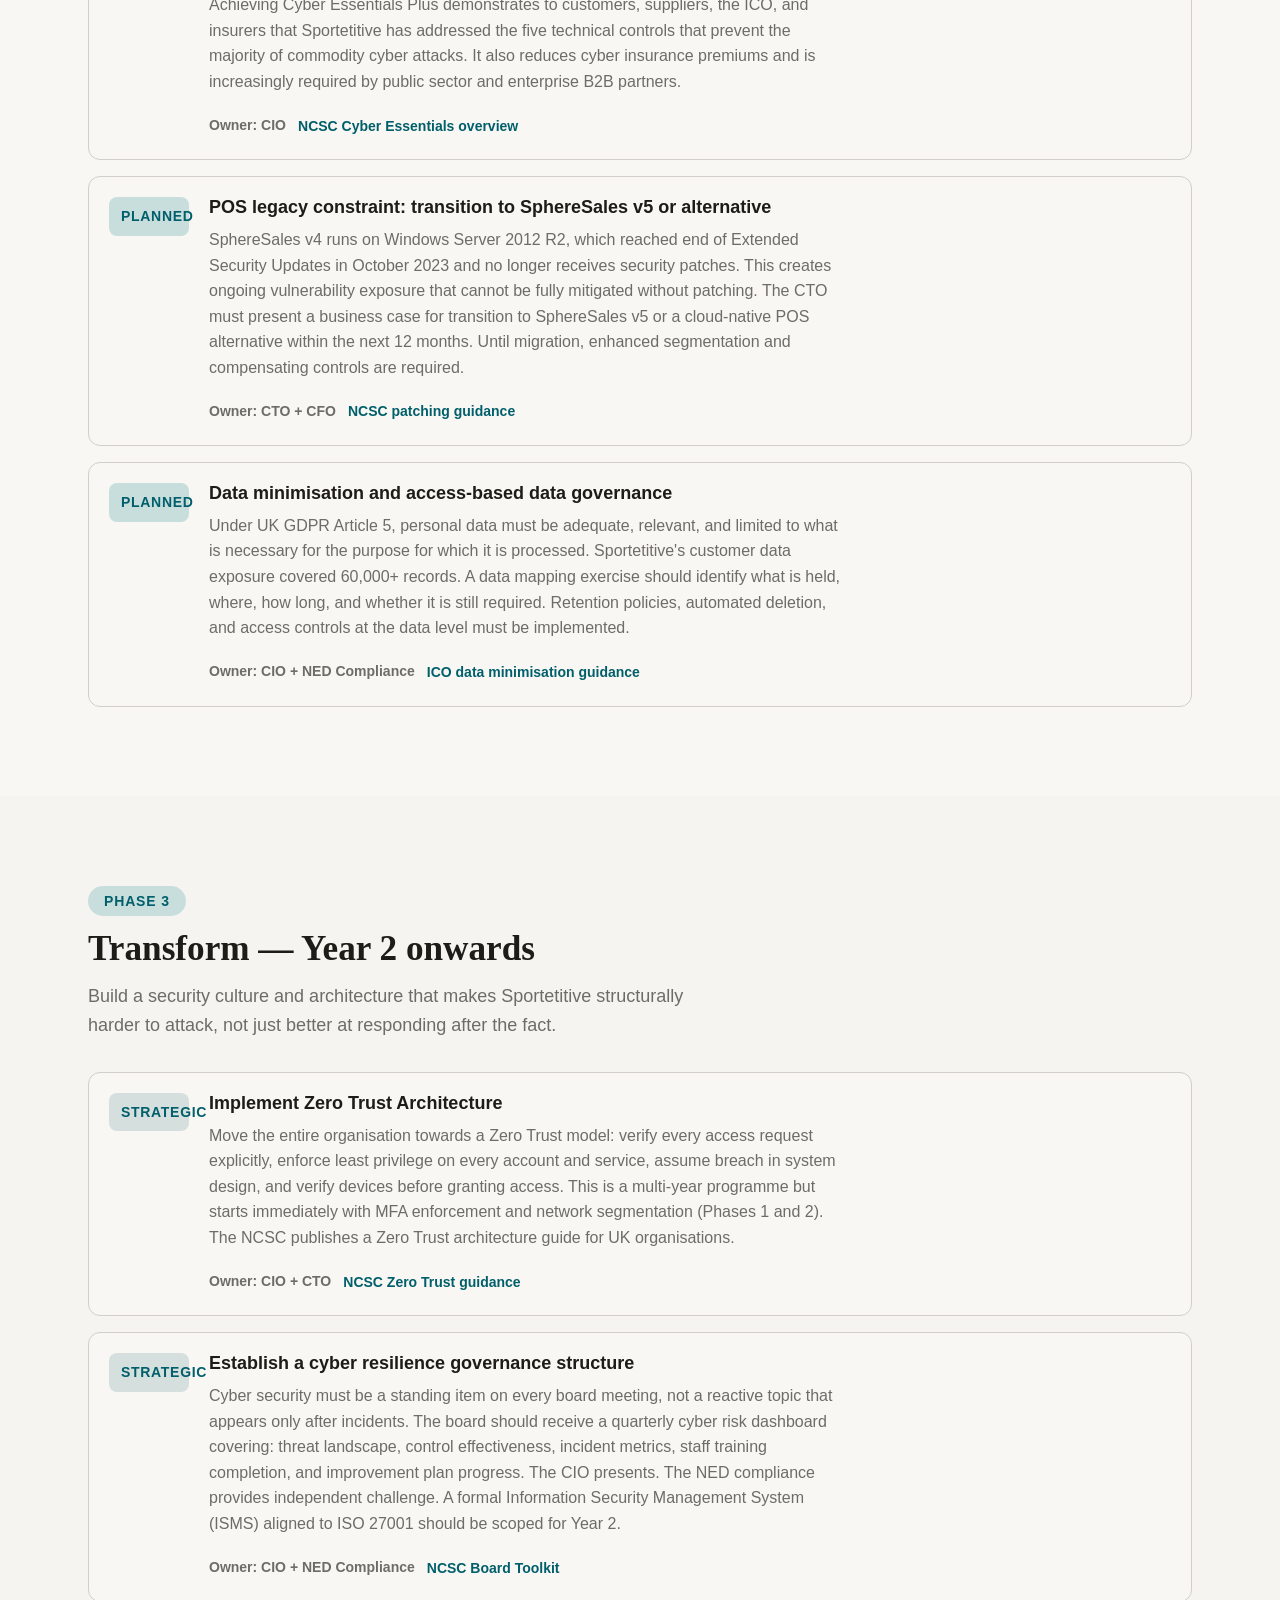
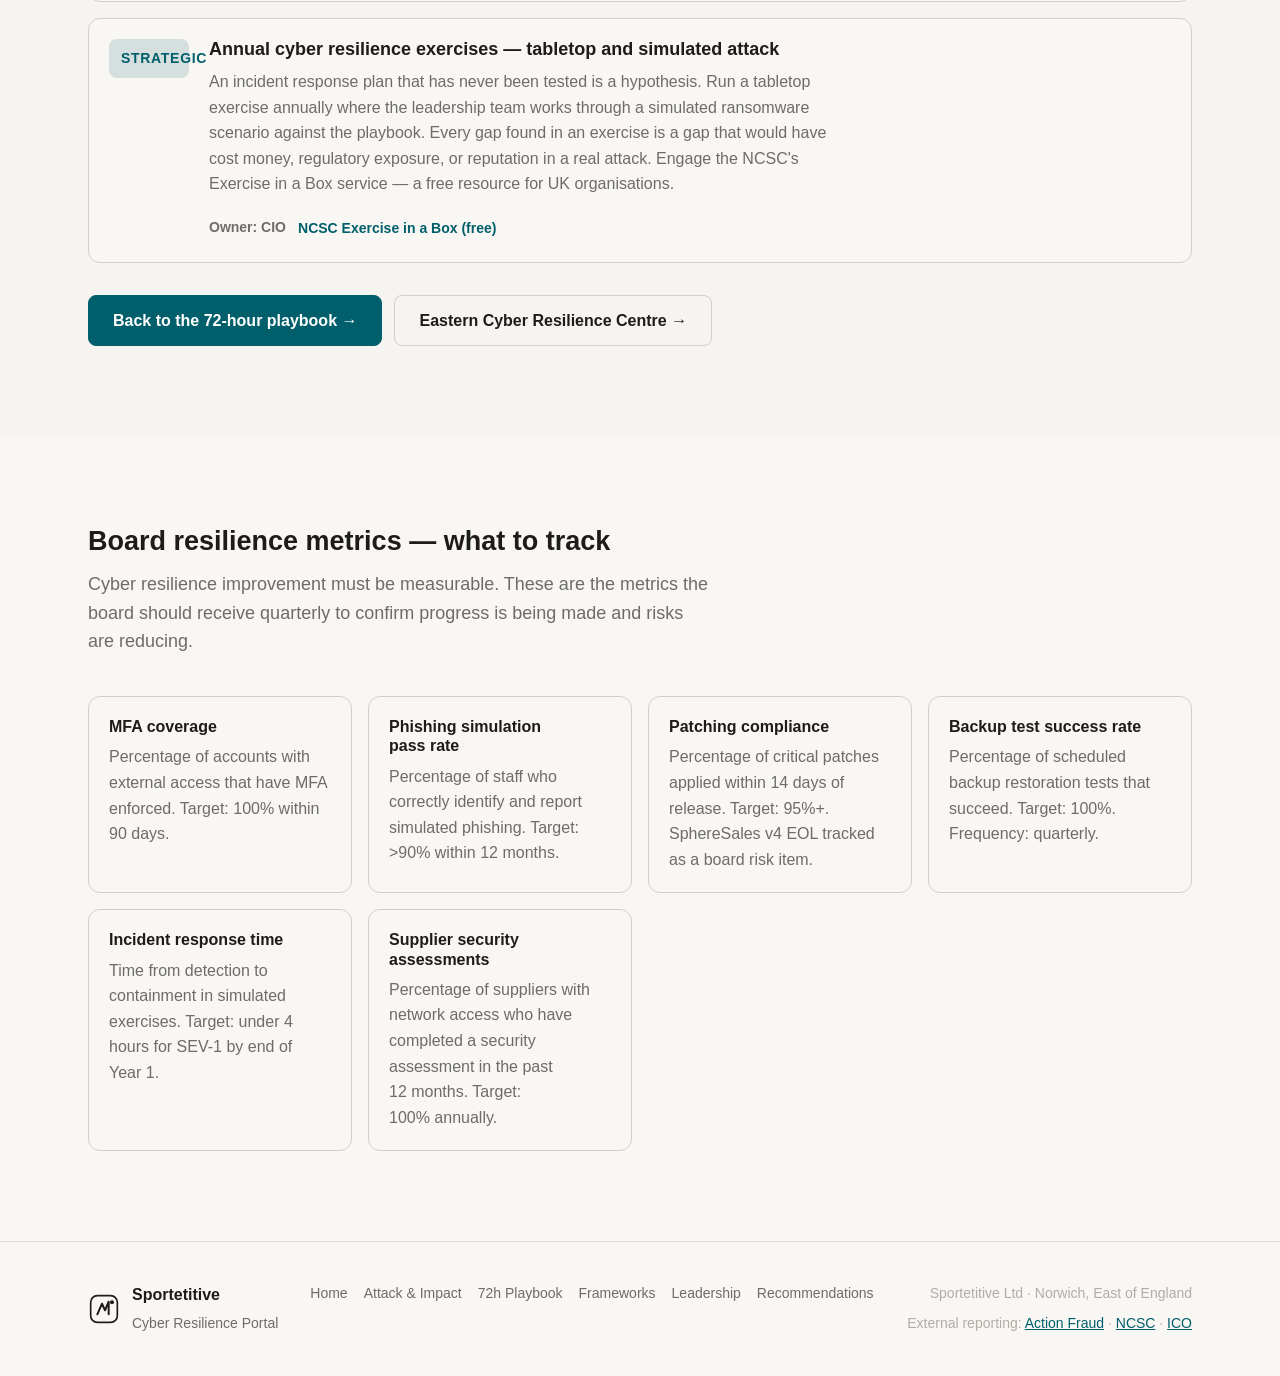
<file: recommendations.html>
<!DOCTYPE html>
<html lang="en">
<head>
  <meta charset="UTF-8"/>
  <meta name="viewport" content="width=device-width, initial-scale=1.0"/>
  <link rel="preconnect" href="https://api.fontshare.com"/>
  <link rel="stylesheet" href="./base.css"/>
  <link rel="stylesheet" href="./style.css"/>
  <script defer src="./app.js"></script>
  <title>Recommendations | Sportetitive Cyber Resilience Portal</title>
</head>
<body>
  <a class="skip-link" href="#main">Skip to main content</a>
  <header class="site-header">
    <div class="header-inner">
      <a class="brand" href="./index.html">
        <svg class="brand-mark" viewBox="0 0 48 48" fill="none" aria-hidden="true"><rect x="4" y="4" width="40" height="40" rx="10" stroke="currentColor" stroke-width="2.5"/><path d="M14 32 L21 16 L25.5 26 L31 13 L31 32" stroke="currentColor" stroke-width="3" stroke-linecap="round" stroke-linejoin="round" fill="none"/><circle cx="36" cy="14" r="3" fill="currentColor"/></svg>
        <span class="brand-name"><strong>Sportetitive</strong><span>Cyber Resilience Portal</span></span>
      </a>
      <nav class="site-nav" id="site-nav" aria-label="Primary">
        <a href="./index.html">Home</a>
        <a href="./attack-impact.html">Attack &amp; Impact</a>
        <a href="./incident-response.html">72h Playbook</a>
        <a href="./frameworks.html">Frameworks</a>
        <a href="./leadership-roles.html">Leadership</a>
        <a href="./recommendations.html" aria-current=page>Recommendations</a>
      </nav>
      <div class="header-actions">
        <button class="theme-toggle" type="button" data-theme-toggle aria-label="Toggle dark mode"></button>
        <button class="nav-toggle" type="button" aria-expanded="false" aria-controls="site-nav" aria-label="Open menu">
          <svg width="22" height="22" viewBox="0 0 24 24" fill="none" stroke="currentColor" stroke-width="2" stroke-linecap="round"><line x1="3" y1="6" x2="21" y2="6"/><line x1="3" y1="12" x2="21" y2="12"/><line x1="3" y1="18" x2="21" y2="18"/></svg>
        </button>
      </div>
    </div>
  </header>
  <main id="main">

    <section class="page-hero">
      <div class="container">
        <div class="eyebrow">Resilience Improvement Plan</div>
        <h1>From crisis response to lasting resilience: Sportetitive&apos;s three-phase improvement plan</h1>
        <p class="page-hero-copy">The ransomware attack exposed specific, correctable gaps in identity management, supplier governance, monitoring, legacy infrastructure, and organisational preparedness. This improvement plan is structured across three phases &mdash; stabilise, improve, and transform &mdash; and prioritises the highest-risk items first. Every recommendation is practical, assigned to an owner, and aligned to either NCSC, ICO, or NIST guidance.</p>
        <div class="hero-refs">
          <a href="https://www.ncsc.gov.uk/cyberessentials/overview" target="_blank" rel="noopener noreferrer">Cyber Essentials</a>
          <a href="https://www.ncsc.gov.uk/guidance/10-steps-to-cyber-security" target="_blank" rel="noopener noreferrer">NCSC 10 Steps</a>
          <a href="https://ico.org.uk/for-organisations/uk-gdpr-guidance-and-resources/accountability-and-governance/" target="_blank" rel="noopener noreferrer">ICO accountability guidance</a>
          <a href="https://www.ncsc.gov.uk/guidance/zero-trust-architecture" target="_blank" rel="noopener noreferrer">NCSC Zero Trust</a>
        </div>
      </div>
    </section>

    <section class="section">
      <div class="container">
        <div class="phase-header reveal">
          <div class="phase-badge phase-1">Phase 1</div>
          <h2>Stabilise &mdash; Months 1 to 3</h2>
          <p>Close the gaps that made the attack possible and that leave Sportetitive exposed to the same attack vector today. These actions cannot wait.</p>
        </div>
        <div class="rec-list reveal">
          <div class="rec-item critical-item">
            <div class="rec-priority">Critical</div>
            <div class="rec-body">
              <h3>Enforce MFA on every external access route</h3>
              <p>Multi-factor authentication on every account that can be reached from the internet &mdash; Microsoft 365, Azure AD, VPN, MSP remote management, backup portals, and cloud administration consoles. This is the single most impactful control because the entire Sportetitive attack was enabled by credentials alone. MFA would not have prevented the phishing click, but it would have stopped the attacker from using Pete Mitchell&apos;s credentials to log in.</p>
              <div class="rec-meta"><span class="rec-owner">Owner: CTO + IT Manager</span><span class="rec-ref"><a href="https://www.ncsc.gov.uk/guidance/multi-factor-authentication-online-services" target="_blank" rel="noopener noreferrer">NCSC MFA guidance</a></span></div>
            </div>
          </div>
          <div class="rec-item critical-item">
            <div class="rec-priority">Critical</div>
            <div class="rec-body">
              <h3>Revoke and rebuild all compromised credentials and access routes</h3>
              <p>Reset all administrator, service account, backup portal, cloud, MSP, email, and POS support credentials. Implement Privileged Access Workstations (PAWs) for administrator tasks. Eliminate standing domain-level access for all external parties. Implement just-in-time access for supplier accounts with time-limited, logged sessions.</p>
              <div class="rec-meta"><span class="rec-owner">Owner: CTO</span><span class="rec-ref"><a href="https://attack.mitre.org/mitigations/M1026/" target="_blank" rel="noopener noreferrer">MITRE M1026 Privileged Account Management</a></span></div>
            </div>
          </div>
          <div class="rec-item critical-item">
            <div class="rec-priority">Critical</div>
            <div class="rec-body">
              <h3>Establish segregated, immutable, tested backups</h3>
              <p>Sportetitive&apos;s online backup credentials were compromised because they were shared with the domain administrator account. Immediately separate all backup credentials from domain admin accounts. Implement the 3-2-1-1-0 backup rule: three copies, two media types, one offsite, one offline, zero errors confirmed by test restoration. Run a restoration test before the current incident is closed.</p>
              <div class="rec-meta"><span class="rec-owner">Owner: CTO + IT Manager</span><span class="rec-ref"><a href="https://www.ncsc.gov.uk/guidance/offline-backups-in-an-online-world" target="_blank" rel="noopener noreferrer">NCSC offline backups guidance</a></span></div>
            </div>
          </div>
          <div class="rec-item high-item">
            <div class="rec-priority">High</div>
            <div class="rec-body">
              <h3>Introduce 24/7 monitoring and alerting</h3>
              <p>Deploy a Security Information and Event Management (SIEM) system with behavioural rules that alert on off-hours admin logins, lateral movement via RDP, large outbound data transfers, new admin account creation, and changes to backup access. The Sportetitive attacker spent 13 days inside the network undetected. A SIEM with a managed SOC (Security Operations Centre) or an EDR with a 24/7 alert-response service would have triggered alerts within hours of the initial login.</p>
              <div class="rec-meta"><span class="rec-owner">Owner: CIO + CTO</span><span class="rec-ref"><a href="https://www.ncsc.gov.uk/guidance/introduction-logging-security-purposes" target="_blank" rel="noopener noreferrer">NCSC logging guidance</a></span></div>
            </div>
          </div>
          <div class="rec-item high-item">
            <div class="rec-priority">High</div>
            <div class="rec-body">
              <h3>Revise MSP contract and governance model</h3>
              <p>Spherical Services requires a revised contractual framework including: defined and documented access scope, named individuals with background-checked credentials, mandatory MFA for all access, time-limited session-based access, full logging shared with Sportetitive in real time, a right-to-audit clause, mandatory incident notification within 2 hours, and annual security assessments. The existing contract almost certainly does not include these provisions.</p>
              <div class="rec-meta"><span class="rec-owner">Owner: CIO + CFO</span><span class="rec-ref"><a href="https://www.ncsc.gov.uk/guidance/supply-chain-security" target="_blank" rel="noopener noreferrer">NCSC supply chain security</a></span></div>
            </div>
          </div>
          <div class="rec-item high-item">
            <div class="rec-priority">High</div>
            <div class="rec-body">
              <h3>Deliver phishing awareness training across the entire organisation</h3>
              <p>Social engineering was the entry point. Every employee, including senior management and suppliers with Sportetitive access, must complete phishing awareness training with regular simulated phishing tests. The training must be adapted to Sportetitive&apos;s context &mdash; including the risks of posting operational details on professional social media. Simulated tests should be run quarterly.</p>
              <div class="rec-meta"><span class="rec-owner">Owner: CHRO + IT Manager</span><span class="rec-ref"><a href="https://www.ncsc.gov.uk/guidance/phishing" target="_blank" rel="noopener noreferrer">NCSC phishing guidance</a></span></div>
            </div>
          </div>
        </div>
      </div>
    </section>

    <section class="section section-alt">
      <div class="container">
        <div class="phase-header reveal">
          <div class="phase-badge phase-2">Phase 2</div>
          <h2>Improve &mdash; Months 3 to 12</h2>
          <p>Systematic improvements to reduce attack surface, increase visibility, and build resilience across the organisation.</p>
        </div>
        <div class="rec-list reveal">
          <div class="rec-item medium-item">
            <div class="rec-priority">Planned</div>
            <div class="rec-body">
              <h3>Network segmentation across all sites and the POS environment</h3>
              <p>The Sportetitive attack moved laterally from a single compromised account to every part of the network because all systems were on a flat network. Implement network segmentation to isolate: the corporate network, store POS systems, administrative systems, customer data environments, and supplier/MSP access zones. A breach in one zone should not propagate to others without crossing a monitored control point.</p>
              <div class="rec-meta"><span class="rec-owner">Owner: CTO</span><span class="rec-ref"><a href="https://www.ncsc.gov.uk/guidance/network-segmentation-and-segregation" target="_blank" rel="noopener noreferrer">NCSC segmentation guidance</a></span></div>
            </div>
          </div>
          <div class="rec-item medium-item">
            <div class="rec-priority">Planned</div>
            <div class="rec-body">
              <h3>Achieve and maintain Cyber Essentials Plus certification</h3>
              <p>Cyber Essentials is the UK government&apos;s baseline certification scheme for cyber security. Achieving Cyber Essentials Plus demonstrates to customers, suppliers, the ICO, and insurers that Sportetitive has addressed the five technical controls that prevent the majority of commodity cyber attacks. It also reduces cyber insurance premiums and is increasingly required by public sector and enterprise B2B partners.</p>
              <div class="rec-meta"><span class="rec-owner">Owner: CIO</span><span class="rec-ref"><a href="https://www.ncsc.gov.uk/cyberessentials/overview" target="_blank" rel="noopener noreferrer">NCSC Cyber Essentials overview</a></span></div>
            </div>
          </div>
          <div class="rec-item medium-item">
            <div class="rec-priority">Planned</div>
            <div class="rec-body">
              <h3>POS legacy constraint: transition to SphereSales v5 or alternative</h3>
              <p>SphereSales v4 runs on Windows Server 2012 R2, which reached end of Extended Security Updates in October 2023 and no longer receives security patches. This creates ongoing vulnerability exposure that cannot be fully mitigated without patching. The CTO must present a business case for transition to SphereSales v5 or a cloud-native POS alternative within the next 12 months. Until migration, enhanced segmentation and compensating controls are required.</p>
              <div class="rec-meta"><span class="rec-owner">Owner: CTO + CFO</span><span class="rec-ref"><a href="https://www.ncsc.gov.uk/guidance/patch-management" target="_blank" rel="noopener noreferrer">NCSC patching guidance</a></span></div>
            </div>
          </div>
          <div class="rec-item medium-item">
            <div class="rec-priority">Planned</div>
            <div class="rec-body">
              <h3>Data minimisation and access-based data governance</h3>
              <p>Under UK GDPR Article 5, personal data must be adequate, relevant, and limited to what is necessary for the purpose for which it is processed. Sportetitive&apos;s customer data exposure covered 60,000+ records. A data mapping exercise should identify what is held, where, how long, and whether it is still required. Retention policies, automated deletion, and access controls at the data level must be implemented.</p>
              <div class="rec-meta"><span class="rec-owner">Owner: CIO + NED Compliance</span><span class="rec-ref"><a href="https://ico.org.uk/for-organisations/uk-gdpr-guidance-and-resources/data-minimisation/" target="_blank" rel="noopener noreferrer">ICO data minimisation guidance</a></span></div>
            </div>
          </div>
        </div>
      </div>
    </section>

    <section class="section">
      <div class="container">
        <div class="phase-header reveal">
          <div class="phase-badge phase-3">Phase 3</div>
          <h2>Transform &mdash; Year 2 onwards</h2>
          <p>Build a security culture and architecture that makes Sportetitive structurally harder to attack, not just better at responding after the fact.</p>
        </div>
        <div class="rec-list reveal">
          <div class="rec-item transform-item">
            <div class="rec-priority">Strategic</div>
            <div class="rec-body">
              <h3>Implement Zero Trust Architecture</h3>
              <p>Move the entire organisation towards a Zero Trust model: verify every access request explicitly, enforce least privilege on every account and service, assume breach in system design, and verify devices before granting access. This is a multi-year programme but starts immediately with MFA enforcement and network segmentation (Phases 1 and 2). The NCSC publishes a Zero Trust architecture guide for UK organisations.</p>
              <div class="rec-meta"><span class="rec-owner">Owner: CIO + CTO</span><span class="rec-ref"><a href="https://www.ncsc.gov.uk/guidance/zero-trust-architecture" target="_blank" rel="noopener noreferrer">NCSC Zero Trust guidance</a></span></div>
            </div>
          </div>
          <div class="rec-item transform-item">
            <div class="rec-priority">Strategic</div>
            <div class="rec-body">
              <h3>Establish a cyber resilience governance structure</h3>
              <p>Cyber security must be a standing item on every board meeting, not a reactive topic that appears only after incidents. The board should receive a quarterly cyber risk dashboard covering: threat landscape, control effectiveness, incident metrics, staff training completion, and improvement plan progress. The CIO presents. The NED compliance provides independent challenge. A formal Information Security Management System (ISMS) aligned to ISO 27001 should be scoped for Year 2.</p>
              <div class="rec-meta"><span class="rec-owner">Owner: CIO + NED Compliance</span><span class="rec-ref"><a href="https://www.ncsc.gov.uk/guidance/board-toolkit" target="_blank" rel="noopener noreferrer">NCSC Board Toolkit</a></span></div>
            </div>
          </div>
          <div class="rec-item transform-item">
            <div class="rec-priority">Strategic</div>
            <div class="rec-body">
              <h3>Annual cyber resilience exercises &mdash; tabletop and simulated attack</h3>
              <p>An incident response plan that has never been tested is a hypothesis. Run a tabletop exercise annually where the leadership team works through a simulated ransomware scenario against the playbook. Every gap found in an exercise is a gap that would have cost money, regulatory exposure, or reputation in a real attack. Engage the NCSC&apos;s Exercise in a Box service &mdash; a free resource for UK organisations.</p>
              <div class="rec-meta"><span class="rec-owner">Owner: CIO</span><span class="rec-ref"><a href="https://www.ncsc.gov.uk/information/exercise-in-a-box" target="_blank" rel="noopener noreferrer">NCSC Exercise in a Box (free)</a></span></div>
            </div>
          </div>
        </div>
        <div class="cta-row reveal">
          <a class="btn btn-primary" href="./incident-response.html">Back to the 72-hour playbook &rarr;</a>
          <a class="btn btn-ghost" href="https://www.ecrcentre.co.uk" target="_blank" rel="noopener noreferrer">Eastern Cyber Resilience Centre &rarr;</a>
        </div>
      </div>
    </section>

    <section class="section section-alt">
      <div class="container">
        <div class="section-header reveal">
          <h2>Board resilience metrics &mdash; what to track</h2>
          <p>Cyber resilience improvement must be measurable. These are the metrics the board should receive quarterly to confirm progress is being made and risks are reducing.</p>
        </div>
        <div class="metric-grid reveal">
          <div class="metric-card"><h3>MFA coverage</h3><p>Percentage of accounts with external access that have MFA enforced. Target: 100% within 90 days.</p></div>
          <div class="metric-card"><h3>Phishing simulation pass rate</h3><p>Percentage of staff who correctly identify and report simulated phishing. Target: &gt;90% within 12 months.</p></div>
          <div class="metric-card"><h3>Patching compliance</h3><p>Percentage of critical patches applied within 14 days of release. Target: 95%+. SphereSales v4 EOL tracked as a board risk item.</p></div>
          <div class="metric-card"><h3>Backup test success rate</h3><p>Percentage of scheduled backup restoration tests that succeed. Target: 100%. Frequency: quarterly.</p></div>
          <div class="metric-card"><h3>Incident response time</h3><p>Time from detection to containment in simulated exercises. Target: under 4 hours for SEV-1 by end of Year 1.</p></div>
          <div class="metric-card"><h3>Supplier security assessments</h3><p>Percentage of suppliers with network access who have completed a security assessment in the past 12 months. Target: 100% annually.</p></div>
        </div>
      </div>
    </section>

  </main>
  <footer class="site-footer">
    <div class="container footer-inner">
      <div class="footer-brand">
        <svg class="brand-mark" viewBox="0 0 48 48" fill="none" aria-hidden="true"><rect x="4" y="4" width="40" height="40" rx="10" stroke="currentColor" stroke-width="2.5"/><path d="M14 32 L21 16 L25.5 26 L31 13 L31 32" stroke="currentColor" stroke-width="3" stroke-linecap="round" stroke-linejoin="round" fill="none"/><circle cx="36" cy="14" r="3" fill="currentColor"/></svg>
        <div><strong>Sportetitive</strong><span>Cyber Resilience Portal</span></div>
      </div>
      <nav class="footer-links" aria-label="Footer">
        <a href="./index.html">Home</a>
        <a href="./attack-impact.html">Attack &amp; Impact</a>
        <a href="./incident-response.html">72h Playbook</a>
        <a href="./frameworks.html">Frameworks</a>
        <a href="./leadership-roles.html">Leadership</a>
        <a href="./recommendations.html">Recommendations</a>
      </nav>
      <div class="footer-legal">
        <span>Sportetitive Ltd &middot; Norwich, East of England</span>
        <span>External reporting: <a href="https://www.actionfraud.police.uk" target="_blank" rel="noopener noreferrer">Action Fraud</a> &middot; <a href="https://report.ncsc.gov.uk" target="_blank" rel="noopener noreferrer">NCSC</a> &middot; <a href="https://ico.org.uk/for-organisations/report-a-breach/personal-data-breach/" target="_blank" rel="noopener noreferrer">ICO</a></span>
      </div>
    </div>
  </footer>
</body>
</html>
</file>
<file: base.css>
/* base.css — Sportetitive Cyber Resilience Portal */
*,*::before,*::after{box-sizing:border-box;margin:0;padding:0}
html{-moz-text-size-adjust:none;-webkit-text-size-adjust:none;text-size-adjust:none;-webkit-font-smoothing:antialiased;-moz-osx-font-smoothing:grayscale;text-rendering:optimizeLegibility;scroll-behavior:smooth;scroll-padding-top:5rem}
body{min-height:100dvh;line-height:1.6;font-family:var(--font-body,sans-serif);font-size:var(--text-base);color:var(--color-text);background-color:var(--color-bg)}
img,picture,video,canvas,svg{display:block;max-width:100%;height:auto}
ul[role="list"],ol[role="list"]{list-style:none}
input,button,textarea,select{font:inherit;color:inherit}
h1,h2,h3,h4,h5,h6{text-wrap:balance;line-height:1.2}
p,li,figcaption{text-wrap:pretty;max-width:72ch}
::selection{background:oklch(from var(--color-primary) l c h / 0.2);color:var(--color-text)}
:focus-visible{outline:2px solid var(--color-primary);outline-offset:3px;border-radius:var(--radius-sm)}
@media(prefers-reduced-motion:reduce){*,*::before,*::after{animation-duration:.01ms!important;animation-iteration-count:1!important;transition-duration:.01ms!important;scroll-behavior:auto!important}}
button{cursor:pointer;background:none;border:none}
table{border-collapse:collapse;width:100%}
a,button,[role="button"],input,textarea,select{transition:color 180ms cubic-bezier(.16,1,.3,1),background 180ms cubic-bezier(.16,1,.3,1),border-color 180ms cubic-bezier(.16,1,.3,1),box-shadow 180ms cubic-bezier(.16,1,.3,1),opacity 180ms cubic-bezier(.16,1,.3,1)}
.sr-only{position:absolute;width:1px;height:1px;padding:0;margin:-1px;overflow:hidden;clip:rect(0,0,0,0);white-space:nowrap;border-width:0}
</file>
<file: style.css>
/* style.css — Sportetitive Cyber Resilience Portal
   Art direction: cyber resilience portal for a UK retail-tech company.
   Tone: authoritative, direct, trustworthy — not alarming, not clinical.
   Palette: deep navy surfaces + amber-teal accent. Serious but readable.
   Typography: General Sans (body) + Zodiak (display headings)
   Density: balanced — structured content with clear white-space rhythm */

@import url("https://api.fontshare.com/v2/css?f[]=general-sans@300,400,500,600,700&f[]=zodiak@400,700&display=swap");

/* ─── DESIGN TOKENS ─────────────────────────────────────────────────────── */
:root,[data-theme="light"]{
  --font-display:'Zodiak','Georgia',serif;
  --font-body:'General Sans','Inter',sans-serif;

  --text-xs:clamp(.75rem,.7rem + .25vw,.875rem);
  --text-sm:clamp(.875rem,.8rem + .35vw,1rem);
  --text-base:clamp(1rem,.95rem + .25vw,1.125rem);
  --text-lg:clamp(1.125rem,1rem + .75vw,1.5rem);
  --text-xl:clamp(1.5rem,1.2rem + 1.25vw,2.25rem);
  --text-2xl:clamp(2rem,1.2rem + 2.5vw,3.5rem);

  --space-1:.25rem;--space-2:.5rem;--space-3:.75rem;--space-4:1rem;
  --space-5:1.25rem;--space-6:1.5rem;--space-8:2rem;--space-10:2.5rem;
  --space-12:3rem;--space-16:4rem;--space-20:5rem;--space-24:6rem;

  --color-bg:#f5f4f0;
  --color-surface:#f8f7f3;
  --color-surface-2:#faf9f6;
  --color-surface-offset:#edeae4;
  --color-divider:#dddad4;
  --color-border:#d2cfc8;
  --color-text:#1e1c17;
  --color-text-muted:#6e6c67;
  --color-text-faint:#b0ada7;
  --color-text-inverse:#f8f7f3;

  --color-primary:#005f6b;
  --color-primary-hover:#004d57;
  --color-primary-active:#003840;
  --color-primary-highlight:#c8dedd;

  --color-accent:#c97c00;
  --color-accent-hover:#a66400;
  --color-accent-active:#7d4c00;

  --color-danger:#9e1b32;
  --color-danger-bg:#f5e4e7;
  --color-warning:#8a5c00;
  --color-warning-bg:#fef5e0;
  --color-success:#2d6a2d;
  --color-success-bg:#e2f0e2;

  --radius-sm:.375rem;--radius-md:.5rem;--radius-lg:.75rem;--radius-xl:1rem;--radius-full:9999px;
  --shadow-sm:0 1px 2px oklch(.2 .01 80 / .06);
  --shadow-md:0 4px 12px oklch(.2 .01 80 / .08);
  --shadow-lg:0 12px 32px oklch(.2 .01 80 / .12);
  --content-narrow:640px;--content-default:960px;--content-wide:1200px;
}

[data-theme="dark"]{
  --color-bg:#12110e;
  --color-surface:#181714;
  --color-surface-2:#1d1c19;
  --color-surface-offset:#201f1c;
  --color-divider:#2a2926;
  --color-border:#373532;
  --color-text:#cccac5;
  --color-text-muted:#7a7872;
  --color-text-faint:#504e4a;
  --color-text-inverse:#1d1c19;
  --color-primary:#4c9dab;
  --color-primary-hover:#38828f;
  --color-primary-active:#236872;
  --color-primary-highlight:#2a3e40;
  --color-accent:#f0a030;
  --color-accent-hover:#d88720;
  --color-danger:#e05070;
  --color-danger-bg:#2e1c20;
  --color-warning:#d4a020;
  --color-warning-bg:#2a2010;
  --color-success:#5dab5d;
  --color-success-bg:#1a2e1a;
  --shadow-sm:0 1px 2px oklch(0 0 0 / .2);
  --shadow-md:0 4px 12px oklch(0 0 0 / .3);
  --shadow-lg:0 12px 32px oklch(0 0 0 / .4);
}

@media(prefers-color-scheme:dark){:root:not([data-theme]){
  --color-bg:#12110e;--color-surface:#181714;--color-surface-2:#1d1c19;
  --color-surface-offset:#201f1c;--color-divider:#2a2926;--color-border:#373532;
  --color-text:#cccac5;--color-text-muted:#7a7872;--color-text-faint:#504e4a;
  --color-text-inverse:#1d1c19;--color-primary:#4c9dab;--color-primary-hover:#38828f;
  --color-primary-active:#236872;--color-primary-highlight:#2a3e40;
  --color-accent:#f0a030;--color-danger:#e05070;--color-danger-bg:#2e1c20;
  --color-warning-bg:#2a2010;--color-success:#5dab5d;--color-success-bg:#1a2e1a;
  --shadow-sm:0 1px 2px oklch(0 0 0 / .2);
  --shadow-md:0 4px 12px oklch(0 0 0 / .3);
  --shadow-lg:0 12px 32px oklch(0 0 0 / .4);
}}

/* ─── LAYOUT UTILITIES ───────────────────────────────────────────────────── */
.container{max-width:var(--content-wide);margin-inline:auto;padding-inline:clamp(var(--space-4),4vw,var(--space-12))}
.section{padding-block:clamp(var(--space-12),7vw,var(--space-24))}
.section-alt{background:var(--color-surface)}
.section-header{margin-bottom:var(--space-10)}
.section-header p{color:var(--color-text-muted);margin-top:var(--space-3);max-width:65ch}
.section-title{font-family:var(--font-display);font-size:var(--text-xl);margin-bottom:var(--space-4)}
.section-intro{color:var(--color-text-muted);max-width:65ch;margin-bottom:var(--space-8)}
.cta-row{display:flex;flex-wrap:wrap;gap:var(--space-3);margin-top:var(--space-8)}

/* ─── SKIP LINK ──────────────────────────────────────────────────────────── */
.skip-link{position:absolute;left:var(--space-4);top:-100%;background:var(--color-primary);color:var(--color-text-inverse);padding:var(--space-2) var(--space-4);border-radius:var(--radius-md);font-size:var(--text-sm);z-index:999;text-decoration:none}
.skip-link:focus{top:var(--space-4)}

/* ─── HEADER ─────────────────────────────────────────────────────────────── */
.site-header{position:sticky;top:0;z-index:100;background:color-mix(in oklab,var(--color-bg) 92%,transparent);backdrop-filter:blur(12px);-webkit-backdrop-filter:blur(12px);border-bottom:1px solid var(--color-divider)}
.header-inner{display:flex;align-items:center;gap:var(--space-6);max-width:var(--content-wide);margin-inline:auto;padding:var(--space-3) clamp(var(--space-4),4vw,var(--space-12));height:64px}
.brand{display:flex;align-items:center;gap:var(--space-3);text-decoration:none;color:var(--color-text);flex-shrink:0}
.brand-mark{width:36px;height:36px;flex-shrink:0}
.brand-name{display:flex;flex-direction:column;gap:0;line-height:1.1}
.brand-name strong{font-size:var(--text-sm);font-weight:700;letter-spacing:-.01em}
.brand-name span{font-size:var(--text-xs);color:var(--color-text-muted)}
.site-nav{display:flex;align-items:center;gap:var(--space-1);margin-left:auto}
.site-nav a{padding:var(--space-2) var(--space-3);border-radius:var(--radius-md);font-size:var(--text-sm);font-weight:500;color:var(--color-text-muted);text-decoration:none;white-space:nowrap}
.site-nav a:hover,.site-nav a[aria-current]{color:var(--color-text);background:var(--color-surface-offset)}
.header-actions{display:flex;align-items:center;gap:var(--space-2);margin-left:var(--space-4)}
.theme-toggle{display:flex;align-items:center;justify-content:center;width:36px;height:36px;border-radius:var(--radius-full);color:var(--color-text-muted);border:1px solid var(--color-border)}
.theme-toggle:hover{color:var(--color-text);background:var(--color-surface-offset)}
.nav-toggle{display:none;align-items:center;justify-content:center;width:36px;height:36px;border-radius:var(--radius-md);color:var(--color-text-muted)}
.nav-toggle:hover{color:var(--color-text);background:var(--color-surface-offset)}

/* ─── BUTTONS ────────────────────────────────────────────────────────────── */
.btn{display:inline-flex;align-items:center;gap:var(--space-2);padding:var(--space-3) var(--space-6);border-radius:var(--radius-md);font-size:var(--text-sm);font-weight:600;text-decoration:none;border:1px solid transparent;cursor:pointer;white-space:nowrap}
.btn-primary{background:var(--color-primary);color:#fff;border-color:var(--color-primary)}
.btn-primary:hover{background:var(--color-primary-hover);border-color:var(--color-primary-hover)}
.btn-ghost{background:transparent;color:var(--color-text);border-color:var(--color-border)}
.btn-ghost:hover{background:var(--color-surface-offset);border-color:var(--color-text-muted)}
.btn-full{width:100%;justify-content:center}

/* ─── HERO ───────────────────────────────────────────────────────────────── */
.hero{padding-block:clamp(var(--space-16),8vw,var(--space-24))}
.hero-layout{display:grid;grid-template-columns:1fr;gap:var(--space-12);align-items:start}
@media(min-width:900px){.hero-layout{grid-template-columns:1fr 400px;align-items:center}}
.hero-text{}
.eyebrow{font-size:var(--text-xs);font-weight:600;letter-spacing:.08em;text-transform:uppercase;color:var(--color-primary);margin-bottom:var(--space-4)}
.hero-text h1{font-family:var(--font-display);font-size:var(--text-2xl);font-weight:700;line-height:1.1;margin-bottom:var(--space-6)}
.hero-copy{font-size:var(--text-base);color:var(--color-text-muted);max-width:60ch;margin-bottom:var(--space-8)}
.hero-ctas{display:flex;flex-wrap:wrap;gap:var(--space-3)}

/* risk card */
.risk-card{background:var(--color-surface);border:1px solid var(--color-border);border-radius:var(--radius-xl);padding:var(--space-6);box-shadow:var(--shadow-md)}
.risk-card-header{display:flex;align-items:center;justify-content:space-between;margin-bottom:var(--space-4)}
.risk-card-header h2{font-size:var(--text-base);font-weight:700}
.badge{display:inline-flex;align-items:center;padding:var(--space-1) var(--space-3);border-radius:var(--radius-full);font-size:var(--text-xs);font-weight:600}
.badge-warning{background:var(--color-warning-bg);color:var(--color-warning)}
.risk-bars{display:flex;flex-direction:column;gap:var(--space-3);margin-bottom:var(--space-5)}
.risk-row{display:grid;grid-template-columns:80px 1fr 54px;align-items:center;gap:var(--space-3)}
.risk-row span{font-size:var(--text-xs);color:var(--color-text-muted)}
.rbar{background:var(--color-surface-offset);border-radius:var(--radius-full);height:6px;overflow:hidden}
.rbar-fill{height:100%;border-radius:var(--radius-full)}
.rbar-fill.high{background:var(--color-accent)}
.rbar-fill.severe{background:var(--color-danger)}
.rbar-fill.medium{background:var(--color-warning)}
.high-text{font-size:var(--text-xs);font-weight:700;color:var(--color-accent)}
.severe-text{font-size:var(--text-xs);font-weight:700;color:var(--color-danger)}
.medium-text{font-size:var(--text-xs);font-weight:700;color:var(--color-warning)}
.risk-stats{display:grid;grid-template-columns:1fr 1fr;gap:var(--space-3);margin-bottom:var(--space-5);padding-top:var(--space-4);border-top:1px solid var(--color-divider)}
.rstat strong{display:block;font-family:var(--font-display);font-size:var(--text-lg);font-weight:700}
.rstat span{font-size:var(--text-xs);color:var(--color-text-muted)}

/* ─── PAGE HEROES ────────────────────────────────────────────────────────── */
.page-hero{padding-block:clamp(var(--space-12),6vw,var(--space-20));background:var(--color-surface);border-bottom:1px solid var(--color-divider)}
.page-hero-urgent{background:color-mix(in oklab,var(--color-danger-bg) 40%,var(--color-surface))}
.page-hero h1{font-family:var(--font-display);font-size:var(--text-2xl);font-weight:700;margin-top:var(--space-3);margin-bottom:var(--space-5);max-width:40ch}
.page-hero-copy{color:var(--color-text-muted);max-width:60ch;margin-bottom:var(--space-5)}
.hero-alert{display:flex;align-items:flex-start;gap:var(--space-3);background:var(--color-warning-bg);border:1px solid color-mix(in oklab,var(--color-accent) 30%,transparent);border-radius:var(--radius-lg);padding:var(--space-4);margin-top:var(--space-4)}
.hero-alert svg{flex-shrink:0;color:var(--color-accent);margin-top:2px}
.hero-alert span{font-size:var(--text-sm);color:var(--color-text)}
.hero-alert a{color:var(--color-primary);font-weight:600}
.hero-refs{display:flex;flex-wrap:wrap;gap:var(--space-2) var(--space-4);margin-top:var(--space-4)}
.hero-refs a{font-size:var(--text-xs);font-weight:600;color:var(--color-primary);text-decoration:none;border-bottom:1px solid transparent}
.hero-refs a:hover{border-bottom-color:var(--color-primary)}

/* ─── TIMELINE COMPACT ───────────────────────────────────────────────────── */
.timeline-compact{display:flex;flex-direction:column;gap:0;border-left:2px solid var(--color-divider);margin-left:var(--space-3);padding-left:var(--space-8)}
.tc-item{position:relative;padding-bottom:var(--space-8)}
.tc-item::before{content:'';position:absolute;left:calc(-1 * var(--space-8) - 5px);top:var(--space-1);width:10px;height:10px;border-radius:50%;background:var(--color-primary);border:2px solid var(--color-bg)}
.tc-date{font-size:var(--text-xs);font-weight:700;letter-spacing:.04em;text-transform:uppercase;color:var(--color-primary);margin-bottom:var(--space-2)}
.tc-item p{color:var(--color-text-muted);font-size:var(--text-sm);max-width:65ch}

/* ─── PAGE GRID (home) ───────────────────────────────────────────────────── */
.page-grid{display:grid;grid-template-columns:repeat(auto-fill,minmax(min(300px,100%),1fr));gap:var(--space-4)}
.page-tile{display:block;background:var(--color-surface);border:1px solid var(--color-border);border-radius:var(--radius-xl);padding:var(--space-6);text-decoration:none;color:var(--color-text)}
.page-tile:hover{box-shadow:var(--shadow-md);border-color:var(--color-text-muted)}
.highlight-tile{border-color:var(--color-primary);background:color-mix(in oklab,var(--color-primary-highlight) 40%,var(--color-surface))}
.page-tile-num{font-family:var(--font-display);font-size:var(--text-xl);font-weight:700;color:var(--color-text-faint);margin-bottom:var(--space-3)}
.highlight-tile .page-tile-num{color:var(--color-primary)}
.page-tile h3{font-size:var(--text-base);font-weight:700;margin-bottom:var(--space-2)}
.page-tile p{font-size:var(--text-sm);color:var(--color-text-muted);margin-bottom:var(--space-4);max-width:none}
.tile-link{font-size:var(--text-xs);font-weight:700;color:var(--color-primary)}
.page-tile-resources ul{list-style:none;display:flex;flex-direction:column;gap:var(--space-2);margin-top:var(--space-3)}
.page-tile-resources a{font-size:var(--text-xs);color:var(--color-primary);text-decoration:none;font-weight:500}
.page-tile-resources a:hover{text-decoration:underline}
.resource-links{margin-top:var(--space-2)}

/* ─── CALLOUT ────────────────────────────────────────────────────────────── */
.callout{background:var(--color-primary);color:#fff;border-radius:var(--radius-xl);padding:clamp(var(--space-8),4vw,var(--space-12));display:grid;grid-template-columns:1fr;gap:var(--space-4)}
@media(min-width:768px){.callout{grid-template-columns:1fr auto;align-items:center}}
.callout h2{font-family:var(--font-display);font-size:var(--text-xl);font-weight:700;color:#fff;max-width:55ch}
.callout p{font-size:var(--text-sm);opacity:.85;max-width:60ch;color:#fff}
.callout .btn-primary{background:#fff;color:var(--color-primary);border-color:#fff;white-space:nowrap;flex-shrink:0}
.callout .btn-primary:hover{background:var(--color-primary-highlight);border-color:var(--color-primary-highlight)}

/* ─── ACTIVATION TRIGGERS ────────────────────────────────────────────────── */
.trigger-grid{display:grid;grid-template-columns:repeat(auto-fill,minmax(min(260px,100%),1fr));gap:var(--space-4)}
.trigger-card{background:var(--color-surface);border:1px solid var(--color-border);border-radius:var(--radius-lg);padding:var(--space-5)}
.trigger-card h3{font-size:var(--text-sm);font-weight:700;margin-bottom:var(--space-3);color:var(--color-text)}
.trigger-card ul{list-style:none;display:flex;flex-direction:column;gap:var(--space-2)}
.trigger-card li{font-size:var(--text-sm);color:var(--color-text-muted);padding-left:var(--space-4);position:relative}
.trigger-card li::before{content:'—';position:absolute;left:0;color:var(--color-primary)}

/* ─── SEVERITY TABLE ─────────────────────────────────────────────────────── */
.severity-table{display:flex;flex-direction:column;gap:var(--space-3)}
.sev-row{display:grid;grid-template-columns:140px 1fr;grid-template-rows:auto auto;gap:var(--space-3) var(--space-6);background:var(--color-surface);border:1px solid var(--color-border);border-radius:var(--radius-lg);padding:var(--space-5);align-items:start}
@media(min-width:768px){.sev-row{grid-template-columns:140px 1fr 1fr;grid-template-rows:auto}}
.sev-label{font-size:var(--text-sm);font-weight:700;padding:var(--space-2) var(--space-3);border-radius:var(--radius-md);text-align:center}
.sev-1 .sev-label{background:var(--color-danger-bg);color:var(--color-danger)}
.sev-2 .sev-label{background:var(--color-warning-bg);color:var(--color-warning)}
.sev-3 .sev-label{background:color-mix(in oklab,var(--color-accent) 15%,var(--color-surface));color:var(--color-accent)}
.sev-4 .sev-label{background:var(--color-success-bg);color:var(--color-success)}
.sev-desc p{font-size:var(--text-sm);color:var(--color-text-muted)}
.sev-action{font-size:var(--text-sm);color:var(--color-text-muted)}

/* ─── PLAYBOOK BLOCKS ────────────────────────────────────────────────────── */
.playbook-block{background:var(--color-surface);border:1px solid var(--color-border);border-radius:var(--radius-xl);margin-bottom:var(--space-6);overflow:hidden}
.pb-header{padding:var(--space-5) var(--space-6);border-bottom:1px solid var(--color-divider)}
.pb-header h3{font-size:var(--text-lg);font-weight:700;margin-top:var(--space-1)}
.pb-time{font-size:var(--text-xs);font-weight:700;letter-spacing:.06em;text-transform:uppercase;opacity:.7;margin-bottom:var(--space-2)}
.pb-critical{background:color-mix(in oklab,var(--color-danger-bg) 60%,var(--color-surface))}
.pb-high{background:color-mix(in oklab,var(--color-warning-bg) 60%,var(--color-surface))}
.pb-medium{background:color-mix(in oklab,var(--color-primary-highlight) 30%,var(--color-surface))}
.pb-low{background:color-mix(in oklab,var(--color-success-bg) 40%,var(--color-surface))}
.pb-recovery{background:color-mix(in oklab,var(--color-primary) 12%,var(--color-surface))}
.pb-body{padding:var(--space-6)}
.pb-checklist{display:flex;flex-direction:column;gap:var(--space-4)}
.pb-item{display:flex;align-items:flex-start;gap:var(--space-3);cursor:pointer}
.pb-item input[type="checkbox"]{margin-top:3px;accent-color:var(--color-primary);width:16px;height:16px;flex-shrink:0;cursor:pointer}
.pb-item input:checked + span{color:var(--color-text-muted);text-decoration:line-through;text-decoration-color:var(--color-text-faint)}
.pb-item span{font-size:var(--text-sm);line-height:1.6;color:var(--color-text)}
.pb-item span strong{color:var(--color-text)}
.pb-links{display:flex;flex-wrap:wrap;gap:var(--space-2) var(--space-5);margin-top:var(--space-6);padding-top:var(--space-5);border-top:1px solid var(--color-divider)}
.pb-links strong{font-size:var(--text-xs);font-weight:700;text-transform:uppercase;letter-spacing:.05em;color:var(--color-text-muted);width:100%}
.pb-links a{font-size:var(--text-sm);font-weight:600;color:var(--color-primary);text-decoration:none}
.pb-links a:hover{text-decoration:underline}

/* ─── RECOVERY ORDER ─────────────────────────────────────────────────────── */
.recovery-order{display:flex;flex-direction:column;gap:var(--space-3);margin-top:var(--space-5);padding-top:var(--space-5);border-top:1px solid var(--color-divider)}
.ro-item{display:flex;align-items:flex-start;gap:var(--space-4)}
.ro-item span{display:flex;align-items:center;justify-content:center;width:28px;height:28px;border-radius:50%;background:var(--color-primary);color:#fff;font-size:var(--text-xs);font-weight:700;flex-shrink:0;margin-top:2px}
.ro-item strong{display:block;font-size:var(--text-sm);font-weight:700;margin-bottom:var(--space-1)}
.ro-item p{font-size:var(--text-xs);color:var(--color-text-muted);max-width:55ch}

/* ─── DECISION TABLE ─────────────────────────────────────────────────────── */
.decision-table{display:flex;flex-direction:column;gap:var(--space-3)}
.dt-row{display:grid;grid-template-columns:1fr;gap:var(--space-2);background:var(--color-surface);border:1px solid var(--color-border);border-radius:var(--radius-lg);padding:var(--space-5)}
@media(min-width:768px){.dt-row{grid-template-columns:240px 1fr}}
.dt-q{font-size:var(--text-sm);font-weight:700;color:var(--color-text)}
.dt-a{font-size:var(--text-sm);color:var(--color-text-muted)}
.dt-a a{color:var(--color-primary)}

/* ─── KILL CHAIN ─────────────────────────────────────────────────────────── */
.kc-chain{display:flex;flex-direction:column;gap:var(--space-1)}
.kc-item{display:grid;grid-template-columns:48px 1fr;gap:var(--space-5);padding:var(--space-5);background:var(--color-surface);border:1px solid var(--color-border);border-radius:var(--radius-lg)}
.kc-num{display:flex;align-items:center;justify-content:center;width:36px;height:36px;border-radius:50%;background:var(--color-primary);color:#fff;font-size:var(--text-sm);font-weight:700;flex-shrink:0}
.kc-content h3{font-size:var(--text-base);font-weight:700;margin-bottom:var(--space-2)}
.kc-content p{font-size:var(--text-sm);color:var(--color-text-muted);max-width:65ch;margin-bottom:var(--space-3)}
.mitre-tags{display:flex;flex-wrap:wrap;gap:var(--space-2)}
.mitre-tags a{font-size:var(--text-xs);font-weight:600;color:var(--color-primary);background:var(--color-primary-highlight);padding:var(--space-1) var(--space-3);border-radius:var(--radius-full);text-decoration:none}
.mitre-tags a:hover{background:var(--color-primary);color:#fff}

/* ─── MITRE TABLE ────────────────────────────────────────────────────────── */
.mitre-table{border:1px solid var(--color-border);border-radius:var(--radius-lg);overflow:hidden}
.mt-header,.mt-row{display:grid;grid-template-columns:220px 1fr 1fr;gap:0;padding:var(--space-4) var(--space-5);border-bottom:1px solid var(--color-divider)}
.mt-header{background:var(--color-surface-offset);font-size:var(--text-xs);font-weight:700;letter-spacing:.04em;text-transform:uppercase;color:var(--color-text-muted)}
.mt-row{background:var(--color-surface);font-size:var(--text-sm);color:var(--color-text-muted);align-items:start}
.mt-row:last-child{border-bottom:none}
.mt-row a{color:var(--color-primary);font-weight:600;text-decoration:none;font-size:var(--text-xs)}
.mt-row a:hover{text-decoration:underline}
@media(max-width:767px){.mt-header,.mt-row{grid-template-columns:1fr;gap:var(--space-2)}}

/* ─── ICO CARDS ──────────────────────────────────────────────────────────── */
.ico-cards{display:grid;grid-template-columns:repeat(auto-fill,minmax(min(280px,100%),1fr));gap:var(--space-4)}
.ico-card{background:var(--color-surface);border:1px solid var(--color-border);border-radius:var(--radius-lg);padding:var(--space-5)}
.ico-card h3{font-size:var(--text-sm);font-weight:700;margin-bottom:var(--space-3)}
.ico-card p{font-size:var(--text-sm);color:var(--color-text-muted);margin-bottom:var(--space-4)}
.ico-card a{font-size:var(--text-sm);color:var(--color-primary);font-weight:600;text-decoration:none}
.ico-card a:hover{text-decoration:underline}

/* ─── IMPACT GRID ────────────────────────────────────────────────────────── */
.impact-grid{display:grid;grid-template-columns:repeat(auto-fill,minmax(min(280px,100%),1fr));gap:var(--space-4)}
.impact-card{background:var(--color-surface);border:1px solid var(--color-border);border-radius:var(--radius-lg);padding:var(--space-5)}
.impact-card h3{font-size:var(--text-sm);font-weight:700;margin-bottom:var(--space-3)}
.impact-card ul{list-style:none;display:flex;flex-direction:column;gap:var(--space-2)}
.impact-card li{font-size:var(--text-sm);color:var(--color-text-muted);padding-left:var(--space-4);position:relative}
.impact-card li::before{content:'';position:absolute;left:var(--space-1);top:9px;width:6px;height:6px;border-radius:50%;background:var(--color-primary)}

/* ─── ZERO TRUST ─────────────────────────────────────────────────────────── */
.zt-grid{display:grid;grid-template-columns:repeat(auto-fill,minmax(min(280px,100%),1fr));gap:var(--space-4)}
.zt-card{background:var(--color-surface);border:1px solid var(--color-border);border-radius:var(--radius-lg);padding:var(--space-5)}
.zt-card h3{font-size:var(--text-sm);font-weight:700;margin-bottom:var(--space-3)}
.zt-card p{font-size:var(--text-sm);color:var(--color-text-muted)}

/* ─── NIST PHASES ────────────────────────────────────────────────────────── */
.nist-phases{display:flex;flex-wrap:wrap;align-items:flex-start;gap:0}
.nist-phase{flex:1;min-width:180px;background:var(--color-surface);border:1px solid var(--color-border);border-radius:var(--radius-lg);padding:var(--space-5)}
.nist-arrow{display:flex;align-items:center;justify-content:center;color:var(--color-text-faint);font-size:var(--text-xl);padding:0 var(--space-2);align-self:center}
.nist-arrow::before{content:'→'}
.np-num{font-family:var(--font-display);font-size:var(--text-xl);font-weight:700;color:var(--color-primary);margin-bottom:var(--space-2)}
.nist-phase h3{font-size:var(--text-base);font-weight:700;margin-bottom:var(--space-2)}
.nist-phase p{font-size:var(--text-sm);color:var(--color-text-muted)}
.nist-phase a{color:var(--color-primary)}
@media(max-width:767px){.nist-arrow::before{content:'↓'}.nist-phases{flex-direction:column}}

/* ─── KILL CHAIN TABLE ───────────────────────────────────────────────────── */
.kc-table{display:flex;flex-direction:column;gap:var(--space-3)}
.kct-row{display:grid;grid-template-columns:160px 1fr 1fr;gap:var(--space-4);background:var(--color-surface);border:1px solid var(--color-border);border-radius:var(--radius-lg);padding:var(--space-5)}
.kct-phase{font-size:var(--text-sm);font-weight:700}
.kct-desc{font-size:var(--text-sm);color:var(--color-text-muted)}
.kct-break{font-size:var(--text-sm);color:var(--color-text-muted)}
.kct-break strong{color:var(--color-success);display:block;margin-bottom:var(--space-1)}
.kct-1{border-left:3px solid var(--color-danger)}
.kct-2{border-left:3px solid var(--color-accent)}
.kct-3{border-left:3px solid var(--color-warning)}
.kct-4{border-left:3px solid color-mix(in oklab,var(--color-accent) 60%,var(--color-primary))}
.kct-5{border-left:3px solid var(--color-primary)}
.kct-6{border-left:3px solid color-mix(in oklab,var(--color-primary) 60%,var(--color-success))}
.kct-7{border-left:3px solid var(--color-success)}
@media(max-width:767px){.kct-row{grid-template-columns:1fr;gap:var(--space-2)}}

/* ─── RACI TABLE ─────────────────────────────────────────────────────────── */
.raci-table{overflow-x:auto;border:1px solid var(--color-border);border-radius:var(--radius-lg)}
.raci-table table{min-width:700px;font-size:var(--text-xs)}
.raci-table th{background:var(--color-surface-offset);padding:var(--space-3) var(--space-4);text-align:left;font-weight:700;border-bottom:1px solid var(--color-divider)}
.raci-table td{padding:var(--space-3) var(--space-4);border-bottom:1px solid var(--color-divider);vertical-align:middle}
.raci-table tr:last-child td{border-bottom:none}
.raci-table tr:nth-child(even) td{background:var(--color-surface)}
.r-a{background:color-mix(in oklab,var(--color-primary) 18%,var(--color-surface))!important;color:var(--color-primary);font-weight:700;text-align:center}
.r-r{background:color-mix(in oklab,var(--color-success-bg) 80%,var(--color-surface))!important;color:var(--color-success);font-weight:700;text-align:center}
.r-c{background:color-mix(in oklab,var(--color-warning-bg) 80%,var(--color-surface))!important;color:var(--color-warning);font-weight:700;text-align:center}
.r-i{background:var(--color-surface-offset)!important;color:var(--color-text-muted);font-weight:700;text-align:center}
.raci-legend{display:flex;flex-wrap:wrap;gap:var(--space-4);padding:var(--space-4) var(--space-5);background:var(--color-surface);border-top:1px solid var(--color-divider)}
.raci-legend span{font-size:var(--text-xs);color:var(--color-text-muted)}

/* ─── ROLE GRID ──────────────────────────────────────────────────────────── */
.role-grid{display:grid;grid-template-columns:repeat(auto-fill,minmax(min(300px,100%),1fr));gap:var(--space-4)}
.role-card{background:var(--color-surface);border:1px solid var(--color-border);border-radius:var(--radius-lg);padding:var(--space-6)}
.role-card h3{font-size:var(--text-base);font-weight:700;margin-bottom:var(--space-2)}
.role-when{font-size:var(--text-xs);font-weight:700;text-transform:uppercase;letter-spacing:.05em;color:var(--color-primary);margin-bottom:var(--space-3)}
.role-card p:not(.role-when){font-size:var(--text-sm);color:var(--color-text-muted)}

/* ─── RECOMMENDATIONS ────────────────────────────────────────────────────── */
.phase-header{margin-bottom:var(--space-8)}
.phase-badge{display:inline-flex;align-items:center;padding:var(--space-1) var(--space-4);border-radius:var(--radius-full);font-size:var(--text-xs);font-weight:700;text-transform:uppercase;letter-spacing:.06em;margin-bottom:var(--space-3)}
.phase-1{background:var(--color-danger-bg);color:var(--color-danger)}
.phase-2{background:var(--color-warning-bg);color:var(--color-warning)}
.phase-3{background:var(--color-primary-highlight);color:var(--color-primary)}
.phase-header h2{font-family:var(--font-display);font-size:var(--text-xl)}
.phase-header p{color:var(--color-text-muted);max-width:65ch;margin-top:var(--space-3)}
.rec-list{display:flex;flex-direction:column;gap:var(--space-4)}
.rec-item{display:grid;grid-template-columns:80px 1fr;gap:var(--space-5);background:var(--color-surface);border:1px solid var(--color-border);border-radius:var(--radius-lg);padding:var(--space-5)}
@media(max-width:600px){.rec-item{grid-template-columns:1fr}}
.rec-priority{font-size:var(--text-xs);font-weight:700;text-transform:uppercase;letter-spacing:.05em;padding:var(--space-2) var(--space-3);border-radius:var(--radius-md);text-align:center;height:fit-content}
.critical-item .rec-priority{background:var(--color-danger-bg);color:var(--color-danger)}
.high-item .rec-priority{background:var(--color-warning-bg);color:var(--color-warning)}
.medium-item .rec-priority{background:var(--color-primary-highlight);color:var(--color-primary)}
.transform-item .rec-priority{background:color-mix(in oklab,var(--color-primary) 15%,var(--color-surface));color:var(--color-primary)}
.rec-body h3{font-size:var(--text-base);font-weight:700;margin-bottom:var(--space-2)}
.rec-body p{font-size:var(--text-sm);color:var(--color-text-muted);margin-bottom:var(--space-4)}
.rec-meta{display:flex;flex-wrap:wrap;gap:var(--space-3);align-items:center}
.rec-owner{font-size:var(--text-xs);font-weight:600;color:var(--color-text-muted)}
.rec-ref a{font-size:var(--text-xs);color:var(--color-primary);text-decoration:none;font-weight:600}
.rec-ref a:hover{text-decoration:underline}
.metric-grid{display:grid;grid-template-columns:repeat(auto-fill,minmax(min(260px,100%),1fr));gap:var(--space-4)}
.metric-card{background:var(--color-surface);border:1px solid var(--color-border);border-radius:var(--radius-lg);padding:var(--space-5)}
.metric-card h3{font-size:var(--text-sm);font-weight:700;margin-bottom:var(--space-2)}
.metric-card p{font-size:var(--text-sm);color:var(--color-text-muted)}

/* ─── REVIEW GRID ────────────────────────────────────────────────────────── */
.review-grid{display:grid;grid-template-columns:repeat(auto-fill,minmax(min(240px,100%),1fr));gap:var(--space-4)}
.rev-card{background:var(--color-surface);border:1px solid var(--color-border);border-radius:var(--radius-lg);padding:var(--space-5)}
.rev-card h3{font-size:var(--text-sm);font-weight:700;margin-bottom:var(--space-2)}
.rev-card p{font-size:var(--text-sm);color:var(--color-text-muted)}

/* ─── FOOTER ─────────────────────────────────────────────────────────────── */
.site-footer{background:var(--color-surface);border-top:1px solid var(--color-divider);padding-block:var(--space-10)}
.footer-inner{display:grid;grid-template-columns:1fr;gap:var(--space-8)}
@media(min-width:768px){.footer-inner{grid-template-columns:auto 1fr auto}}
.footer-brand{display:flex;align-items:center;gap:var(--space-3);color:var(--color-text)}
.footer-brand .brand-mark{width:32px;height:32px}
.footer-brand strong{display:block;font-size:var(--text-sm);font-weight:700}
.footer-brand span{font-size:var(--text-xs);color:var(--color-text-muted)}
.footer-links{display:flex;flex-wrap:wrap;gap:var(--space-2) var(--space-4)}
.footer-links a{font-size:var(--text-xs);color:var(--color-text-muted);text-decoration:none}
.footer-links a:hover{color:var(--color-text)}
.footer-legal{display:flex;flex-direction:column;gap:var(--space-2);font-size:var(--text-xs);color:var(--color-text-faint);text-align:right}
.footer-legal a{color:var(--color-primary)}

/* ─── SCROLL REVEAL ──────────────────────────────────────────────────────── */
.reveal{opacity:0;transform:translateY(20px);transition:opacity .5s cubic-bezier(.16,1,.3,1),transform .5s cubic-bezier(.16,1,.3,1)}
.reveal.is-visible{opacity:1;transform:none}

/* ─── RESPONSIVE ─────────────────────────────────────────────────────────── */
@media(max-width:900px){
  .site-nav{display:none;position:fixed;inset:64px 0 0 0;background:var(--color-bg);flex-direction:column;padding:var(--space-6);gap:var(--space-2);z-index:99;border-top:1px solid var(--color-divider)}
  .site-nav.open{display:flex}
  .site-nav a{padding:var(--space-4);font-size:var(--text-base);border-radius:var(--radius-lg)}
  .nav-toggle{display:flex}
}
@media print{.site-header,.site-footer,.nav-toggle,.theme-toggle,.hero-ctas,.cta-row,.btn{display:none!important}.reveal{opacity:1!important;transform:none!important}}
</file>
